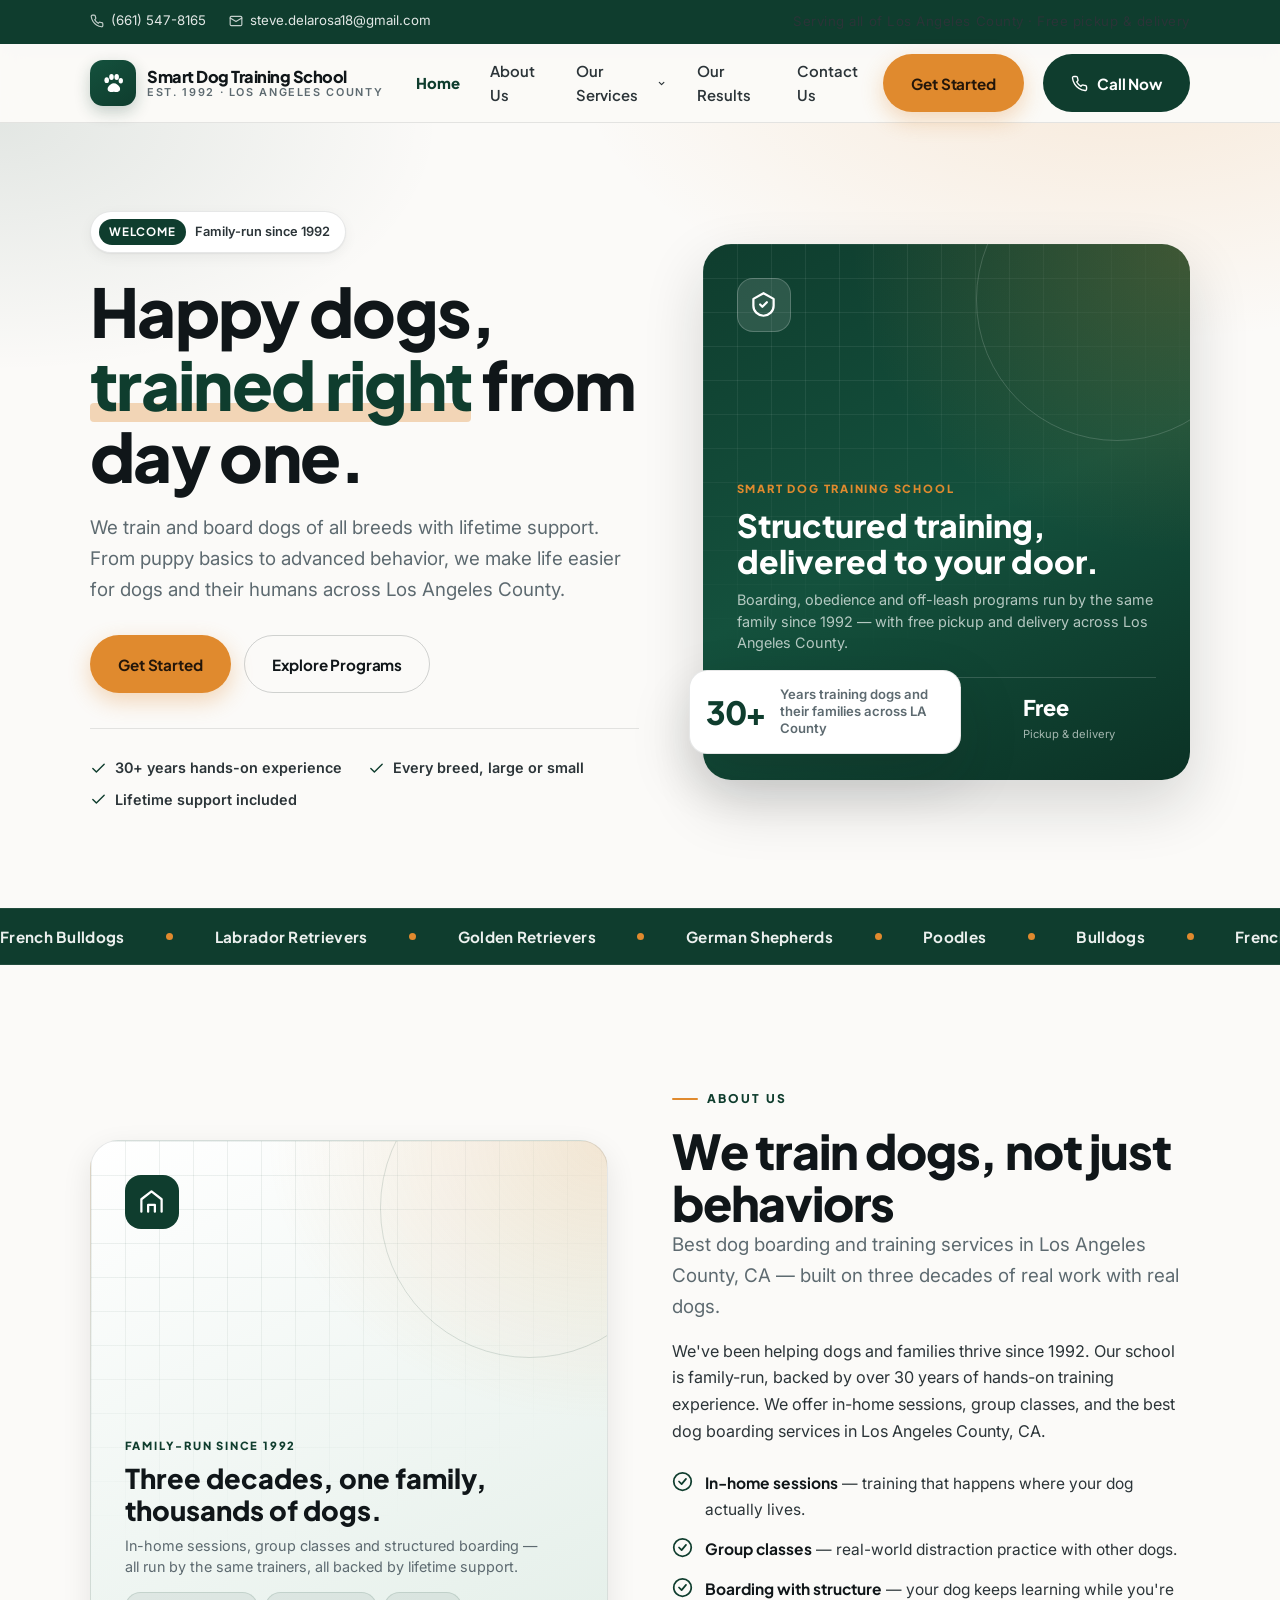
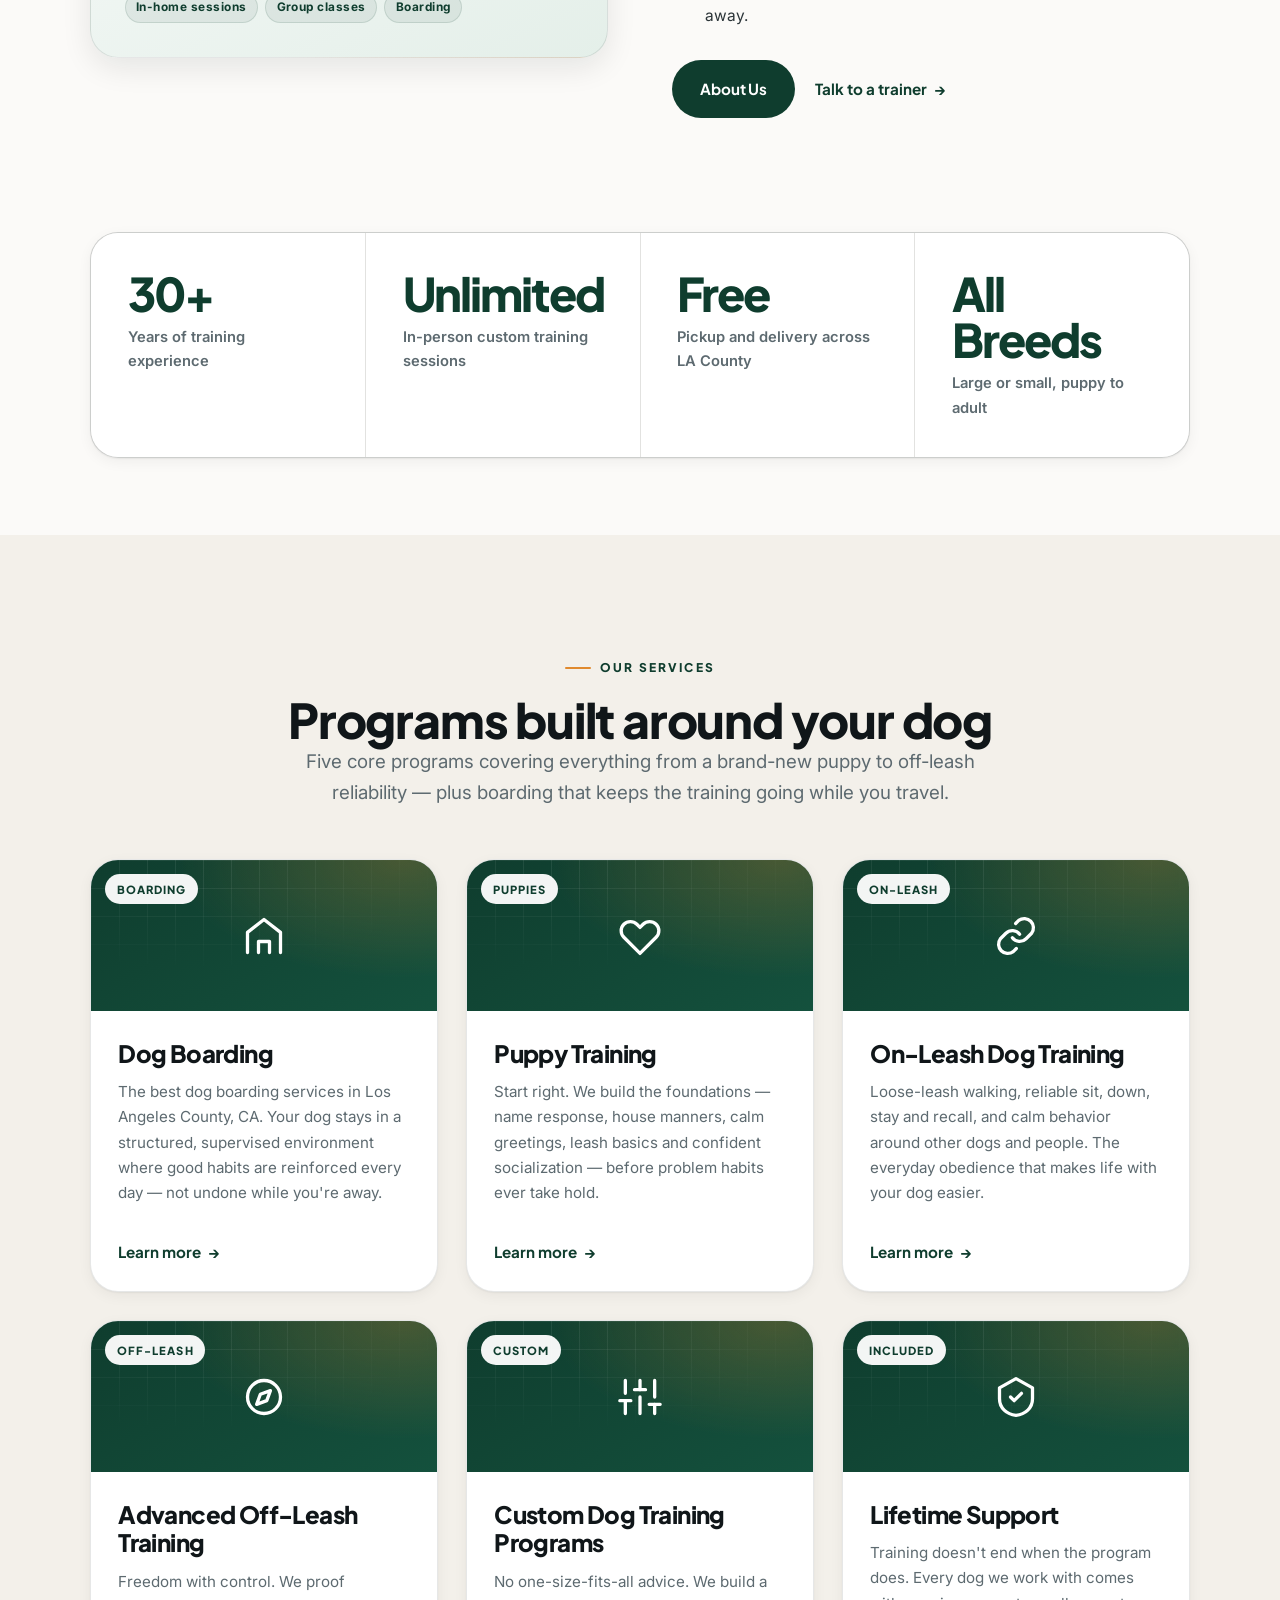
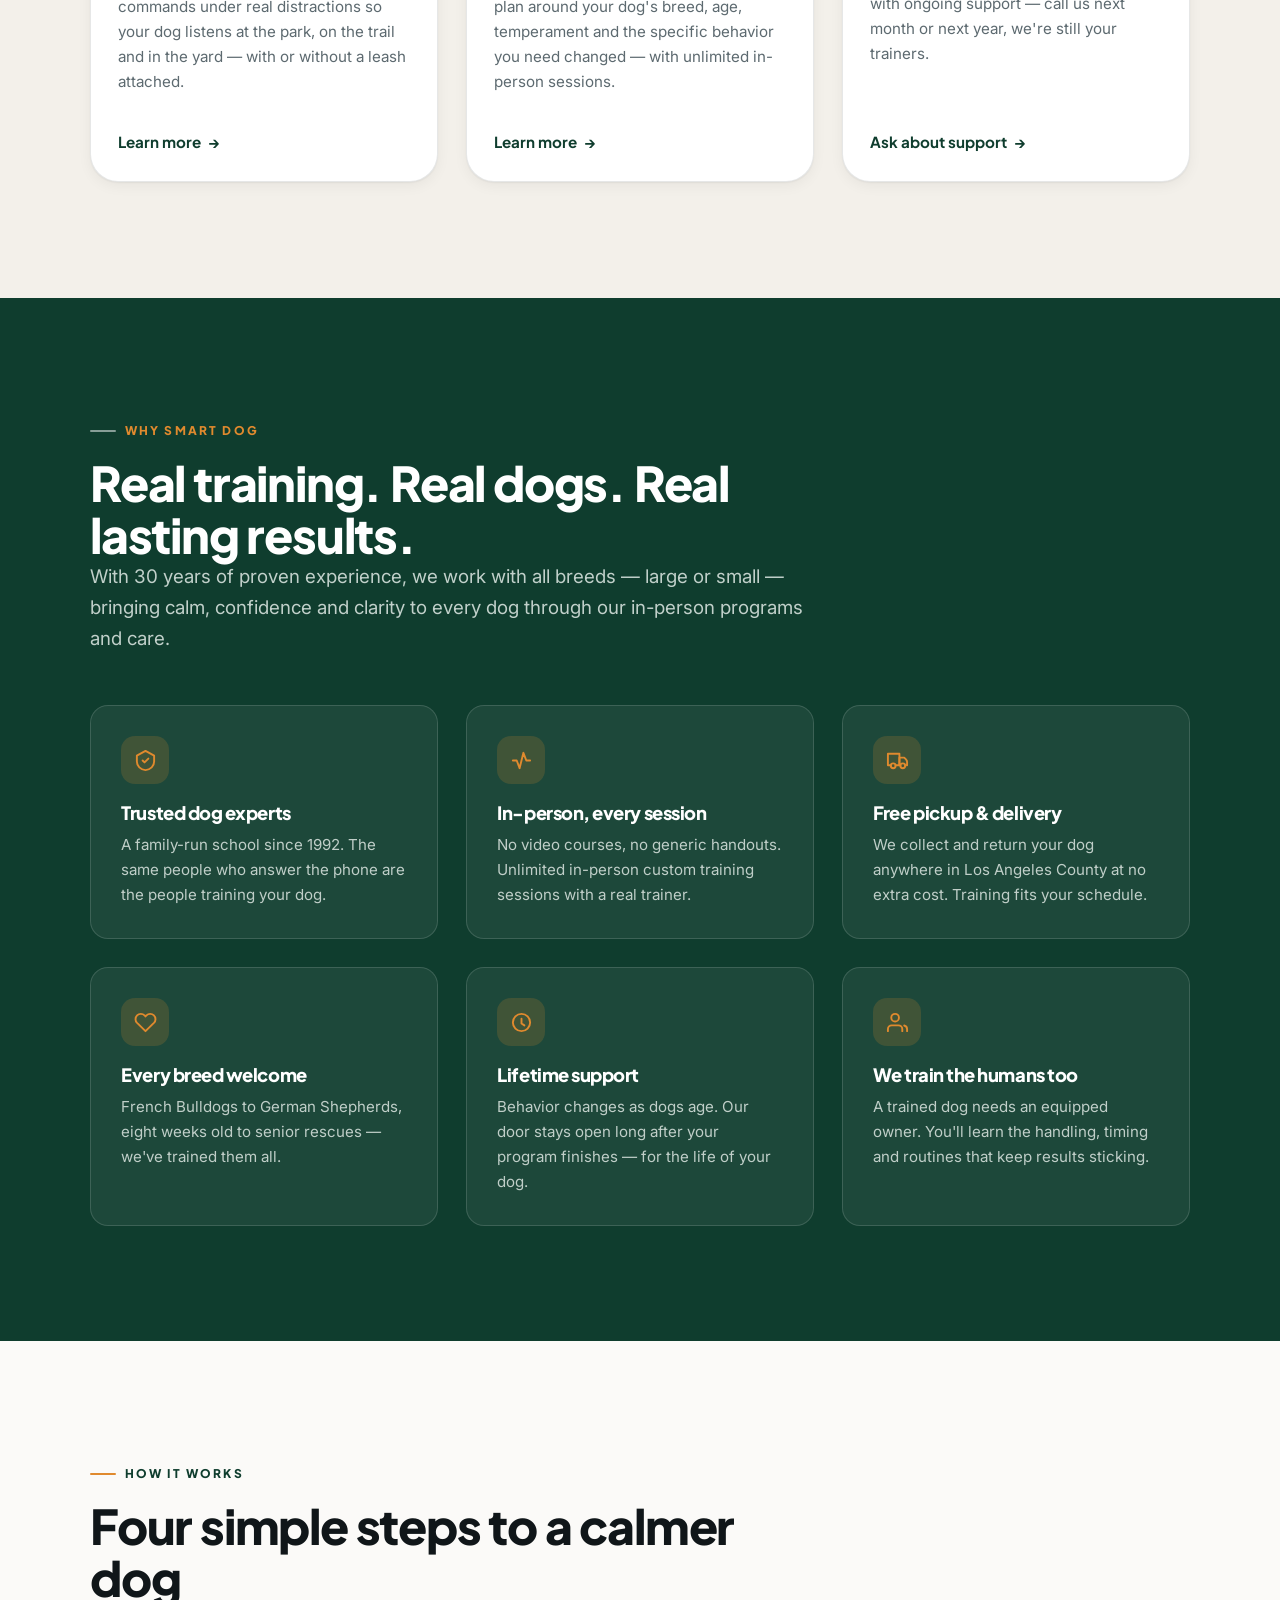
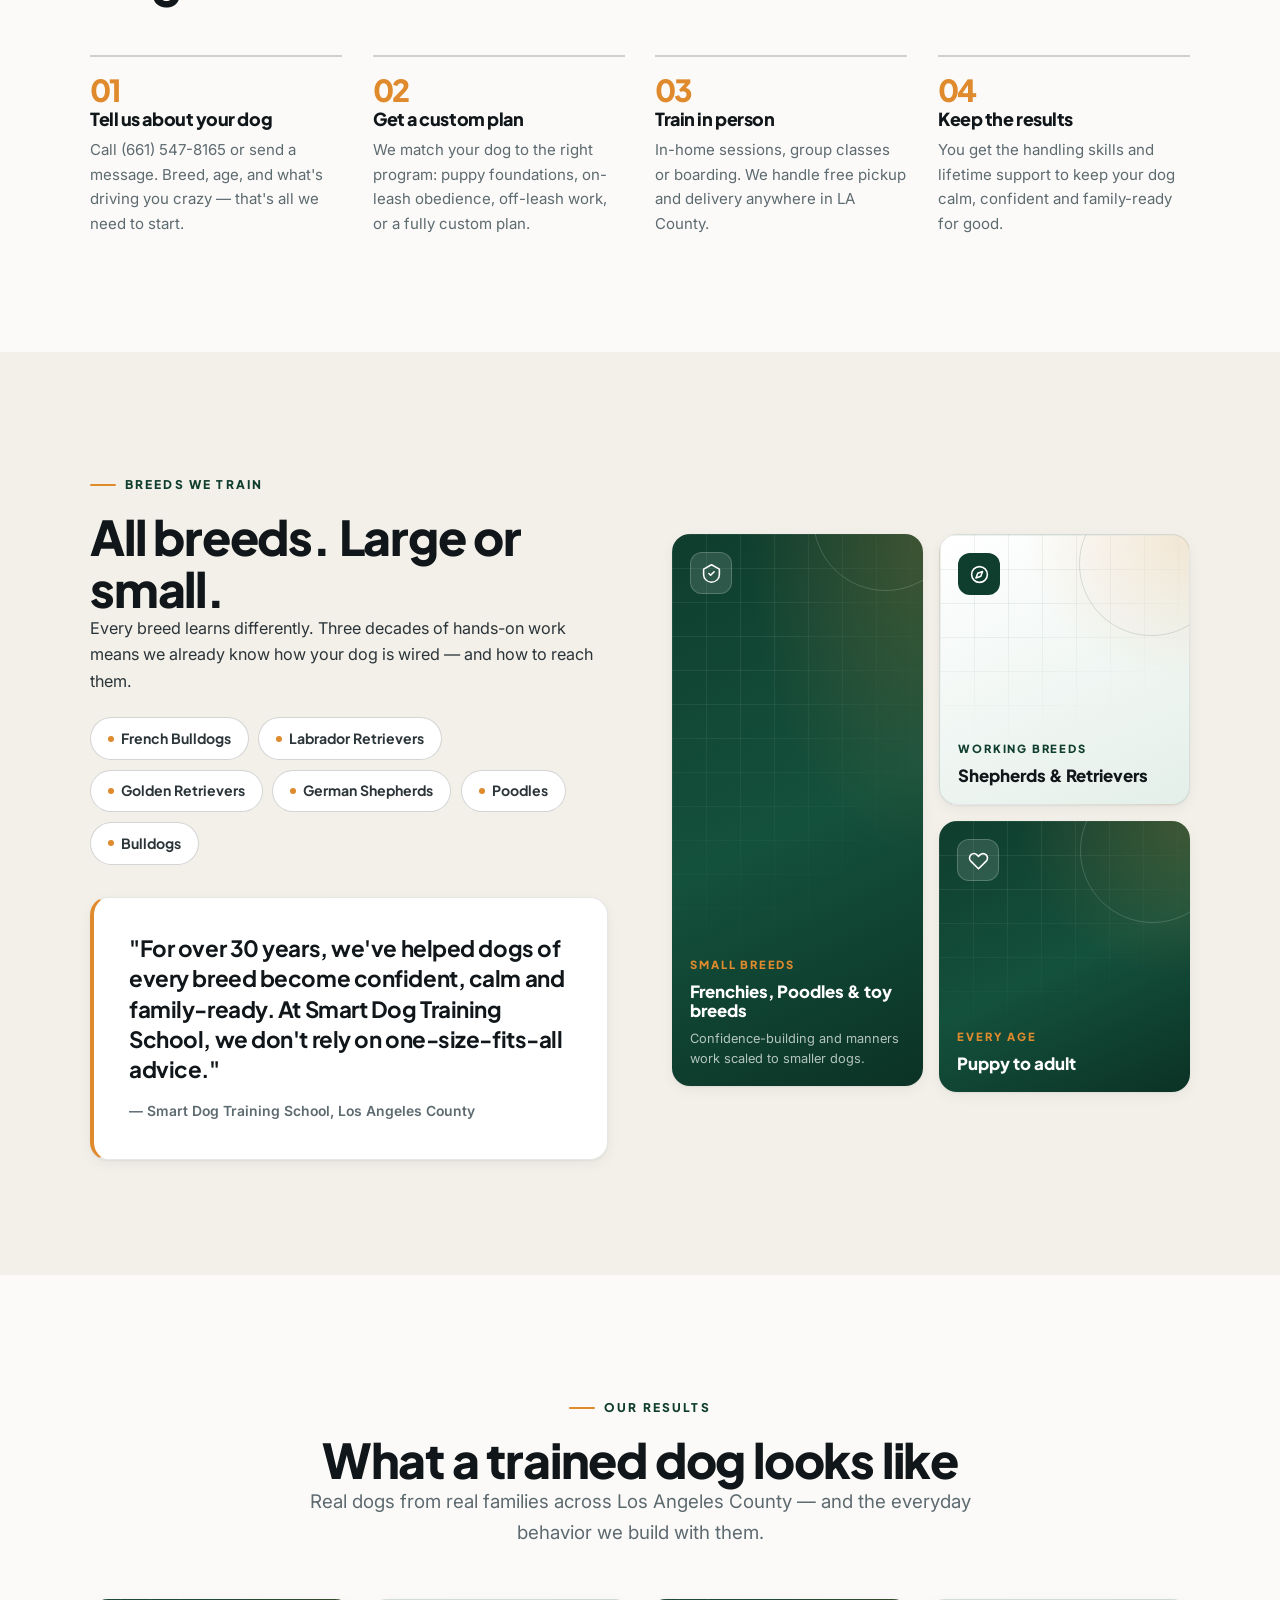
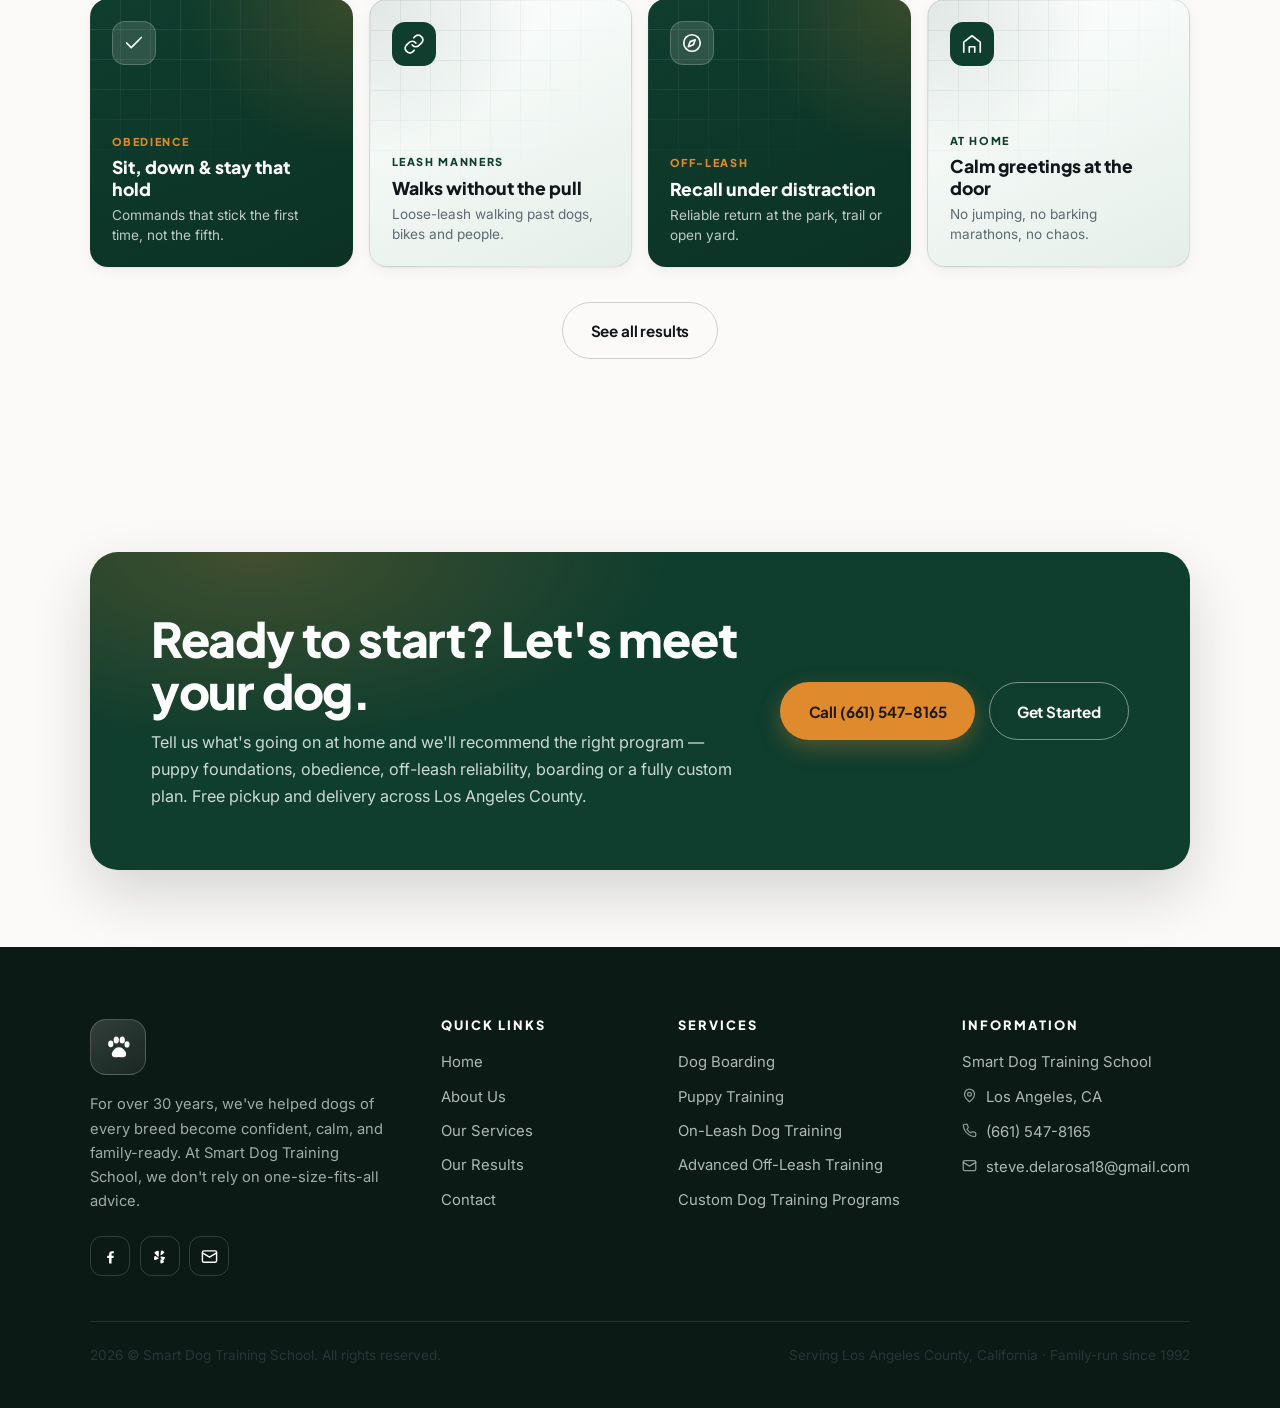
<file: index.html>
<!DOCTYPE html>
<html lang="en">
<head>
<meta charset="utf-8">
<meta name="viewport" content="width=device-width, initial-scale=1">
<title>Smart Dog Training School | Dog Training &amp; Boarding in Los Angeles County, CA</title>
<meta name="description" content="Family-run dog training and boarding in Los Angeles County since 1992. Puppy training, on-leash and advanced off-leash programs, custom plans, and free pickup and delivery across LA County. Call (661) 547-8165.">
<meta name="keywords" content="dog training Los Angeles County, dog boarding Los Angeles County, puppy training, off-leash training, on-leash dog training, Smart Dog Training School">
<meta name="author" content="Smart Dog Training School">
<meta name="theme-color" content="#0f3d2e">
<link rel="canonical" href="https://smartdogtrainingschool.com/">

<meta property="og:type" content="website">
<meta property="og:site_name" content="Smart Dog Training School">
<meta property="og:title" content="Smart Dog Training School | Dog Training &amp; Boarding in Los Angeles County">
<meta property="og:description" content="Happy dogs, trained right from day one. Over 30 years of hands-on training and boarding for every breed across Los Angeles County.">
<meta property="og:url" content="https://smartdogtrainingschool.com/">
<meta property="og:image" content="favicon.svg">
<meta name="twitter:card" content="summary_large_image">
<meta name="twitter:title" content="Smart Dog Training School | Dog Training &amp; Boarding in Los Angeles County">
<meta name="twitter:description" content="Happy dogs, trained right from day one. Over 30 years of hands-on training and boarding for every breed across Los Angeles County.">
<meta name="twitter:image" content="favicon.svg">

<link rel="icon" href="favicon.svg" type="image/svg+xml">
<link rel="apple-touch-icon" href="favicon.svg">
<link rel="preconnect" href="https://fonts.googleapis.com">
<link rel="preconnect" href="https://fonts.gstatic.com" crossorigin>
<link href="https://fonts.googleapis.com/css2?family=Inter:wght@400;500;600;700&family=Plus+Jakarta+Sans:wght@600;700;800&display=swap" rel="stylesheet">
<link rel="stylesheet" href="assets/css/styles.css">

<script type="application/ld+json">
{
  "@context": "https://schema.org",
  "@type": "LocalBusiness",
  "name": "Smart Dog Training School",
  "description": "Family-run dog training and boarding school serving Los Angeles County since 1992. Puppy training, on-leash training, advanced off-leash training, custom programs and dog boarding.",
  "url": "https://smartdogtrainingschool.com/",
  "telephone": "+1-661-547-8165",
  "email": "steve.delarosa18@gmail.com",
  "image": "https://smartdogtrainingschool.com/favicon.svg",
  "foundingDate": "1992",
  "address": { "@type": "PostalAddress", "addressLocality": "Los Angeles", "addressRegion": "CA", "addressCountry": "US" },
  "areaServed": { "@type": "AdministrativeArea", "name": "Los Angeles County, California" },
  "sameAs": [
    "https://www.facebook.com/p/Smart-Dog-Training-School-100063574960527/",
    "https://www.yelp.com/biz/smart-dog-training-school-palmdale"
  ]
}
</script>
</head>
<body>
<a class="skip-link" href="#content">Skip to content</a>

<div class="topbar">
  <div class="wrap topbar__inner">
    <ul class="topbar__list">
      <li>
        <a href="tel:+16615478165">
          <svg viewBox="0 0 24 24" fill="none" stroke="currentColor" stroke-width="2" stroke-linecap="round" stroke-linejoin="round" aria-hidden="true"><path d="M22 16.92v3a2 2 0 0 1-2.18 2 19.79 19.79 0 0 1-8.63-3.07 19.5 19.5 0 0 1-6-6A19.79 19.79 0 0 1 2.12 4.18 2 2 0 0 1 4.11 2h3a2 2 0 0 1 2 1.72c.13.96.36 1.9.7 2.81a2 2 0 0 1-.45 2.11L8.09 9.91a16 16 0 0 0 6 6l1.27-1.27a2 2 0 0 1 2.11-.45c.9.34 1.85.57 2.81.7A2 2 0 0 1 22 16.92z"/></svg>
          (661) 547-8165
        </a>
      </li>
      <li>
        <a href="mailto:steve.delarosa18@gmail.com">
          <svg viewBox="0 0 24 24" fill="none" stroke="currentColor" stroke-width="2" stroke-linecap="round" stroke-linejoin="round" aria-hidden="true"><rect x="2" y="4" width="20" height="16" rx="2"/><path d="m22 7-10 6L2 7"/></svg>
          steve.delarosa18@gmail.com
        </a>
      </li>
    </ul>
    <p class="topbar__note">Serving all of Los Angeles County &middot; Free pickup &amp; delivery</p>
  </div>
</div>

<header class="header">
  <nav class="wrap nav" aria-label="Main navigation">
    <a class="brand" href="index.html">
      <span class="brand__mark" aria-hidden="true"><svg viewBox="0 0 24 24" fill="currentColor" aria-hidden="true"><ellipse cx="6.2" cy="9.4" rx="2.1" ry="2.7"/><ellipse cx="10.6" cy="6.4" rx="2.1" ry="2.8"/><ellipse cx="15.4" cy="6.4" rx="2.1" ry="2.8"/><ellipse cx="19.2" cy="9.9" rx="2" ry="2.5"/><path d="M12.8 12.2c2.4 0 4 1.7 5.1 3.3 1.3 1.9.6 4.4-1.7 4.7-1.2.2-2.3-.2-3.4-.2s-2.2.4-3.4.2c-2.3-.3-3-2.8-1.7-4.7 1.1-1.6 2.7-3.3 5.1-3.3z"/></svg></span>
      <span class="brand__text">
        <span class="brand__name">Smart Dog Training School</span>
        <span class="brand__tag">Est. 1992 &middot; Los Angeles County</span>
      </span>
    </a>

    <ul class="nav__menu" id="primary-menu">
      <li><a class="nav__link" href="index.html" aria-current="page">Home</a></li>
      <li><a class="nav__link" href="about.html">About Us</a></li>
      <li class="has-dropdown">
        <a class="nav__link" href="services.html">Our Services
          <svg viewBox="0 0 24 24" fill="none" stroke="currentColor" stroke-width="3" stroke-linecap="round" stroke-linejoin="round" aria-hidden="true"><path d="m6 9 6 6 6-6"/></svg>
        </a>
        <div class="dropdown">
          <a href="services.html#dog-boarding">Dog Boarding</a>
          <a href="services.html#puppy-training">Puppy Training</a>
          <a href="services.html#on-leash">On-Leash Dog Training</a>
          <a href="services.html#off-leash">Advanced Off-Leash Training</a>
          <a href="services.html#custom">Custom Dog Training Programs</a>
        </div>
      </li>
      <li><a class="nav__link" href="gallery.html">Our Results</a></li>
      <li><a class="nav__link" href="contact.html">Contact Us</a></li>
      <li><a class="btn btn--primary" href="contact.html">Get Started</a></li>
    </ul>

    <div class="nav__cta">
      <a class="btn btn--dark" href="tel:+16615478165">
        <svg viewBox="0 0 24 24" fill="none" stroke="currentColor" stroke-width="2" stroke-linecap="round" stroke-linejoin="round" aria-hidden="true"><path d="M22 16.92v3a2 2 0 0 1-2.18 2 19.79 19.79 0 0 1-8.63-3.07 19.5 19.5 0 0 1-6-6A19.79 19.79 0 0 1 2.12 4.18 2 2 0 0 1 4.11 2h3a2 2 0 0 1 2 1.72c.13.96.36 1.9.7 2.81a2 2 0 0 1-.45 2.11L8.09 9.91a16 16 0 0 0 6 6l1.27-1.27a2 2 0 0 1 2.11-.45c.9.34 1.85.57 2.81.7A2 2 0 0 1 22 16.92z"/></svg>
        Call Now
      </a>
      <button class="nav__toggle" type="button" aria-label="Toggle navigation menu" aria-expanded="false" aria-controls="primary-menu">
        <span></span><span></span><span></span>
      </button>
    </div>
  </nav>
</header>

<main id="content">

  <!-- ================= HERO ================= -->
  <section class="hero">
    <div class="wrap hero__grid">
      <div class="hero__copy reveal">
        <span class="hero__badge"><b>WELCOME</b> Family-run since 1992</span>
        <h1>Happy dogs, <em>trained right</em> from day one.</h1>
        <p class="lead">We train and board dogs of all breeds with lifetime support. From puppy basics to advanced behavior, we make life easier for dogs and their humans across Los Angeles County.</p>
        <div class="btn-row">
          <a class="btn btn--primary" href="contact.html">Get Started</a>
          <a class="btn btn--ghost" href="services.html">Explore Programs</a>
        </div>
        <ul class="hero__proof">
          <li>
            <svg viewBox="0 0 24 24" fill="none" stroke="currentColor" stroke-width="2" stroke-linecap="round" stroke-linejoin="round" aria-hidden="true"><path d="M20 6 9 17l-5-5"/></svg>
            30+ years hands-on experience
          </li>
          <li>
            <svg viewBox="0 0 24 24" fill="none" stroke="currentColor" stroke-width="2" stroke-linecap="round" stroke-linejoin="round" aria-hidden="true"><path d="M20 6 9 17l-5-5"/></svg>
            Every breed, large or small
          </li>
          <li>
            <svg viewBox="0 0 24 24" fill="none" stroke="currentColor" stroke-width="2" stroke-linecap="round" stroke-linejoin="round" aria-hidden="true"><path d="M20 6 9 17l-5-5"/></svg>
            Lifetime support included
          </li>
        </ul>
      </div>

      <div class="hero__media reveal" data-delay="120">
        <div class="mpanel mpanel--tall hero__panel">
          <span class="mpanel__icon" aria-hidden="true">
            <svg viewBox="0 0 24 24" fill="none" stroke="currentColor" stroke-width="2" stroke-linecap="round" stroke-linejoin="round"><path d="M12 2 3 7v6c0 5 3.8 8.5 9 9 5.2-.5 9-4 9-9V7z"/><path d="m9 12 2 2 4-4"/></svg>
          </span>
          <span class="mpanel__eyebrow">Smart Dog Training School</span>
          <p class="mpanel__title">Structured training, delivered to your door.</p>
          <p class="mpanel__text">Boarding, obedience and off-leash programs run by the same family since 1992 — with free pickup and delivery across Los Angeles County.</p>
          <div class="hero__figures">
            <div class="hero__figure"><b>1992</b><span>Family-run since</span></div>
            <div class="hero__figure"><b>All</b><span>Breeds &amp; ages</span></div>
            <div class="hero__figure"><b>Free</b><span>Pickup &amp; delivery</span></div>
          </div>
        </div>
        <div class="hero__card">
          <span class="hero__card-num" data-count="30" data-suffix="+">30+</span>
          <span class="hero__card-txt">Years training dogs and their families across LA County</span>
        </div>
      </div>
    </div>
  </section>

  <!-- ================= BREED MARQUEE ================= -->
  <div class="marquee" aria-hidden="true">
    <div class="marquee__track">
      <span>French Bulldogs</span><span>Labrador Retrievers</span><span>Golden Retrievers</span><span>German Shepherds</span><span>Poodles</span><span>Bulldogs</span>
      <span>French Bulldogs</span><span>Labrador Retrievers</span><span>Golden Retrievers</span><span>German Shepherds</span><span>Poodles</span><span>Bulldogs</span>
    </div>
  </div>
  <p class="sr-only">Breeds we work with regularly: French Bulldogs, Labrador Retrievers, Golden Retrievers, German Shepherds, Poodles and Bulldogs.</p>

  <!-- ================= ABOUT ================= -->
  <section class="section">
    <div class="wrap split">
      <div class="split__media reveal">
        <div class="mpanel mpanel--light">
          <span class="mpanel__icon" aria-hidden="true">
            <svg viewBox="0 0 24 24" fill="none" stroke="currentColor" stroke-width="2" stroke-linecap="round" stroke-linejoin="round"><path d="M3 21V10l9-7 9 7v11"/><path d="M9 21v-6h6v6"/></svg>
          </span>
          <span class="mpanel__eyebrow">Family-run since 1992</span>
          <p class="mpanel__title">Three decades, one family, thousands of dogs.</p>
          <p class="mpanel__text">In-home sessions, group classes and structured boarding — all run by the same trainers, all backed by lifetime support.</p>
          <div class="mpanel__meta">
            <span>In-home sessions</span><span>Group classes</span><span>Boarding</span>
          </div>
        </div>
      </div>
      <div class="reveal" data-delay="110">
        <span class="eyebrow">About Us</span>
        <h2>We train dogs, not just behaviors</h2>
        <p class="lead">Best dog boarding and training services in Los Angeles County, CA — built on three decades of real work with real dogs.</p>
        <p>We've been helping dogs and families thrive since 1992. Our school is family-run, backed by over 30 years of hands-on training experience. We offer in-home sessions, group classes, and the best dog boarding services in Los Angeles County, CA.</p>
        <ul class="check-list">
          <li>
            <svg viewBox="0 0 24 24" fill="none" stroke="currentColor" stroke-width="2" stroke-linecap="round" stroke-linejoin="round" aria-hidden="true"><circle cx="12" cy="12" r="10"/><path d="m8 12 3 3 5-6"/></svg>
            <span><b>In-home sessions</b> — training that happens where your dog actually lives.</span>
          </li>
          <li>
            <svg viewBox="0 0 24 24" fill="none" stroke="currentColor" stroke-width="2" stroke-linecap="round" stroke-linejoin="round" aria-hidden="true"><circle cx="12" cy="12" r="10"/><path d="m8 12 3 3 5-6"/></svg>
            <span><b>Group classes</b> — real-world distraction practice with other dogs.</span>
          </li>
          <li>
            <svg viewBox="0 0 24 24" fill="none" stroke="currentColor" stroke-width="2" stroke-linecap="round" stroke-linejoin="round" aria-hidden="true"><circle cx="12" cy="12" r="10"/><path d="m8 12 3 3 5-6"/></svg>
            <span><b>Boarding with structure</b> — your dog keeps learning while you're away.</span>
          </li>
        </ul>
        <div class="btn-row">
          <a class="btn btn--dark" href="about.html">About Us</a>
          <a class="text-link" href="contact.html" style="padding:0.95rem 0.4rem;">Talk to a trainer <span aria-hidden="true">&rarr;</span></a>
        </div>
      </div>
    </div>
  </section>

  <!-- ================= STATS ================= -->
  <section class="section section--tight" style="padding-top:0;">
    <div class="wrap">
      <div class="stats reveal">
        <div class="stat">
          <div class="stat__num"><span data-count="30" data-suffix="+">30+</span></div>
          <p class="stat__label">Years of training experience</p>
        </div>
        <div class="stat">
          <div class="stat__num">Unlimited</div>
          <p class="stat__label">In-person custom training sessions</p>
        </div>
        <div class="stat">
          <div class="stat__num">Free</div>
          <p class="stat__label">Pickup and delivery across LA County</p>
        </div>
        <div class="stat">
          <div class="stat__num">All Breeds</div>
          <p class="stat__label">Large or small, puppy to adult</p>
        </div>
      </div>
    </div>
  </section>

  <!-- ================= SERVICES ================= -->
  <section class="section section--alt" id="services">
    <div class="wrap">
      <div class="section-head center reveal">
        <span class="eyebrow">Our Services</span>
        <h2>Programs built around your dog</h2>
        <p class="lead">Five core programs covering everything from a brand-new puppy to off-leash reliability — plus boarding that keeps the training going while you travel.</p>
      </div>

      <div class="card-grid">
        <article class="service reveal">
          <div class="service__banner">
            <svg viewBox="0 0 24 24" fill="none" stroke="currentColor" stroke-width="1.8" stroke-linecap="round" stroke-linejoin="round" aria-hidden="true"><path d="M3 21V10l9-7 9 7v11"/><path d="M9 21v-6h6v6"/></svg>
            <span class="service__tag">Boarding</span>
          </div>
          <div class="service__body">
            <h3>Dog Boarding</h3>
            <p>The best dog boarding services in Los Angeles County, CA. Your dog stays in a structured, supervised environment where good habits are reinforced every day — not undone while you're away.</p>
            <a class="text-link" href="services.html#dog-boarding">Learn more <span aria-hidden="true">&rarr;</span></a>
          </div>
        </article>

        <article class="service reveal" data-delay="80">
          <div class="service__banner">
            <svg viewBox="0 0 24 24" fill="none" stroke="currentColor" stroke-width="1.8" stroke-linecap="round" stroke-linejoin="round" aria-hidden="true"><path d="M20.8 5.6a5 5 0 0 0-7.1 0L12 7.3l-1.7-1.7a5 5 0 1 0-7.1 7.1l8.8 8.8 8.8-8.8a5 5 0 0 0 0-7.1z"/></svg>
            <span class="service__tag">Puppies</span>
          </div>
          <div class="service__body">
            <h3>Puppy Training</h3>
            <p>Start right. We build the foundations — name response, house manners, calm greetings, leash basics and confident socialization — before problem habits ever take hold.</p>
            <a class="text-link" href="services.html#puppy-training">Learn more <span aria-hidden="true">&rarr;</span></a>
          </div>
        </article>

        <article class="service reveal" data-delay="160">
          <div class="service__banner">
            <svg viewBox="0 0 24 24" fill="none" stroke="currentColor" stroke-width="1.8" stroke-linecap="round" stroke-linejoin="round" aria-hidden="true"><path d="M10 13a5 5 0 0 0 7.5.5l3-3a5 5 0 0 0-7-7l-1.7 1.7"/><path d="M14 11a5 5 0 0 0-7.5-.5l-3 3a5 5 0 0 0 7 7l1.7-1.7"/></svg>
            <span class="service__tag">On-Leash</span>
          </div>
          <div class="service__body">
            <h3>On-Leash Dog Training</h3>
            <p>Loose-leash walking, reliable sit, down, stay and recall, and calm behavior around other dogs and people. The everyday obedience that makes life with your dog easier.</p>
            <a class="text-link" href="services.html#on-leash">Learn more <span aria-hidden="true">&rarr;</span></a>
          </div>
        </article>

        <article class="service reveal">
          <div class="service__banner">
            <svg viewBox="0 0 24 24" fill="none" stroke="currentColor" stroke-width="1.8" stroke-linecap="round" stroke-linejoin="round" aria-hidden="true"><circle cx="12" cy="12" r="9"/><path d="m15.5 8.5-2 5.5-5.5 2 2-5.5z"/></svg>
            <span class="service__tag">Off-Leash</span>
          </div>
          <div class="service__body">
            <h3>Advanced Off-Leash Training</h3>
            <p>Freedom with control. We proof commands under real distractions so your dog listens at the park, on the trail and in the yard — with or without a leash attached.</p>
            <a class="text-link" href="services.html#off-leash">Learn more <span aria-hidden="true">&rarr;</span></a>
          </div>
        </article>

        <article class="service reveal" data-delay="80">
          <div class="service__banner">
            <svg viewBox="0 0 24 24" fill="none" stroke="currentColor" stroke-width="1.8" stroke-linecap="round" stroke-linejoin="round" aria-hidden="true"><path d="M4 21v-7M4 10V3M12 21v-9M12 8V3M20 21v-5M20 12V3"/><path d="M1 14h6M9 8h6M17 16h6"/></svg>
            <span class="service__tag">Custom</span>
          </div>
          <div class="service__body">
            <h3>Custom Dog Training Programs</h3>
            <p>No one-size-fits-all advice. We build a plan around your dog's breed, age, temperament and the specific behavior you need changed — with unlimited in-person sessions.</p>
            <a class="text-link" href="services.html#custom">Learn more <span aria-hidden="true">&rarr;</span></a>
          </div>
        </article>

        <article class="service reveal" data-delay="160">
          <div class="service__banner">
            <svg viewBox="0 0 24 24" fill="none" stroke="currentColor" stroke-width="1.8" stroke-linecap="round" stroke-linejoin="round" aria-hidden="true"><path d="M12 2 3 7v6c0 5 3.8 8.5 9 9 5.2-.5 9-4 9-9V7z"/><path d="m9 12 2 2 4-4"/></svg>
            <span class="service__tag">Included</span>
          </div>
          <div class="service__body">
            <h3>Lifetime Support</h3>
            <p>Training doesn't end when the program does. Every dog we work with comes with ongoing support — call us next month or next year, we're still your trainers.</p>
            <a class="text-link" href="contact.html">Ask about support <span aria-hidden="true">&rarr;</span></a>
          </div>
        </article>
      </div>
    </div>
  </section>

  <!-- ================= WHY US ================= -->
  <section class="section section--ink">
    <div class="wrap">
      <div class="section-head reveal">
        <span class="eyebrow">Why Smart Dog</span>
        <h2>Real training. Real dogs. Real lasting results.</h2>
        <p class="lead">With 30 years of proven experience, we work with all breeds — large or small — bringing calm, confidence and clarity to every dog through our in-person programs and care.</p>
      </div>

      <div class="card-grid">
        <div class="feature reveal">
          <div class="feature__icon">
            <svg viewBox="0 0 24 24" fill="none" stroke="currentColor" stroke-width="2" stroke-linecap="round" stroke-linejoin="round" aria-hidden="true"><path d="M12 2 3 7v6c0 5 3.8 8.5 9 9 5.2-.5 9-4 9-9V7z"/><path d="m9 12 2 2 4-4"/></svg>
          </div>
          <h3>Trusted dog experts</h3>
          <p>A family-run school since 1992. The same people who answer the phone are the people training your dog.</p>
        </div>

        <div class="feature reveal" data-delay="80">
          <div class="feature__icon">
            <svg viewBox="0 0 24 24" fill="none" stroke="currentColor" stroke-width="2" stroke-linecap="round" stroke-linejoin="round" aria-hidden="true"><path d="M3 12h4l3 8 4-16 3 8h4"/></svg>
          </div>
          <h3>In-person, every session</h3>
          <p>No video courses, no generic handouts. Unlimited in-person custom training sessions with a real trainer.</p>
        </div>

        <div class="feature reveal" data-delay="160">
          <div class="feature__icon">
            <svg viewBox="0 0 24 24" fill="none" stroke="currentColor" stroke-width="2" stroke-linecap="round" stroke-linejoin="round" aria-hidden="true"><path d="M10 17h4V5H2v12h3"/><path d="M20 17h2v-3.34a4 4 0 0 0-1.17-2.83L19 9h-5v8h1"/><circle cx="7.5" cy="17.5" r="2.5"/><circle cx="17.5" cy="17.5" r="2.5"/></svg>
          </div>
          <h3>Free pickup &amp; delivery</h3>
          <p>We collect and return your dog anywhere in Los Angeles County at no extra cost. Training fits your schedule.</p>
        </div>

        <div class="feature reveal">
          <div class="feature__icon">
            <svg viewBox="0 0 24 24" fill="none" stroke="currentColor" stroke-width="2" stroke-linecap="round" stroke-linejoin="round" aria-hidden="true"><path d="M20.8 4.6a5.5 5.5 0 0 0-7.8 0L12 5.7l-1-1.1a5.5 5.5 0 0 0-7.8 7.8l1.1 1L12 21l7.7-7.6 1.1-1a5.5 5.5 0 0 0 0-7.8z"/></svg>
          </div>
          <h3>Every breed welcome</h3>
          <p>French Bulldogs to German Shepherds, eight weeks old to senior rescues — we've trained them all.</p>
        </div>

        <div class="feature reveal" data-delay="80">
          <div class="feature__icon">
            <svg viewBox="0 0 24 24" fill="none" stroke="currentColor" stroke-width="2" stroke-linecap="round" stroke-linejoin="round" aria-hidden="true"><path d="M12 8v5l3 2"/><circle cx="12" cy="12" r="9"/></svg>
          </div>
          <h3>Lifetime support</h3>
          <p>Behavior changes as dogs age. Our door stays open long after your program finishes — for the life of your dog.</p>
        </div>

        <div class="feature reveal" data-delay="160">
          <div class="feature__icon">
            <svg viewBox="0 0 24 24" fill="none" stroke="currentColor" stroke-width="2" stroke-linecap="round" stroke-linejoin="round" aria-hidden="true"><path d="M17 21v-2a4 4 0 0 0-4-4H6a4 4 0 0 0-4 4v2"/><circle cx="9.5" cy="7" r="4"/><path d="M22 21v-2a4 4 0 0 0-3-3.87"/></svg>
          </div>
          <h3>We train the humans too</h3>
          <p>A trained dog needs an equipped owner. You'll learn the handling, timing and routines that keep results sticking.</p>
        </div>
      </div>
    </div>
  </section>

  <!-- ================= PROCESS ================= -->
  <section class="section">
    <div class="wrap">
      <div class="section-head reveal">
        <span class="eyebrow">How It Works</span>
        <h2>Four simple steps to a calmer dog</h2>
      </div>
      <div class="steps">
        <div class="step reveal">
          <h3>Tell us about your dog</h3>
          <p>Call (661) 547-8165 or send a message. Breed, age, and what's driving you crazy — that's all we need to start.</p>
        </div>
        <div class="step reveal" data-delay="80">
          <h3>Get a custom plan</h3>
          <p>We match your dog to the right program: puppy foundations, on-leash obedience, off-leash work, or a fully custom plan.</p>
        </div>
        <div class="step reveal" data-delay="160">
          <h3>Train in person</h3>
          <p>In-home sessions, group classes or boarding. We handle free pickup and delivery anywhere in LA County.</p>
        </div>
        <div class="step reveal" data-delay="240">
          <h3>Keep the results</h3>
          <p>You get the handling skills and lifetime support to keep your dog calm, confident and family-ready for good.</p>
        </div>
      </div>
    </div>
  </section>

  <!-- ================= BREEDS + QUOTE ================= -->
  <section class="section section--alt">
    <div class="wrap split">
      <div class="reveal">
        <span class="eyebrow">Breeds We Train</span>
        <h2>All breeds. Large or small.</h2>
        <p>Every breed learns differently. Three decades of hands-on work means we already know how your dog is wired — and how to reach them.</p>
        <ul class="chips" style="margin-top:1.4rem;">
          <li class="chip">French Bulldogs</li>
          <li class="chip">Labrador Retrievers</li>
          <li class="chip">Golden Retrievers</li>
          <li class="chip">German Shepherds</li>
          <li class="chip">Poodles</li>
          <li class="chip">Bulldogs</li>
        </ul>
        <div class="quote reveal" style="margin-top:2rem;">
          <p>"For over 30 years, we've helped dogs of every breed become confident, calm and family-ready. At Smart Dog Training School, we don't rely on one-size-fits-all advice."</p>
          <cite>— Smart Dog Training School, Los Angeles County</cite>
        </div>
      </div>
      <div class="split__media panel-stack reveal" data-delay="120">
        <div class="mpanel">
          <span class="mpanel__icon" aria-hidden="true">
            <svg viewBox="0 0 24 24" fill="none" stroke="currentColor" stroke-width="1.8" stroke-linecap="round" stroke-linejoin="round"><path d="M12 2 3 7v6c0 5 3.8 8.5 9 9 5.2-.5 9-4 9-9V7z"/><path d="m9 12 2 2 4-4"/></svg>
          </span>
          <span class="mpanel__eyebrow">Small breeds</span>
          <p class="mpanel__title">Frenchies, Poodles &amp; toy breeds</p>
          <p class="mpanel__text">Confidence-building and manners work scaled to smaller dogs.</p>
        </div>
        <div class="mpanel mpanel--light">
          <span class="mpanel__icon" aria-hidden="true">
            <svg viewBox="0 0 24 24" fill="none" stroke="currentColor" stroke-width="1.8" stroke-linecap="round" stroke-linejoin="round"><circle cx="12" cy="12" r="9"/><path d="m15.5 8.5-2 5.5-5.5 2 2-5.5z"/></svg>
          </span>
          <span class="mpanel__eyebrow">Working breeds</span>
          <p class="mpanel__title">Shepherds &amp; Retrievers</p>
        </div>
        <div class="mpanel">
          <span class="mpanel__icon" aria-hidden="true">
            <svg viewBox="0 0 24 24" fill="none" stroke="currentColor" stroke-width="1.8" stroke-linecap="round" stroke-linejoin="round"><path d="M20.8 5.6a5 5 0 0 0-7.1 0L12 7.3l-1.7-1.7a5 5 0 1 0-7.1 7.1l8.8 8.8 8.8-8.8a5 5 0 0 0 0-7.1z"/></svg>
          </span>
          <span class="mpanel__eyebrow">Every age</span>
          <p class="mpanel__title">Puppy to adult</p>
        </div>
      </div>
    </div>
  </section>

  <!-- ================= GALLERY PREVIEW ================= -->
  <section class="section">
    <div class="wrap">
      <div class="section-head center reveal">
        <span class="eyebrow">Our Results</span>
        <h2>What a trained dog looks like</h2>
        <p class="lead">Real dogs from real families across Los Angeles County — and the everyday behavior we build with them.</p>
      </div>
      <div class="tile-grid reveal">
        <div class="tile">
          <span class="tile__icon" aria-hidden="true">
            <svg viewBox="0 0 24 24" fill="none" stroke="currentColor" stroke-width="1.8" stroke-linecap="round" stroke-linejoin="round"><path d="M20 6 9 17l-5-5"/></svg>
          </span>
          <span class="tile__label">Obedience</span>
          <p class="tile__title">Sit, down &amp; stay that hold</p>
          <p class="tile__text">Commands that stick the first time, not the fifth.</p>
        </div>
        <div class="tile tile--alt">
          <span class="tile__icon" aria-hidden="true">
            <svg viewBox="0 0 24 24" fill="none" stroke="currentColor" stroke-width="1.8" stroke-linecap="round" stroke-linejoin="round"><path d="M10 13a5 5 0 0 0 7.5.5l3-3a5 5 0 0 0-7-7l-1.7 1.7"/><path d="M14 11a5 5 0 0 0-7.5-.5l-3 3a5 5 0 0 0 7 7l1.7-1.7"/></svg>
          </span>
          <span class="tile__label">Leash manners</span>
          <p class="tile__title">Walks without the pull</p>
          <p class="tile__text">Loose-leash walking past dogs, bikes and people.</p>
        </div>
        <div class="tile">
          <span class="tile__icon" aria-hidden="true">
            <svg viewBox="0 0 24 24" fill="none" stroke="currentColor" stroke-width="1.8" stroke-linecap="round" stroke-linejoin="round"><circle cx="12" cy="12" r="9"/><path d="m15.5 8.5-2 5.5-5.5 2 2-5.5z"/></svg>
          </span>
          <span class="tile__label">Off-leash</span>
          <p class="tile__title">Recall under distraction</p>
          <p class="tile__text">Reliable return at the park, trail or open yard.</p>
        </div>
        <div class="tile tile--alt">
          <span class="tile__icon" aria-hidden="true">
            <svg viewBox="0 0 24 24" fill="none" stroke="currentColor" stroke-width="1.8" stroke-linecap="round" stroke-linejoin="round"><path d="M3 21V10l9-7 9 7v11"/><path d="M9 21v-6h6v6"/></svg>
          </span>
          <span class="tile__label">At home</span>
          <p class="tile__title">Calm greetings at the door</p>
          <p class="tile__text">No jumping, no barking marathons, no chaos.</p>
        </div>
      </div>
      <div class="btn-row reveal" style="justify-content:center;margin-top:2.2rem;">
        <a class="btn btn--ghost" href="gallery.html">See all results</a>
      </div>
    </div>
  </section>

  <!-- ================= CTA ================= -->
  <section class="section section--tight">
    <div class="wrap">
      <div class="cta reveal">
        <div>
          <h2>Ready to start? Let's meet your dog.</h2>
          <p>Tell us what's going on at home and we'll recommend the right program — puppy foundations, obedience, off-leash reliability, boarding or a fully custom plan. Free pickup and delivery across Los Angeles County.</p>
        </div>
        <div class="btn-row">
          <a class="btn btn--primary" href="tel:+16615478165">Call (661) 547-8165</a>
          <a class="btn btn--outline-light" href="contact.html">Get Started</a>
        </div>
      </div>
    </div>
  </section>

</main>

<footer class="footer">
  <div class="wrap">
    <div class="footer__grid">
      <div class="footer__brand">
        <span class="brand__mark" aria-hidden="true"><svg viewBox="0 0 24 24" fill="currentColor" aria-hidden="true"><ellipse cx="6.2" cy="9.4" rx="2.1" ry="2.7"/><ellipse cx="10.6" cy="6.4" rx="2.1" ry="2.8"/><ellipse cx="15.4" cy="6.4" rx="2.1" ry="2.8"/><ellipse cx="19.2" cy="9.9" rx="2" ry="2.5"/><path d="M12.8 12.2c2.4 0 4 1.7 5.1 3.3 1.3 1.9.6 4.4-1.7 4.7-1.2.2-2.3-.2-3.4-.2s-2.2.4-3.4.2c-2.3-.3-3-2.8-1.7-4.7 1.1-1.6 2.7-3.3 5.1-3.3z"/></svg></span>
        <p>For over 30 years, we've helped dogs of every breed become confident, calm, and family-ready. At Smart Dog Training School, we don't rely on one-size-fits-all advice.</p>
        <div class="socials">
          <a href="https://www.facebook.com/p/Smart-Dog-Training-School-100063574960527/" target="_blank" rel="noopener" aria-label="Smart Dog Training School on Facebook">
            <svg viewBox="0 0 24 24" fill="currentColor" aria-hidden="true"><path d="M13.5 22v-8h2.7l.4-3.1h-3.1V8.9c0-.9.25-1.5 1.55-1.5H16.7V4.6c-.3 0-1.3-.1-2.5-.1-2.5 0-4.2 1.5-4.2 4.3v2.1H7.3V14h2.7v8z"/></svg>
          </a>
          <a href="https://www.yelp.com/biz/smart-dog-training-school-palmdale" target="_blank" rel="noopener" aria-label="Smart Dog Training School on Yelp">
            <svg viewBox="0 0 24 24" fill="currentColor" aria-hidden="true"><path d="M11 3.2v8.2c0 .8-1 1.2-1.5.6L5.1 7.3c-.4-.4-.3-1.1.2-1.4a11 11 0 0 1 4.3-1.9c.7-.1 1.4.4 1.4 1.1zM10.4 13.9c.6.4.5 1.3-.2 1.5l-4.4 1.5c-.6.2-1.2-.2-1.3-.8a10.9 10.9 0 0 1 .2-4.2c.2-.6.9-.9 1.4-.5zM13.6 13.3c-.4-.6.1-1.4.8-1.3l4.6.6c.6.1 1 .7.8 1.3a10.9 10.9 0 0 1-2.1 3.5c-.4.5-1.2.4-1.5-.2zM13.3 16.9c0-.7.8-1.1 1.4-.7l3.3 2.4c.5.4.5 1.1 0 1.5a11 11 0 0 1-3.5 1.7c-.6.2-1.2-.3-1.2-.9zM14.6 9.9c-.6.3-1.3-.2-1.2-.9l.7-4.5c.1-.6.7-1 1.3-.8 1.2.4 2.3 1 3.2 1.9.4.4.4 1.1-.1 1.4z"/></svg>
          </a>
          <a href="mailto:steve.delarosa18@gmail.com" aria-label="Email Smart Dog Training School">
            <svg viewBox="0 0 24 24" fill="none" stroke="currentColor" stroke-width="2" stroke-linecap="round" stroke-linejoin="round" aria-hidden="true"><rect x="2" y="4" width="20" height="16" rx="2"/><path d="m22 7-10 6L2 7"/></svg>
          </a>
        </div>
      </div>

      <div>
        <h4>Quick Links</h4>
        <ul class="footer__links">
          <li><a href="index.html">Home</a></li>
          <li><a href="about.html">About Us</a></li>
          <li><a href="services.html">Our Services</a></li>
          <li><a href="gallery.html">Our Results</a></li>
          <li><a href="contact.html">Contact</a></li>
        </ul>
      </div>

      <div>
        <h4>Services</h4>
        <ul class="footer__links">
          <li><a href="services.html#dog-boarding">Dog Boarding</a></li>
          <li><a href="services.html#puppy-training">Puppy Training</a></li>
          <li><a href="services.html#on-leash">On-Leash Dog Training</a></li>
          <li><a href="services.html#off-leash">Advanced Off-Leash Training</a></li>
          <li><a href="services.html#custom">Custom Dog Training Programs</a></li>
        </ul>
      </div>

      <div>
        <h4>Information</h4>
        <ul class="footer__links">
          <li><span>Smart Dog Training School</span></li>
          <li>
            <span>
              <svg viewBox="0 0 24 24" fill="none" stroke="currentColor" stroke-width="2" stroke-linecap="round" stroke-linejoin="round" aria-hidden="true"><path d="M20 10c0 6-8 12-8 12s-8-6-8-12a8 8 0 0 1 16 0z"/><circle cx="12" cy="10" r="3"/></svg>
              Los Angeles, CA
            </span>
          </li>
          <li>
            <a href="tel:+16615478165">
              <svg viewBox="0 0 24 24" fill="none" stroke="currentColor" stroke-width="2" stroke-linecap="round" stroke-linejoin="round" aria-hidden="true"><path d="M22 16.92v3a2 2 0 0 1-2.18 2 19.79 19.79 0 0 1-8.63-3.07 19.5 19.5 0 0 1-6-6A19.79 19.79 0 0 1 2.12 4.18 2 2 0 0 1 4.11 2h3a2 2 0 0 1 2 1.72c.13.96.36 1.9.7 2.81a2 2 0 0 1-.45 2.11L8.09 9.91a16 16 0 0 0 6 6l1.27-1.27a2 2 0 0 1 2.11-.45c.9.34 1.85.57 2.81.7A2 2 0 0 1 22 16.92z"/></svg>
              (661) 547-8165
            </a>
          </li>
          <li>
            <a href="mailto:steve.delarosa18@gmail.com">
              <svg viewBox="0 0 24 24" fill="none" stroke="currentColor" stroke-width="2" stroke-linecap="round" stroke-linejoin="round" aria-hidden="true"><rect x="2" y="4" width="20" height="16" rx="2"/><path d="m22 7-10 6L2 7"/></svg>
              steve.delarosa18@gmail.com
            </a>
          </li>
        </ul>
      </div>
    </div>

    <div class="footer__bottom">
      <p><span data-year>2026</span> &copy; Smart Dog Training School. All rights reserved.</p>
      <p>Serving Los Angeles County, California &middot; Family-run since 1992</p>
    </div>
  </div>
</footer>

<button class="to-top" type="button" aria-label="Back to top">
  <svg viewBox="0 0 24 24" fill="none" stroke="currentColor" stroke-width="2.4" stroke-linecap="round" stroke-linejoin="round" aria-hidden="true"><path d="m18 15-6-6-6 6"/></svg>
</button>

<script src="assets/js/main.js" defer></script>
<script src="https://vision.leadrai.com/widget/loader.js" data-lv-widget data-kind="chatbot" data-widget="9fc933a8-4810-4088-bc43-236e242a3e79" async></script>
<script src="https://vision.leadrai.com/widget/loader.js" data-lv-widget data-kind="voice" data-widget="0236d7a4-0615-4714-b0d4-6fa4b2a1f5a7" async></script>
<script defer src="https://static.cloudflareinsights.com/beacon.min.js" data-cf-beacon='{"token": "0a932598fc5b4cc9baf156d875620bd1"}'></script>
<script defer data-lv-track src="https://vision.leadrai.com/api/forms/85f86c6d66e079e90e5a630f7edb3034/t.js"></script>
</body>
</html>
</file>
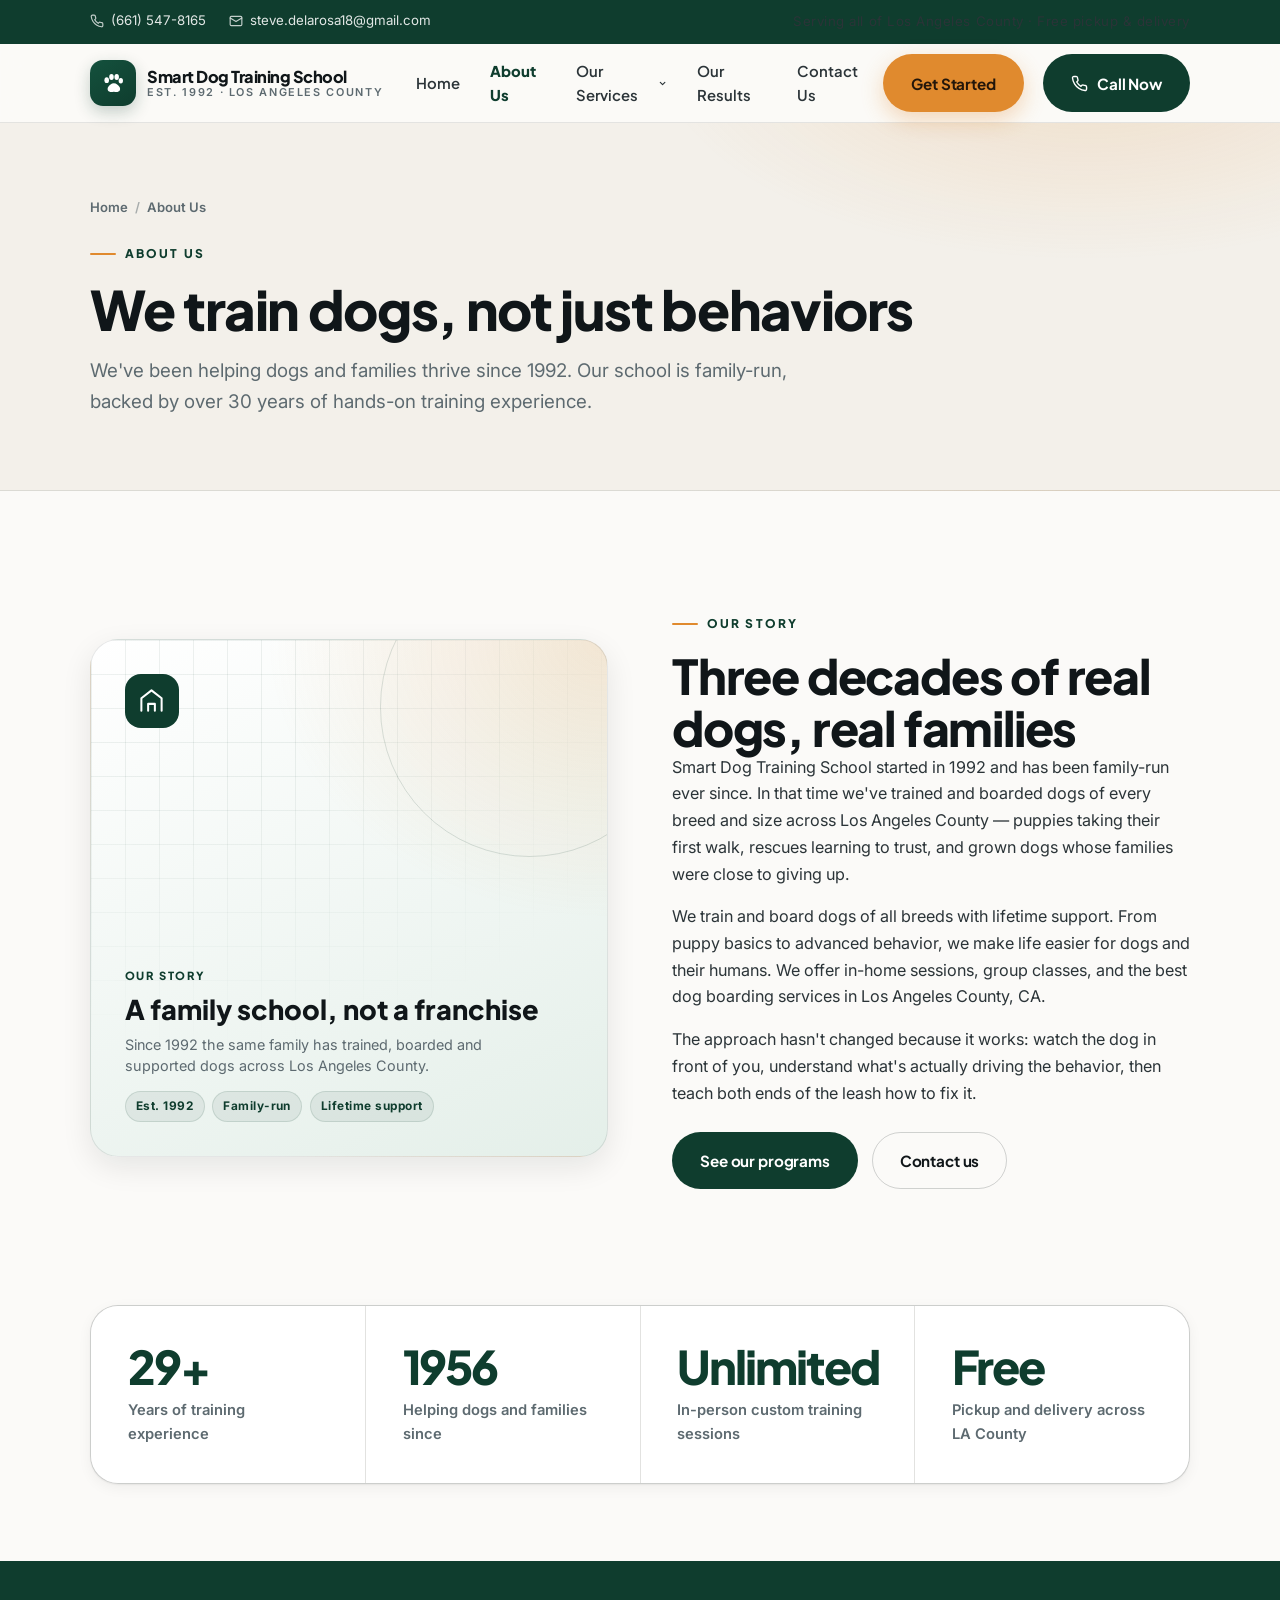
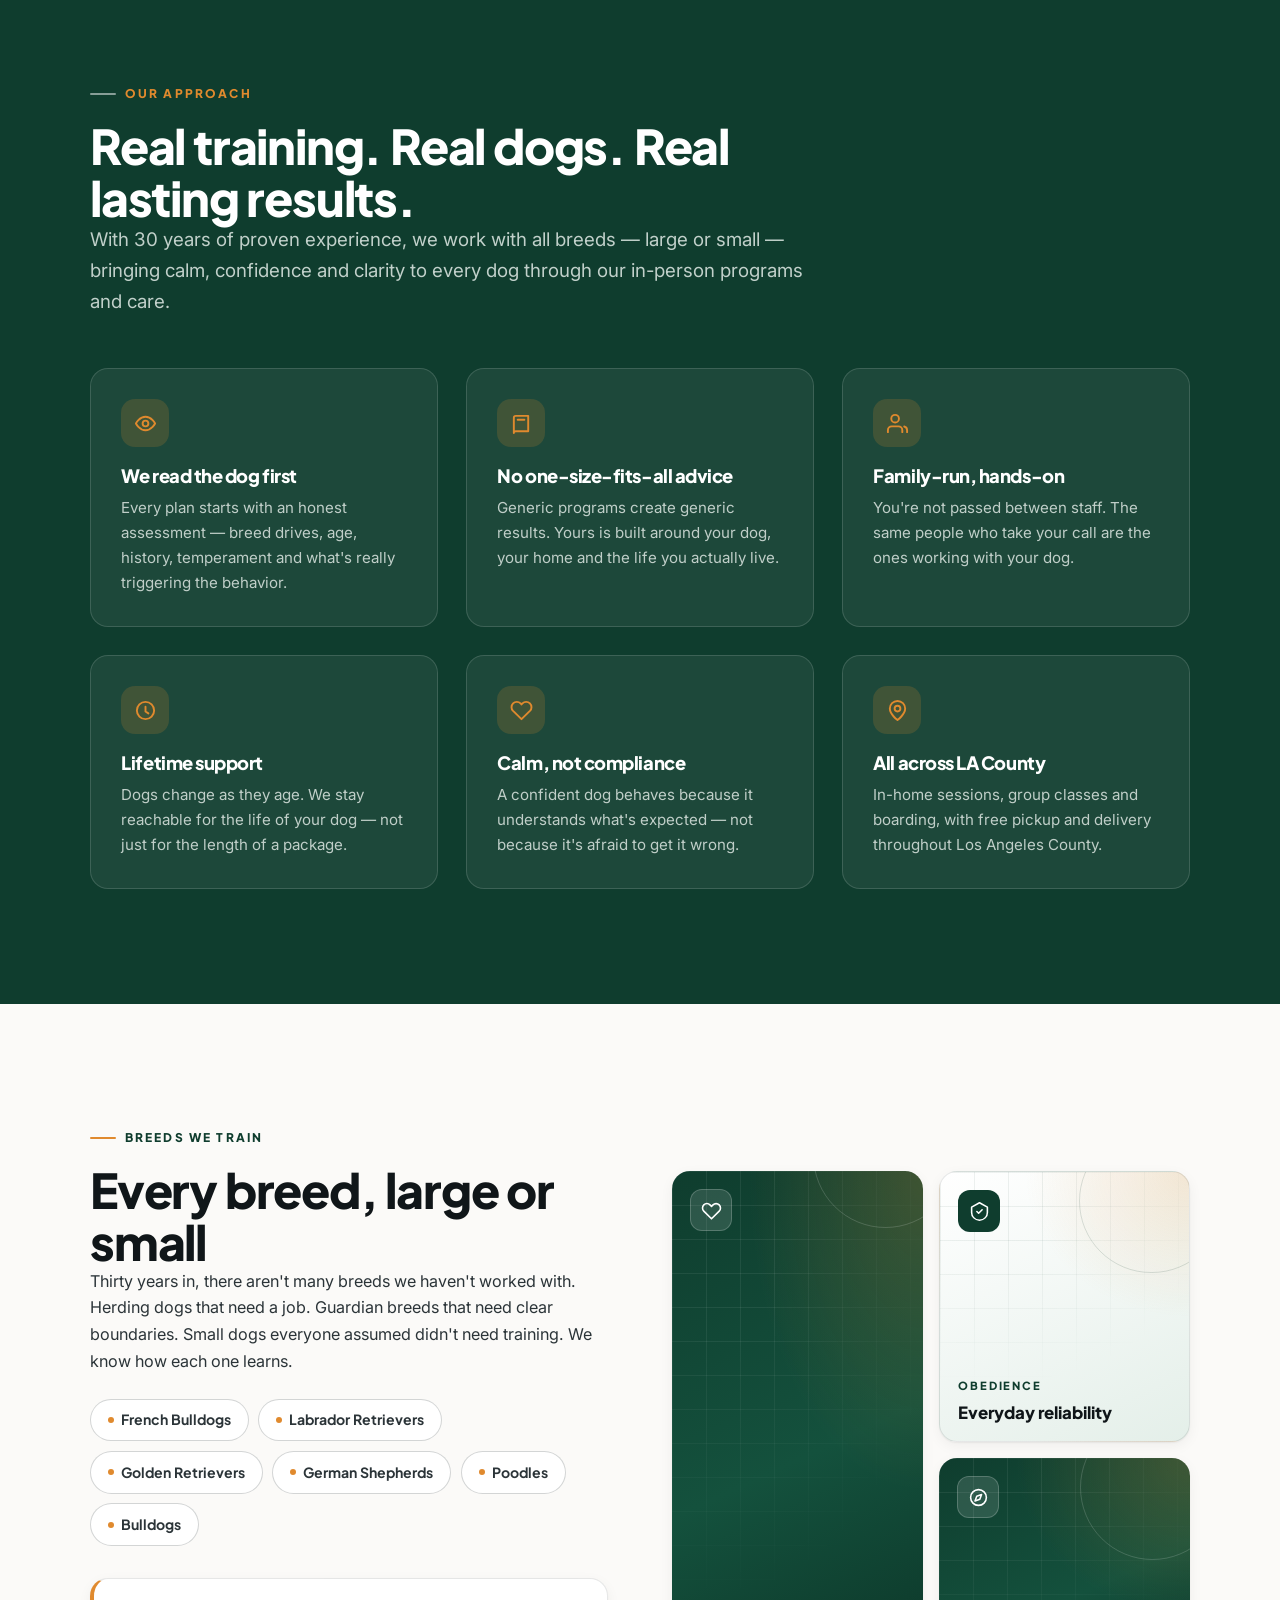
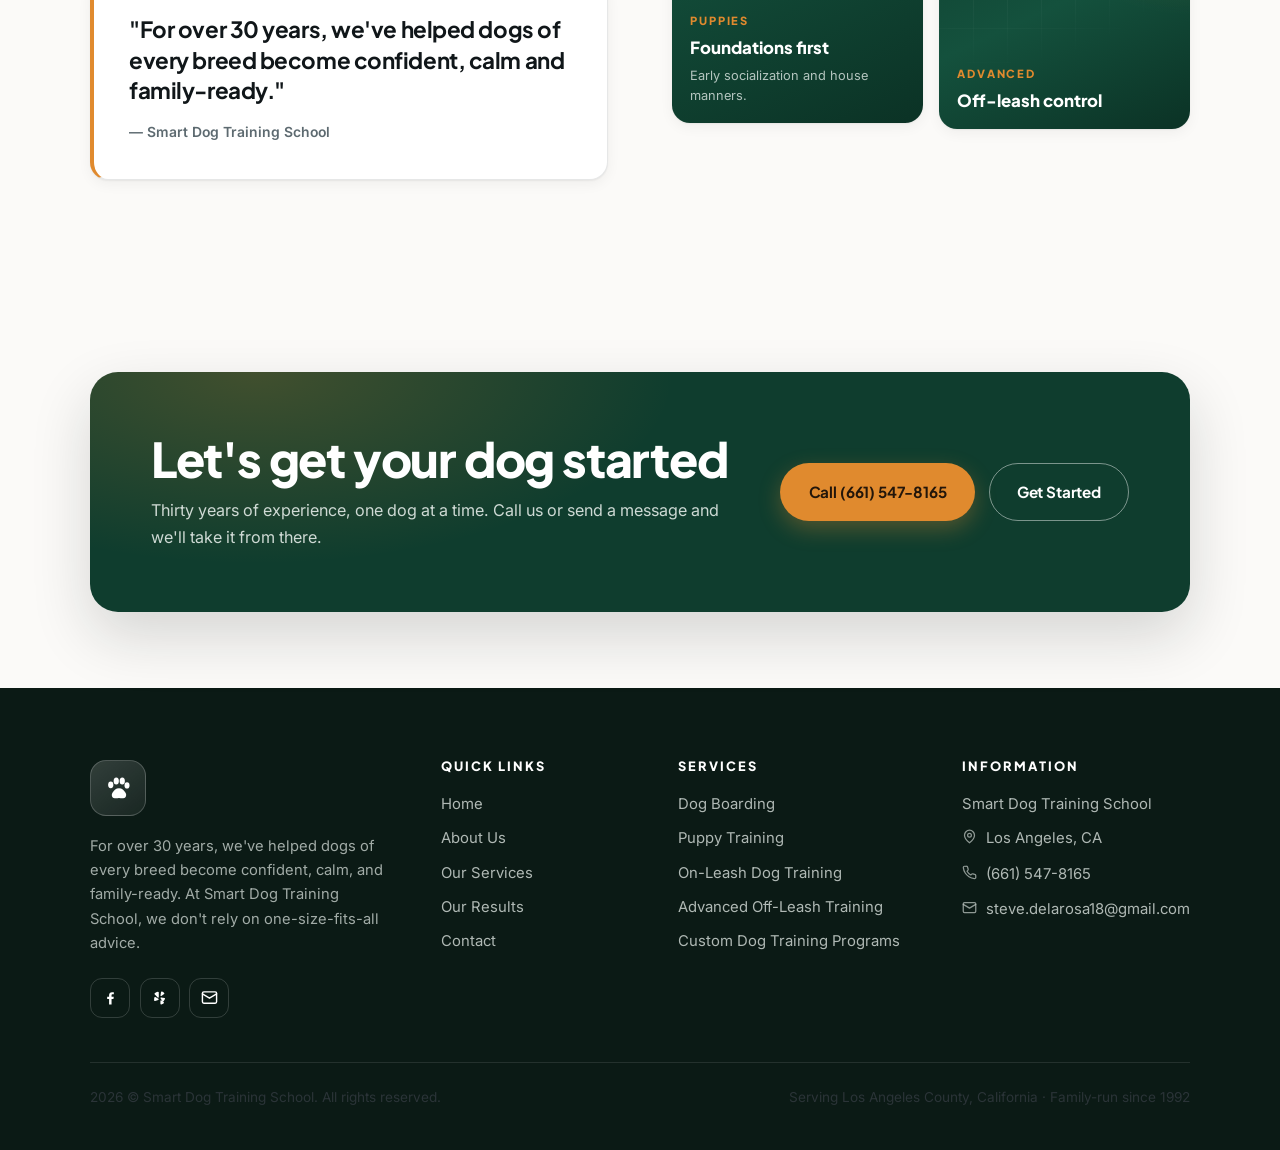
<file: about.html>
<!DOCTYPE html>
<html lang="en">
<head>
<meta charset="utf-8">
<meta name="viewport" content="width=device-width, initial-scale=1">
<title>About Us | Family-Run Dog Trainers Since 1992 | Smart Dog Training School</title>
<meta name="description" content="Smart Dog Training School is a family-run dog training and boarding school serving Los Angeles County since 1992, with over 30 years of hands-on experience across every breed.">
<meta name="theme-color" content="#0f3d2e">
<link rel="canonical" href="https://smartdogtrainingschool.com/about-us/">
<meta property="og:type" content="website">
<meta property="og:site_name" content="Smart Dog Training School">
<meta property="og:title" content="About Smart Dog Training School">
<meta property="og:description" content="Family-run since 1992. Over 30 years of hands-on dog training and boarding across Los Angeles County.">
<meta property="og:image" content="favicon.svg">
<meta name="twitter:card" content="summary_large_image">
<link rel="icon" href="favicon.svg" type="image/svg+xml">
<link rel="apple-touch-icon" href="favicon.svg">
<link rel="preconnect" href="https://fonts.googleapis.com">
<link rel="preconnect" href="https://fonts.gstatic.com" crossorigin>
<link href="https://fonts.googleapis.com/css2?family=Inter:wght@400;500;600;700&family=Plus+Jakarta+Sans:wght@600;700;800&display=swap" rel="stylesheet">
<link rel="stylesheet" href="assets/css/styles.css">
</head>
<body>
<a class="skip-link" href="#content">Skip to content</a>

<div class="topbar">
  <div class="wrap topbar__inner">
    <ul class="topbar__list">
      <li>
        <a href="tel:+16615478165">
          <svg viewBox="0 0 24 24" fill="none" stroke="currentColor" stroke-width="2" stroke-linecap="round" stroke-linejoin="round" aria-hidden="true"><path d="M22 16.92v3a2 2 0 0 1-2.18 2 19.79 19.79 0 0 1-8.63-3.07 19.5 19.5 0 0 1-6-6A19.79 19.79 0 0 1 2.12 4.18 2 2 0 0 1 4.11 2h3a2 2 0 0 1 2 1.72c.13.96.36 1.9.7 2.81a2 2 0 0 1-.45 2.11L8.09 9.91a16 16 0 0 0 6 6l1.27-1.27a2 2 0 0 1 2.11-.45c.9.34 1.85.57 2.81.7A2 2 0 0 1 22 16.92z"/></svg>
          (661) 547-8165
        </a>
      </li>
      <li>
        <a href="mailto:steve.delarosa18@gmail.com">
          <svg viewBox="0 0 24 24" fill="none" stroke="currentColor" stroke-width="2" stroke-linecap="round" stroke-linejoin="round" aria-hidden="true"><rect x="2" y="4" width="20" height="16" rx="2"/><path d="m22 7-10 6L2 7"/></svg>
          steve.delarosa18@gmail.com
        </a>
      </li>
    </ul>
    <p class="topbar__note">Serving all of Los Angeles County &middot; Free pickup &amp; delivery</p>
  </div>
</div>

<header class="header">
  <nav class="wrap nav" aria-label="Main navigation">
    <a class="brand" href="index.html">
      <span class="brand__mark" aria-hidden="true"><svg viewBox="0 0 24 24" fill="currentColor" aria-hidden="true"><ellipse cx="6.2" cy="9.4" rx="2.1" ry="2.7"/><ellipse cx="10.6" cy="6.4" rx="2.1" ry="2.8"/><ellipse cx="15.4" cy="6.4" rx="2.1" ry="2.8"/><ellipse cx="19.2" cy="9.9" rx="2" ry="2.5"/><path d="M12.8 12.2c2.4 0 4 1.7 5.1 3.3 1.3 1.9.6 4.4-1.7 4.7-1.2.2-2.3-.2-3.4-.2s-2.2.4-3.4.2c-2.3-.3-3-2.8-1.7-4.7 1.1-1.6 2.7-3.3 5.1-3.3z"/></svg></span>
      <span class="brand__text">
        <span class="brand__name">Smart Dog Training School</span>
        <span class="brand__tag">Est. 1992 &middot; Los Angeles County</span>
      </span>
    </a>

    <ul class="nav__menu" id="primary-menu">
      <li><a class="nav__link" href="index.html">Home</a></li>
      <li><a class="nav__link" href="about.html" aria-current="page">About Us</a></li>
      <li class="has-dropdown">
        <a class="nav__link" href="services.html">Our Services
          <svg viewBox="0 0 24 24" fill="none" stroke="currentColor" stroke-width="3" stroke-linecap="round" stroke-linejoin="round" aria-hidden="true"><path d="m6 9 6 6 6-6"/></svg>
        </a>
        <div class="dropdown">
          <a href="services.html#dog-boarding">Dog Boarding</a>
          <a href="services.html#puppy-training">Puppy Training</a>
          <a href="services.html#on-leash">On-Leash Dog Training</a>
          <a href="services.html#off-leash">Advanced Off-Leash Training</a>
          <a href="services.html#custom">Custom Dog Training Programs</a>
        </div>
      </li>
      <li><a class="nav__link" href="gallery.html">Our Results</a></li>
      <li><a class="nav__link" href="contact.html">Contact Us</a></li>
      <li><a class="btn btn--primary" href="contact.html">Get Started</a></li>
    </ul>

    <div class="nav__cta">
      <a class="btn btn--dark" href="tel:+16615478165">
        <svg viewBox="0 0 24 24" fill="none" stroke="currentColor" stroke-width="2" stroke-linecap="round" stroke-linejoin="round" aria-hidden="true"><path d="M22 16.92v3a2 2 0 0 1-2.18 2 19.79 19.79 0 0 1-8.63-3.07 19.5 19.5 0 0 1-6-6A19.79 19.79 0 0 1 2.12 4.18 2 2 0 0 1 4.11 2h3a2 2 0 0 1 2 1.72c.13.96.36 1.9.7 2.81a2 2 0 0 1-.45 2.11L8.09 9.91a16 16 0 0 0 6 6l1.27-1.27a2 2 0 0 1 2.11-.45c.9.34 1.85.57 2.81.7A2 2 0 0 1 22 16.92z"/></svg>
        Call Now
      </a>
      <button class="nav__toggle" type="button" aria-label="Toggle navigation menu" aria-expanded="false" aria-controls="primary-menu">
        <span></span><span></span><span></span>
      </button>
    </div>
  </nav>
</header>

<main id="content">

  <section class="page-hero">
    <div class="wrap">
      <nav class="crumbs" aria-label="Breadcrumb">
        <a href="index.html">Home</a><span aria-hidden="true">/</span><span>About Us</span>
      </nav>
      <span class="eyebrow">About Us</span>
      <h1>We train dogs, not just behaviors</h1>
      <p class="lead">We've been helping dogs and families thrive since 1992. Our school is family-run, backed by over 30 years of hands-on training experience.</p>
    </div>
  </section>

  <section class="section">
    <div class="wrap split">
      <div class="split__media reveal">
        <div class="mpanel mpanel--light">
          <span class="mpanel__icon" aria-hidden="true"><svg viewBox="0 0 24 24" fill="none" stroke="currentColor" stroke-width="1.8" stroke-linecap="round" stroke-linejoin="round" aria-hidden="true"><path d="M3 21V10l9-7 9 7v11"/><path d="M9 21v-6h6v6"/></svg></span>
          <span class="mpanel__eyebrow">Our Story</span>
          <p class="mpanel__title">A family school, not a franchise</p>
          <p class="mpanel__text">Since 1992 the same family has trained, boarded and supported dogs across Los Angeles County.</p>
          <div class="mpanel__meta"><span>Est. 1992</span><span>Family-run</span><span>Lifetime support</span></div>
        </div>
      </div>
      <div class="reveal" data-delay="110">
        <span class="eyebrow">Our Story</span>
        <h2>Three decades of real dogs, real families</h2>
        <p>Smart Dog Training School started in 1992 and has been family-run ever since. In that time we've trained and boarded dogs of every breed and size across Los Angeles County — puppies taking their first walk, rescues learning to trust, and grown dogs whose families were close to giving up.</p>
        <p>We train and board dogs of all breeds with lifetime support. From puppy basics to advanced behavior, we make life easier for dogs and their humans. We offer in-home sessions, group classes, and the best dog boarding services in Los Angeles County, CA.</p>
        <p>The approach hasn't changed because it works: watch the dog in front of you, understand what's actually driving the behavior, then teach both ends of the leash how to fix it.</p>
        <div class="btn-row" style="margin-top:1.6rem;">
          <a class="btn btn--dark" href="services.html">See our programs</a>
          <a class="btn btn--ghost" href="contact.html">Contact us</a>
        </div>
      </div>
    </div>
  </section>

  <section class="section section--tight" style="padding-top:0;">
    <div class="wrap">
      <div class="stats reveal">
        <div class="stat">
          <div class="stat__num"><span data-count="30" data-suffix="+">30+</span></div>
          <p class="stat__label">Years of training experience</p>
        </div>
        <div class="stat">
          <div class="stat__num"><span data-count="1992">1992</span></div>
          <p class="stat__label">Helping dogs and families since</p>
        </div>
        <div class="stat">
          <div class="stat__num">Unlimited</div>
          <p class="stat__label">In-person custom training sessions</p>
        </div>
        <div class="stat">
          <div class="stat__num">Free</div>
          <p class="stat__label">Pickup and delivery across LA County</p>
        </div>
      </div>
    </div>
  </section>

  <section class="section section--ink">
    <div class="wrap">
      <div class="section-head reveal">
        <span class="eyebrow">Our Approach</span>
        <h2>Real training. Real dogs. Real lasting results.</h2>
        <p class="lead">With 30 years of proven experience, we work with all breeds — large or small — bringing calm, confidence and clarity to every dog through our in-person programs and care.</p>
      </div>
      <div class="card-grid">
        <div class="feature reveal">
          <div class="feature__icon">
            <svg viewBox="0 0 24 24" fill="none" stroke="currentColor" stroke-width="2" stroke-linecap="round" stroke-linejoin="round" aria-hidden="true"><circle cx="12" cy="12" r="3"/><path d="M2 12s3.5-7 10-7 10 7 10 7-3.5 7-10 7-10-7-10-7z"/></svg>
          </div>
          <h3>We read the dog first</h3>
          <p>Every plan starts with an honest assessment — breed drives, age, history, temperament and what's really triggering the behavior.</p>
        </div>
        <div class="feature reveal" data-delay="80">
          <div class="feature__icon">
            <svg viewBox="0 0 24 24" fill="none" stroke="currentColor" stroke-width="2" stroke-linecap="round" stroke-linejoin="round" aria-hidden="true"><path d="M4 19.5V6a2 2 0 0 1 2-2h13v16H6a2 2 0 0 0-2 2z"/><path d="M8 8h7"/></svg>
          </div>
          <h3>No one-size-fits-all advice</h3>
          <p>Generic programs create generic results. Yours is built around your dog, your home and the life you actually live.</p>
        </div>
        <div class="feature reveal" data-delay="160">
          <div class="feature__icon">
            <svg viewBox="0 0 24 24" fill="none" stroke="currentColor" stroke-width="2" stroke-linecap="round" stroke-linejoin="round" aria-hidden="true"><path d="M17 21v-2a4 4 0 0 0-4-4H6a4 4 0 0 0-4 4v2"/><circle cx="9.5" cy="7" r="4"/><path d="M22 21v-2a4 4 0 0 0-3-3.87"/></svg>
          </div>
          <h3>Family-run, hands-on</h3>
          <p>You're not passed between staff. The same people who take your call are the ones working with your dog.</p>
        </div>
        <div class="feature reveal">
          <div class="feature__icon">
            <svg viewBox="0 0 24 24" fill="none" stroke="currentColor" stroke-width="2" stroke-linecap="round" stroke-linejoin="round" aria-hidden="true"><path d="M12 8v5l3 2"/><circle cx="12" cy="12" r="9"/></svg>
          </div>
          <h3>Lifetime support</h3>
          <p>Dogs change as they age. We stay reachable for the life of your dog — not just for the length of a package.</p>
        </div>
        <div class="feature reveal" data-delay="80">
          <div class="feature__icon">
            <svg viewBox="0 0 24 24" fill="none" stroke="currentColor" stroke-width="2" stroke-linecap="round" stroke-linejoin="round" aria-hidden="true"><path d="M20.8 4.6a5.5 5.5 0 0 0-7.8 0L12 5.7l-1-1.1a5.5 5.5 0 0 0-7.8 7.8l1.1 1L12 21l7.7-7.6 1.1-1a5.5 5.5 0 0 0 0-7.8z"/></svg>
          </div>
          <h3>Calm, not compliance</h3>
          <p>A confident dog behaves because it understands what's expected — not because it's afraid to get it wrong.</p>
        </div>
        <div class="feature reveal" data-delay="160">
          <div class="feature__icon">
            <svg viewBox="0 0 24 24" fill="none" stroke="currentColor" stroke-width="2" stroke-linecap="round" stroke-linejoin="round" aria-hidden="true"><path d="M20 10c0 6-8 12-8 12s-8-6-8-12a8 8 0 0 1 16 0z"/><circle cx="12" cy="10" r="3"/></svg>
          </div>
          <h3>All across LA County</h3>
          <p>In-home sessions, group classes and boarding, with free pickup and delivery throughout Los Angeles County.</p>
        </div>
      </div>
    </div>
  </section>

  <section class="section">
    <div class="wrap split split--reverse">
      <div class="split__media panel-stack reveal">
        <div class="mpanel">
          <span class="mpanel__icon" aria-hidden="true"><svg viewBox="0 0 24 24" fill="none" stroke="currentColor" stroke-width="1.8" stroke-linecap="round" stroke-linejoin="round" aria-hidden="true"><path d="M20.8 5.6a5 5 0 0 0-7.1 0L12 7.3l-1.7-1.7a5 5 0 1 0-7.1 7.1l8.8 8.8 8.8-8.8a5 5 0 0 0 0-7.1z"/></svg></span>
          <span class="mpanel__eyebrow">Puppies</span>
          <p class="mpanel__title">Foundations first</p>
          <p class="mpanel__text">Early socialization and house manners.</p>
        </div>
        <div class="mpanel mpanel--light">
          <span class="mpanel__icon" aria-hidden="true"><svg viewBox="0 0 24 24" fill="none" stroke="currentColor" stroke-width="1.8" stroke-linecap="round" stroke-linejoin="round" aria-hidden="true"><path d="M12 2 3 7v6c0 5 3.8 8.5 9 9 5.2-.5 9-4 9-9V7z"/><path d="m9 12 2 2 4-4"/></svg></span>
          <span class="mpanel__eyebrow">Obedience</span>
          <p class="mpanel__title">Everyday reliability</p>
        </div>
        <div class="mpanel">
          <span class="mpanel__icon" aria-hidden="true"><svg viewBox="0 0 24 24" fill="none" stroke="currentColor" stroke-width="1.8" stroke-linecap="round" stroke-linejoin="round" aria-hidden="true"><circle cx="12" cy="12" r="9"/><path d="m15.5 8.5-2 5.5-5.5 2 2-5.5z"/></svg></span>
          <span class="mpanel__eyebrow">Advanced</span>
          <p class="mpanel__title">Off-leash control</p>
        </div>
      </div>
      <div class="reveal" data-delay="110">
        <span class="eyebrow">Breeds We Train</span>
        <h2>Every breed, large or small</h2>
        <p>Thirty years in, there aren't many breeds we haven't worked with. Herding dogs that need a job. Guardian breeds that need clear boundaries. Small dogs everyone assumed didn't need training. We know how each one learns.</p>
        <ul class="chips" style="margin:1.5rem 0 2rem;">
          <li class="chip">French Bulldogs</li>
          <li class="chip">Labrador Retrievers</li>
          <li class="chip">Golden Retrievers</li>
          <li class="chip">German Shepherds</li>
          <li class="chip">Poodles</li>
          <li class="chip">Bulldogs</li>
        </ul>
        <div class="quote">
          <p>"For over 30 years, we've helped dogs of every breed become confident, calm and family-ready."</p>
          <cite>— Smart Dog Training School</cite>
        </div>
      </div>
    </div>
  </section>

  <section class="section section--tight">
    <div class="wrap">
      <div class="cta reveal">
        <div>
          <h2>Let's get your dog started</h2>
          <p>Thirty years of experience, one dog at a time. Call us or send a message and we'll take it from there.</p>
        </div>
        <div class="btn-row">
          <a class="btn btn--primary" href="tel:+16615478165">Call (661) 547-8165</a>
          <a class="btn btn--outline-light" href="contact.html">Get Started</a>
        </div>
      </div>
    </div>
  </section>

</main>

<footer class="footer">
  <div class="wrap">
    <div class="footer__grid">
      <div class="footer__brand">
        <span class="brand__mark" aria-hidden="true"><svg viewBox="0 0 24 24" fill="currentColor" aria-hidden="true"><ellipse cx="6.2" cy="9.4" rx="2.1" ry="2.7"/><ellipse cx="10.6" cy="6.4" rx="2.1" ry="2.8"/><ellipse cx="15.4" cy="6.4" rx="2.1" ry="2.8"/><ellipse cx="19.2" cy="9.9" rx="2" ry="2.5"/><path d="M12.8 12.2c2.4 0 4 1.7 5.1 3.3 1.3 1.9.6 4.4-1.7 4.7-1.2.2-2.3-.2-3.4-.2s-2.2.4-3.4.2c-2.3-.3-3-2.8-1.7-4.7 1.1-1.6 2.7-3.3 5.1-3.3z"/></svg></span>
        <p>For over 30 years, we've helped dogs of every breed become confident, calm, and family-ready. At Smart Dog Training School, we don't rely on one-size-fits-all advice.</p>
        <div class="socials">
          <a href="https://www.facebook.com/p/Smart-Dog-Training-School-100063574960527/" target="_blank" rel="noopener" aria-label="Smart Dog Training School on Facebook">
            <svg viewBox="0 0 24 24" fill="currentColor" aria-hidden="true"><path d="M13.5 22v-8h2.7l.4-3.1h-3.1V8.9c0-.9.25-1.5 1.55-1.5H16.7V4.6c-.3 0-1.3-.1-2.5-.1-2.5 0-4.2 1.5-4.2 4.3v2.1H7.3V14h2.7v8z"/></svg>
          </a>
          <a href="https://www.yelp.com/biz/smart-dog-training-school-palmdale" target="_blank" rel="noopener" aria-label="Smart Dog Training School on Yelp">
            <svg viewBox="0 0 24 24" fill="currentColor" aria-hidden="true"><path d="M11 3.2v8.2c0 .8-1 1.2-1.5.6L5.1 7.3c-.4-.4-.3-1.1.2-1.4a11 11 0 0 1 4.3-1.9c.7-.1 1.4.4 1.4 1.1zM10.4 13.9c.6.4.5 1.3-.2 1.5l-4.4 1.5c-.6.2-1.2-.2-1.3-.8a10.9 10.9 0 0 1 .2-4.2c.2-.6.9-.9 1.4-.5zM13.6 13.3c-.4-.6.1-1.4.8-1.3l4.6.6c.6.1 1 .7.8 1.3a10.9 10.9 0 0 1-2.1 3.5c-.4.5-1.2.4-1.5-.2zM13.3 16.9c0-.7.8-1.1 1.4-.7l3.3 2.4c.5.4.5 1.1 0 1.5a11 11 0 0 1-3.5 1.7c-.6.2-1.2-.3-1.2-.9zM14.6 9.9c-.6.3-1.3-.2-1.2-.9l.7-4.5c.1-.6.7-1 1.3-.8 1.2.4 2.3 1 3.2 1.9.4.4.4 1.1-.1 1.4z"/></svg>
          </a>
          <a href="mailto:steve.delarosa18@gmail.com" aria-label="Email Smart Dog Training School">
            <svg viewBox="0 0 24 24" fill="none" stroke="currentColor" stroke-width="2" stroke-linecap="round" stroke-linejoin="round" aria-hidden="true"><rect x="2" y="4" width="20" height="16" rx="2"/><path d="m22 7-10 6L2 7"/></svg>
          </a>
        </div>
      </div>

      <div>
        <h4>Quick Links</h4>
        <ul class="footer__links">
          <li><a href="index.html">Home</a></li>
          <li><a href="about.html">About Us</a></li>
          <li><a href="services.html">Our Services</a></li>
          <li><a href="gallery.html">Our Results</a></li>
          <li><a href="contact.html">Contact</a></li>
        </ul>
      </div>

      <div>
        <h4>Services</h4>
        <ul class="footer__links">
          <li><a href="services.html#dog-boarding">Dog Boarding</a></li>
          <li><a href="services.html#puppy-training">Puppy Training</a></li>
          <li><a href="services.html#on-leash">On-Leash Dog Training</a></li>
          <li><a href="services.html#off-leash">Advanced Off-Leash Training</a></li>
          <li><a href="services.html#custom">Custom Dog Training Programs</a></li>
        </ul>
      </div>

      <div>
        <h4>Information</h4>
        <ul class="footer__links">
          <li><span>Smart Dog Training School</span></li>
          <li>
            <span>
              <svg viewBox="0 0 24 24" fill="none" stroke="currentColor" stroke-width="2" stroke-linecap="round" stroke-linejoin="round" aria-hidden="true"><path d="M20 10c0 6-8 12-8 12s-8-6-8-12a8 8 0 0 1 16 0z"/><circle cx="12" cy="10" r="3"/></svg>
              Los Angeles, CA
            </span>
          </li>
          <li>
            <a href="tel:+16615478165">
              <svg viewBox="0 0 24 24" fill="none" stroke="currentColor" stroke-width="2" stroke-linecap="round" stroke-linejoin="round" aria-hidden="true"><path d="M22 16.92v3a2 2 0 0 1-2.18 2 19.79 19.79 0 0 1-8.63-3.07 19.5 19.5 0 0 1-6-6A19.79 19.79 0 0 1 2.12 4.18 2 2 0 0 1 4.11 2h3a2 2 0 0 1 2 1.72c.13.96.36 1.9.7 2.81a2 2 0 0 1-.45 2.11L8.09 9.91a16 16 0 0 0 6 6l1.27-1.27a2 2 0 0 1 2.11-.45c.9.34 1.85.57 2.81.7A2 2 0 0 1 22 16.92z"/></svg>
              (661) 547-8165
            </a>
          </li>
          <li>
            <a href="mailto:steve.delarosa18@gmail.com">
              <svg viewBox="0 0 24 24" fill="none" stroke="currentColor" stroke-width="2" stroke-linecap="round" stroke-linejoin="round" aria-hidden="true"><rect x="2" y="4" width="20" height="16" rx="2"/><path d="m22 7-10 6L2 7"/></svg>
              steve.delarosa18@gmail.com
            </a>
          </li>
        </ul>
      </div>
    </div>

    <div class="footer__bottom">
      <p><span data-year>2026</span> &copy; Smart Dog Training School. All rights reserved.</p>
      <p>Serving Los Angeles County, California &middot; Family-run since 1992</p>
    </div>
  </div>
</footer>

<button class="to-top" type="button" aria-label="Back to top">
  <svg viewBox="0 0 24 24" fill="none" stroke="currentColor" stroke-width="2.4" stroke-linecap="round" stroke-linejoin="round" aria-hidden="true"><path d="m18 15-6-6-6 6"/></svg>
</button>

<script src="assets/js/main.js" defer></script>
<script defer src="https://static.cloudflareinsights.com/beacon.min.js" data-cf-beacon='{"token": "0a932598fc5b4cc9baf156d875620bd1"}'></script>
<script defer data-lv-track src="https://vision.leadrai.com/api/forms/85f86c6d66e079e90e5a630f7edb3034/t.js"></script>
<script src="https://vision.leadrai.com/widget/loader.js" data-lv-widget data-kind="voice" data-widget="0236d7a4-0615-4714-b0d4-6fa4b2a1f5a7" async></script>
<script src="https://vision.leadrai.com/widget/loader.js" data-lv-widget data-kind="chatbot" data-widget="9fc933a8-4810-4088-bc43-236e242a3e79" async></script>
</body>
</html>
</file>
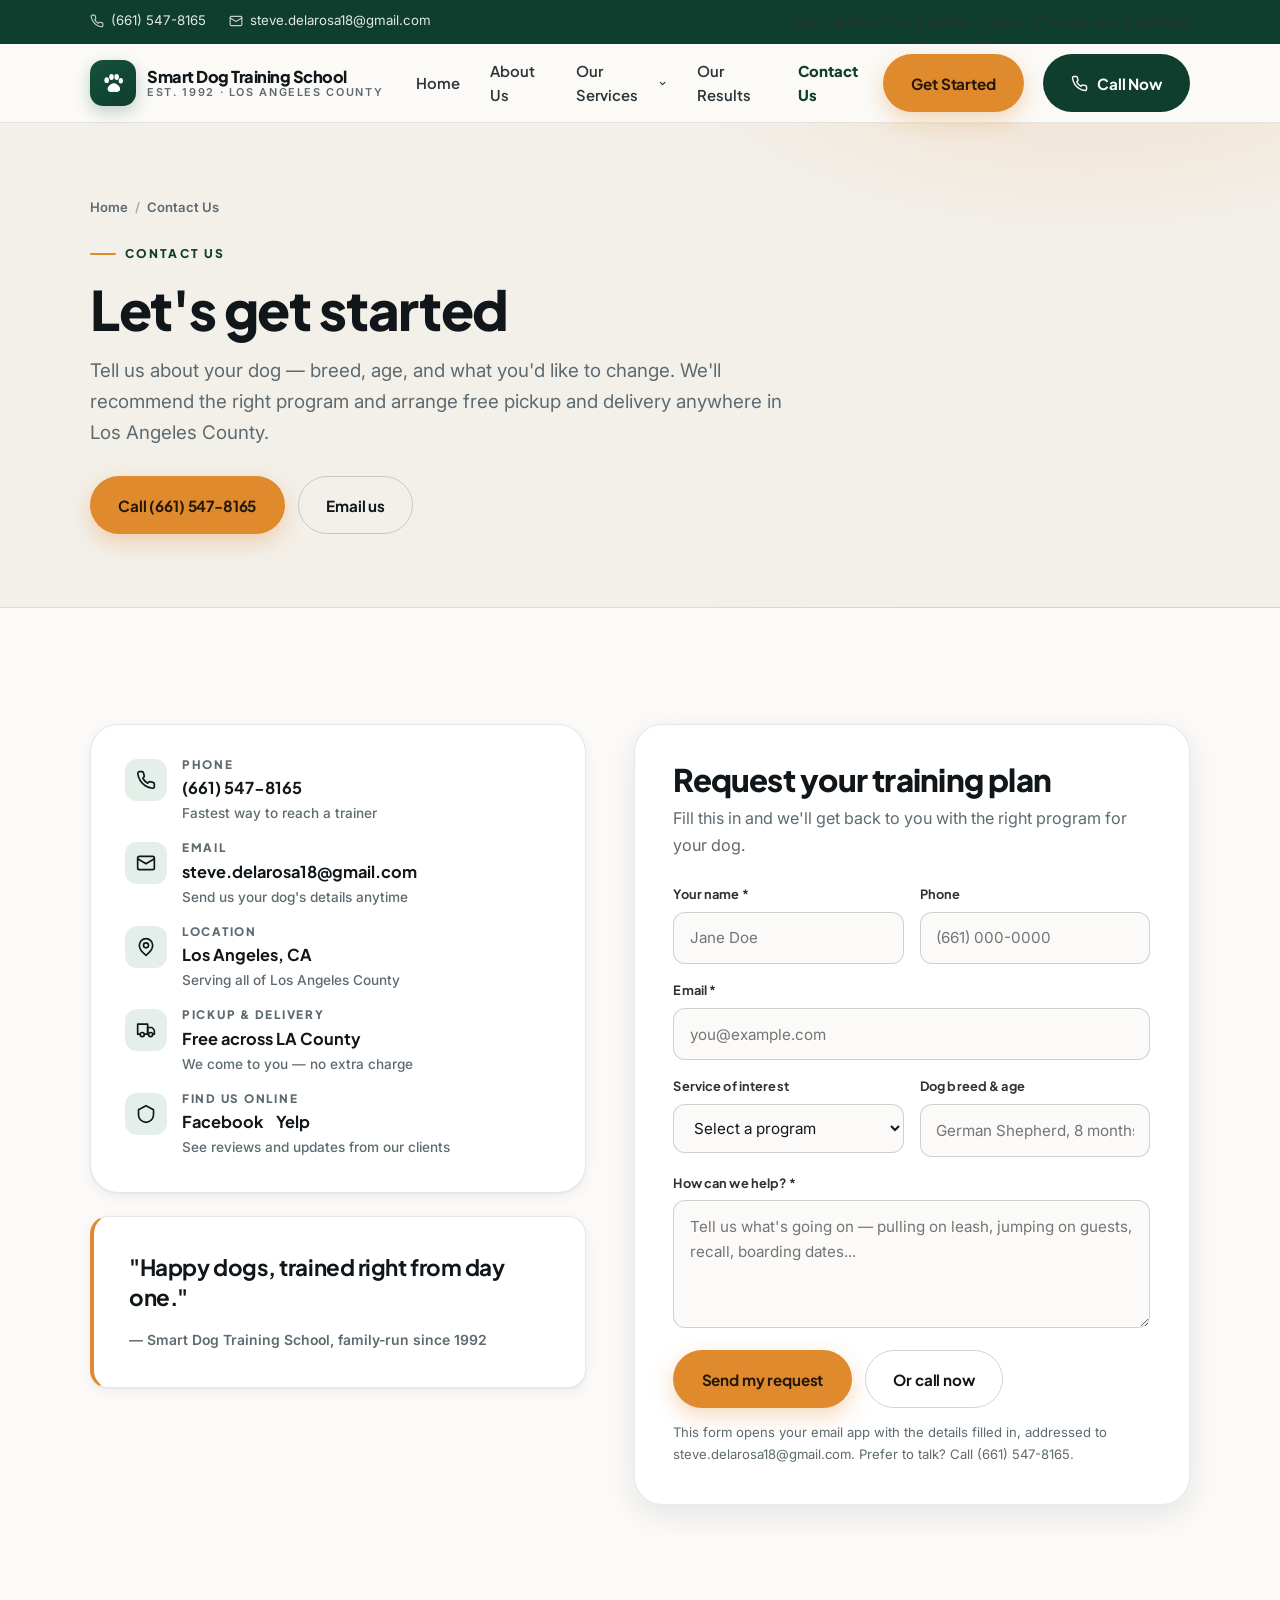
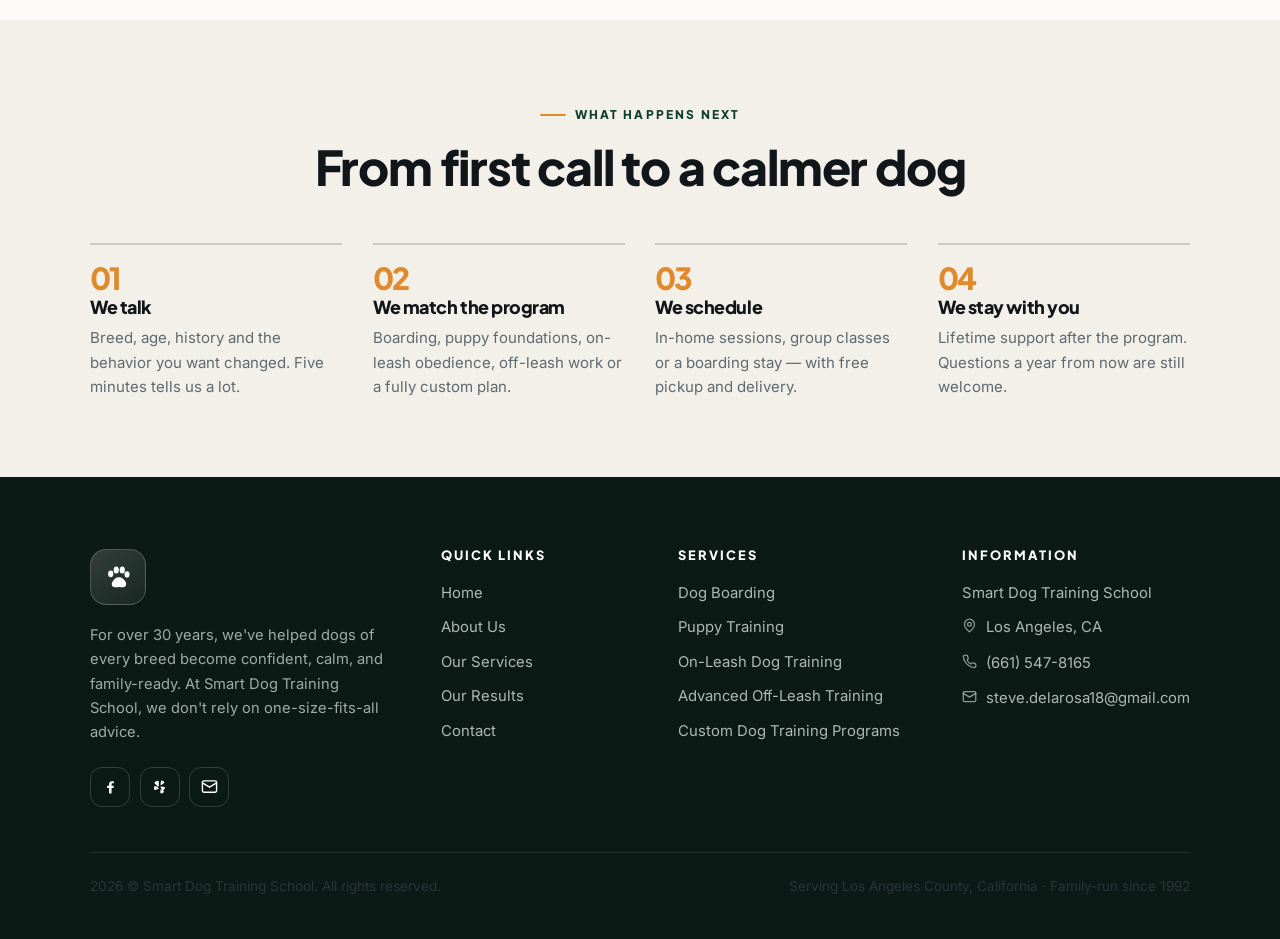
<file: contact.html>
<!DOCTYPE html>
<html lang="en">
<head>
<meta charset="utf-8">
<meta name="viewport" content="width=device-width, initial-scale=1">
<title>Contact Us | Smart Dog Training School | Los Angeles County, CA</title>
<meta name="description" content="Contact Smart Dog Training School in Los Angeles County, CA. Call (661) 547-8165 or email steve.delarosa18@gmail.com to book dog training or boarding. Free pickup and delivery across LA County.">
<meta name="theme-color" content="#0f3d2e">
<link rel="canonical" href="https://smartdogtrainingschool.com/contact-us/">
<meta property="og:type" content="website">
<meta property="og:site_name" content="Smart Dog Training School">
<meta property="og:title" content="Contact Smart Dog Training School">
<meta property="og:description" content="Call (661) 547-8165 or email us to get your dog started. Serving all of Los Angeles County, CA.">
<meta property="og:image" content="favicon.svg">
<meta name="twitter:card" content="summary_large_image">
<link rel="icon" href="favicon.svg" type="image/svg+xml">
<link rel="apple-touch-icon" href="favicon.svg">
<link rel="preconnect" href="https://fonts.googleapis.com">
<link rel="preconnect" href="https://fonts.gstatic.com" crossorigin>
<link href="https://fonts.googleapis.com/css2?family=Inter:wght@400;500;600;700&family=Plus+Jakarta+Sans:wght@600;700;800&display=swap" rel="stylesheet">
<link rel="stylesheet" href="assets/css/styles.css">
</head>
<body>
<a class="skip-link" href="#content">Skip to content</a>

<div class="topbar">
  <div class="wrap topbar__inner">
    <ul class="topbar__list">
      <li>
        <a href="tel:+16615478165">
          <svg viewBox="0 0 24 24" fill="none" stroke="currentColor" stroke-width="2" stroke-linecap="round" stroke-linejoin="round" aria-hidden="true"><path d="M22 16.92v3a2 2 0 0 1-2.18 2 19.79 19.79 0 0 1-8.63-3.07 19.5 19.5 0 0 1-6-6A19.79 19.79 0 0 1 2.12 4.18 2 2 0 0 1 4.11 2h3a2 2 0 0 1 2 1.72c.13.96.36 1.9.7 2.81a2 2 0 0 1-.45 2.11L8.09 9.91a16 16 0 0 0 6 6l1.27-1.27a2 2 0 0 1 2.11-.45c.9.34 1.85.57 2.81.7A2 2 0 0 1 22 16.92z"/></svg>
          (661) 547-8165
        </a>
      </li>
      <li>
        <a href="mailto:steve.delarosa18@gmail.com">
          <svg viewBox="0 0 24 24" fill="none" stroke="currentColor" stroke-width="2" stroke-linecap="round" stroke-linejoin="round" aria-hidden="true"><rect x="2" y="4" width="20" height="16" rx="2"/><path d="m22 7-10 6L2 7"/></svg>
          steve.delarosa18@gmail.com
        </a>
      </li>
    </ul>
    <p class="topbar__note">Serving all of Los Angeles County &middot; Free pickup &amp; delivery</p>
  </div>
</div>

<header class="header">
  <nav class="wrap nav" aria-label="Main navigation">
    <a class="brand" href="index.html">
      <span class="brand__mark" aria-hidden="true"><svg viewBox="0 0 24 24" fill="currentColor" aria-hidden="true"><ellipse cx="6.2" cy="9.4" rx="2.1" ry="2.7"/><ellipse cx="10.6" cy="6.4" rx="2.1" ry="2.8"/><ellipse cx="15.4" cy="6.4" rx="2.1" ry="2.8"/><ellipse cx="19.2" cy="9.9" rx="2" ry="2.5"/><path d="M12.8 12.2c2.4 0 4 1.7 5.1 3.3 1.3 1.9.6 4.4-1.7 4.7-1.2.2-2.3-.2-3.4-.2s-2.2.4-3.4.2c-2.3-.3-3-2.8-1.7-4.7 1.1-1.6 2.7-3.3 5.1-3.3z"/></svg></span>
      <span class="brand__text">
        <span class="brand__name">Smart Dog Training School</span>
        <span class="brand__tag">Est. 1992 &middot; Los Angeles County</span>
      </span>
    </a>

    <ul class="nav__menu" id="primary-menu">
      <li><a class="nav__link" href="index.html">Home</a></li>
      <li><a class="nav__link" href="about.html">About Us</a></li>
      <li class="has-dropdown">
        <a class="nav__link" href="services.html">Our Services
          <svg viewBox="0 0 24 24" fill="none" stroke="currentColor" stroke-width="3" stroke-linecap="round" stroke-linejoin="round" aria-hidden="true"><path d="m6 9 6 6 6-6"/></svg>
        </a>
        <div class="dropdown">
          <a href="services.html#dog-boarding">Dog Boarding</a>
          <a href="services.html#puppy-training">Puppy Training</a>
          <a href="services.html#on-leash">On-Leash Dog Training</a>
          <a href="services.html#off-leash">Advanced Off-Leash Training</a>
          <a href="services.html#custom">Custom Dog Training Programs</a>
        </div>
      </li>
      <li><a class="nav__link" href="gallery.html">Our Results</a></li>
      <li><a class="nav__link" href="contact.html" aria-current="page">Contact Us</a></li>
      <li><a class="btn btn--primary" href="contact.html">Get Started</a></li>
    </ul>

    <div class="nav__cta">
      <a class="btn btn--dark" href="tel:+16615478165">
        <svg viewBox="0 0 24 24" fill="none" stroke="currentColor" stroke-width="2" stroke-linecap="round" stroke-linejoin="round" aria-hidden="true"><path d="M22 16.92v3a2 2 0 0 1-2.18 2 19.79 19.79 0 0 1-8.63-3.07 19.5 19.5 0 0 1-6-6A19.79 19.79 0 0 1 2.12 4.18 2 2 0 0 1 4.11 2h3a2 2 0 0 1 2 1.72c.13.96.36 1.9.7 2.81a2 2 0 0 1-.45 2.11L8.09 9.91a16 16 0 0 0 6 6l1.27-1.27a2 2 0 0 1 2.11-.45c.9.34 1.85.57 2.81.7A2 2 0 0 1 22 16.92z"/></svg>
        Call Now
      </a>
      <button class="nav__toggle" type="button" aria-label="Toggle navigation menu" aria-expanded="false" aria-controls="primary-menu">
        <span></span><span></span><span></span>
      </button>
    </div>
  </nav>
</header>

<main id="content">

  <section class="page-hero">
    <div class="wrap">
      <nav class="crumbs" aria-label="Breadcrumb">
        <a href="index.html">Home</a><span aria-hidden="true">/</span><span>Contact Us</span>
      </nav>
      <span class="eyebrow">Contact Us</span>
      <h1>Let's get started</h1>
      <p class="lead">Tell us about your dog — breed, age, and what you'd like to change. We'll recommend the right program and arrange free pickup and delivery anywhere in Los Angeles County.</p>
      <div class="btn-row" style="margin-top:1.8rem;">
        <a class="btn btn--primary" href="tel:+16615478165">Call (661) 547-8165</a>
        <a class="btn btn--ghost" href="mailto:steve.delarosa18@gmail.com">Email us</a>
      </div>
    </div>
  </section>

  <section class="section">
    <div class="wrap contact-grid">

      <div class="reveal">
        <div class="info-card">
          <div class="info-item">
            <span class="info-item__icon">
              <svg viewBox="0 0 24 24" fill="none" stroke="currentColor" stroke-width="2" stroke-linecap="round" stroke-linejoin="round" aria-hidden="true"><path d="M22 16.92v3a2 2 0 0 1-2.18 2 19.79 19.79 0 0 1-8.63-3.07 19.5 19.5 0 0 1-6-6A19.79 19.79 0 0 1 2.12 4.18 2 2 0 0 1 4.11 2h3a2 2 0 0 1 2 1.72c.13.96.36 1.9.7 2.81a2 2 0 0 1-.45 2.11L8.09 9.91a16 16 0 0 0 6 6l1.27-1.27a2 2 0 0 1 2.11-.45c.9.34 1.85.57 2.81.7A2 2 0 0 1 22 16.92z"/></svg>
            </span>
            <div>
              <h4>Phone</h4>
              <a href="tel:+16615478165">(661) 547-8165</a>
              <small>Fastest way to reach a trainer</small>
            </div>
          </div>

          <div class="info-item">
            <span class="info-item__icon">
              <svg viewBox="0 0 24 24" fill="none" stroke="currentColor" stroke-width="2" stroke-linecap="round" stroke-linejoin="round" aria-hidden="true"><rect x="2" y="4" width="20" height="16" rx="2"/><path d="m22 7-10 6L2 7"/></svg>
            </span>
            <div>
              <h4>Email</h4>
              <a href="mailto:steve.delarosa18@gmail.com">steve.delarosa18@gmail.com</a>
              <small>Send us your dog's details anytime</small>
            </div>
          </div>

          <div class="info-item">
            <span class="info-item__icon">
              <svg viewBox="0 0 24 24" fill="none" stroke="currentColor" stroke-width="2" stroke-linecap="round" stroke-linejoin="round" aria-hidden="true"><path d="M20 10c0 6-8 12-8 12s-8-6-8-12a8 8 0 0 1 16 0z"/><circle cx="12" cy="10" r="3"/></svg>
            </span>
            <div>
              <h4>Location</h4>
              <span>Los Angeles, CA</span>
              <small>Serving all of Los Angeles County</small>
            </div>
          </div>

          <div class="info-item">
            <span class="info-item__icon">
              <svg viewBox="0 0 24 24" fill="none" stroke="currentColor" stroke-width="2" stroke-linecap="round" stroke-linejoin="round" aria-hidden="true"><path d="M10 17h4V5H2v12h3"/><path d="M20 17h2v-3.34a4 4 0 0 0-1.17-2.83L19 9h-5v8h1"/><circle cx="7.5" cy="17.5" r="2.5"/><circle cx="17.5" cy="17.5" r="2.5"/></svg>
            </span>
            <div>
              <h4>Pickup &amp; Delivery</h4>
              <span>Free across LA County</span>
              <small>We come to you — no extra charge</small>
            </div>
          </div>

          <div class="info-item">
            <span class="info-item__icon">
              <svg viewBox="0 0 24 24" fill="none" stroke="currentColor" stroke-width="2" stroke-linecap="round" stroke-linejoin="round" aria-hidden="true"><path d="M12 2 3 7v6c0 5 3.8 8.5 9 9 5.2-.5 9-4 9-9V7z"/></svg>
            </span>
            <div>
              <h4>Find Us Online</h4>
              <span style="display:flex;gap:0.8rem;flex-wrap:wrap;font-size:0.95rem;">
                <a href="https://www.facebook.com/p/Smart-Dog-Training-School-100063574960527/" target="_blank" rel="noopener">Facebook</a>
                <a href="https://www.yelp.com/biz/smart-dog-training-school-palmdale" target="_blank" rel="noopener">Yelp</a>
              </span>
              <small>See reviews and updates from our clients</small>
            </div>
          </div>
        </div>

        <div class="quote reveal" style="margin-top:1.4rem;">
          <p>"Happy dogs, trained right from day one."</p>
          <cite>— Smart Dog Training School, family-run since 1992</cite>
        </div>
      </div>

      <div class="form-card reveal" data-delay="110">
        <h2 style="font-size:clamp(1.5rem,2.6vw,1.95rem);margin-bottom:0.5rem;">Request your training plan</h2>
        <p style="color:var(--muted);margin-bottom:1.6rem;">Fill this in and we'll get back to you with the right program for your dog.</p>

        <form id="contact-form" novalidate>
          <div class="form-grid">
            <div class="field">
              <label for="name">Your name *</label>
              <input type="text" id="name" name="name" autocomplete="name" placeholder="Jane Doe" required>
            </div>
            <div class="field">
              <label for="phone">Phone</label>
              <input type="tel" id="phone" name="phone" autocomplete="tel" placeholder="(661) 000-0000">
            </div>
            <div class="field field--full">
              <label for="email">Email *</label>
              <input type="email" id="email" name="email" autocomplete="email" placeholder="you@example.com" required>
            </div>
            <div class="field">
              <label for="service">Service of interest</label>
              <select id="service" name="service">
                <option value="">Select a program</option>
                <option>Dog Boarding</option>
                <option>Puppy Training</option>
                <option>On-Leash Dog Training</option>
                <option>Advanced Off-Leash Training</option>
                <option>Custom Dog Training Program</option>
                <option>Not sure yet</option>
              </select>
            </div>
            <div class="field">
              <label for="dog">Dog breed &amp; age</label>
              <input type="text" id="dog" name="dog" placeholder="German Shepherd, 8 months">
            </div>
            <div class="field field--full">
              <label for="message">How can we help? *</label>
              <textarea id="message" name="message" placeholder="Tell us what's going on — pulling on leash, jumping on guests, recall, boarding dates..." required></textarea>
            </div>
          </div>

          <div class="btn-row" style="margin-top:1.4rem;">
            <button class="btn btn--primary" type="submit">Send my request</button>
            <a class="btn btn--ghost" href="tel:+16615478165">Or call now</a>
          </div>

          <div class="form-status" id="form-status" role="status" aria-live="polite"></div>
          <p class="form-note">This form opens your email app with the details filled in, addressed to steve.delarosa18@gmail.com. Prefer to talk? Call (661) 547-8165.</p>
        </form>
      </div>

    </div>
  </section>

  <section class="section section--alt section--tight">
    <div class="wrap">
      <div class="section-head center reveal">
        <span class="eyebrow">What Happens Next</span>
        <h2>From first call to a calmer dog</h2>
      </div>
      <div class="steps">
        <div class="step reveal">
          <h3>We talk</h3>
          <p>Breed, age, history and the behavior you want changed. Five minutes tells us a lot.</p>
        </div>
        <div class="step reveal" data-delay="80">
          <h3>We match the program</h3>
          <p>Boarding, puppy foundations, on-leash obedience, off-leash work or a fully custom plan.</p>
        </div>
        <div class="step reveal" data-delay="160">
          <h3>We schedule</h3>
          <p>In-home sessions, group classes or a boarding stay — with free pickup and delivery.</p>
        </div>
        <div class="step reveal" data-delay="240">
          <h3>We stay with you</h3>
          <p>Lifetime support after the program. Questions a year from now are still welcome.</p>
        </div>
      </div>
    </div>
  </section>

</main>

<footer class="footer">
  <div class="wrap">
    <div class="footer__grid">
      <div class="footer__brand">
        <span class="brand__mark" aria-hidden="true"><svg viewBox="0 0 24 24" fill="currentColor" aria-hidden="true"><ellipse cx="6.2" cy="9.4" rx="2.1" ry="2.7"/><ellipse cx="10.6" cy="6.4" rx="2.1" ry="2.8"/><ellipse cx="15.4" cy="6.4" rx="2.1" ry="2.8"/><ellipse cx="19.2" cy="9.9" rx="2" ry="2.5"/><path d="M12.8 12.2c2.4 0 4 1.7 5.1 3.3 1.3 1.9.6 4.4-1.7 4.7-1.2.2-2.3-.2-3.4-.2s-2.2.4-3.4.2c-2.3-.3-3-2.8-1.7-4.7 1.1-1.6 2.7-3.3 5.1-3.3z"/></svg></span>
        <p>For over 30 years, we've helped dogs of every breed become confident, calm, and family-ready. At Smart Dog Training School, we don't rely on one-size-fits-all advice.</p>
        <div class="socials">
          <a href="https://www.facebook.com/p/Smart-Dog-Training-School-100063574960527/" target="_blank" rel="noopener" aria-label="Smart Dog Training School on Facebook">
            <svg viewBox="0 0 24 24" fill="currentColor" aria-hidden="true"><path d="M13.5 22v-8h2.7l.4-3.1h-3.1V8.9c0-.9.25-1.5 1.55-1.5H16.7V4.6c-.3 0-1.3-.1-2.5-.1-2.5 0-4.2 1.5-4.2 4.3v2.1H7.3V14h2.7v8z"/></svg>
          </a>
          <a href="https://www.yelp.com/biz/smart-dog-training-school-palmdale" target="_blank" rel="noopener" aria-label="Smart Dog Training School on Yelp">
            <svg viewBox="0 0 24 24" fill="currentColor" aria-hidden="true"><path d="M11 3.2v8.2c0 .8-1 1.2-1.5.6L5.1 7.3c-.4-.4-.3-1.1.2-1.4a11 11 0 0 1 4.3-1.9c.7-.1 1.4.4 1.4 1.1zM10.4 13.9c.6.4.5 1.3-.2 1.5l-4.4 1.5c-.6.2-1.2-.2-1.3-.8a10.9 10.9 0 0 1 .2-4.2c.2-.6.9-.9 1.4-.5zM13.6 13.3c-.4-.6.1-1.4.8-1.3l4.6.6c.6.1 1 .7.8 1.3a10.9 10.9 0 0 1-2.1 3.5c-.4.5-1.2.4-1.5-.2zM13.3 16.9c0-.7.8-1.1 1.4-.7l3.3 2.4c.5.4.5 1.1 0 1.5a11 11 0 0 1-3.5 1.7c-.6.2-1.2-.3-1.2-.9zM14.6 9.9c-.6.3-1.3-.2-1.2-.9l.7-4.5c.1-.6.7-1 1.3-.8 1.2.4 2.3 1 3.2 1.9.4.4.4 1.1-.1 1.4z"/></svg>
          </a>
          <a href="mailto:steve.delarosa18@gmail.com" aria-label="Email Smart Dog Training School">
            <svg viewBox="0 0 24 24" fill="none" stroke="currentColor" stroke-width="2" stroke-linecap="round" stroke-linejoin="round" aria-hidden="true"><rect x="2" y="4" width="20" height="16" rx="2"/><path d="m22 7-10 6L2 7"/></svg>
          </a>
        </div>
      </div>

      <div>
        <h4>Quick Links</h4>
        <ul class="footer__links">
          <li><a href="index.html">Home</a></li>
          <li><a href="about.html">About Us</a></li>
          <li><a href="services.html">Our Services</a></li>
          <li><a href="gallery.html">Our Results</a></li>
          <li><a href="contact.html">Contact</a></li>
        </ul>
      </div>

      <div>
        <h4>Services</h4>
        <ul class="footer__links">
          <li><a href="services.html#dog-boarding">Dog Boarding</a></li>
          <li><a href="services.html#puppy-training">Puppy Training</a></li>
          <li><a href="services.html#on-leash">On-Leash Dog Training</a></li>
          <li><a href="services.html#off-leash">Advanced Off-Leash Training</a></li>
          <li><a href="services.html#custom">Custom Dog Training Programs</a></li>
        </ul>
      </div>

      <div>
        <h4>Information</h4>
        <ul class="footer__links">
          <li><span>Smart Dog Training School</span></li>
          <li>
            <span>
              <svg viewBox="0 0 24 24" fill="none" stroke="currentColor" stroke-width="2" stroke-linecap="round" stroke-linejoin="round" aria-hidden="true"><path d="M20 10c0 6-8 12-8 12s-8-6-8-12a8 8 0 0 1 16 0z"/><circle cx="12" cy="10" r="3"/></svg>
              Los Angeles, CA
            </span>
          </li>
          <li>
            <a href="tel:+16615478165">
              <svg viewBox="0 0 24 24" fill="none" stroke="currentColor" stroke-width="2" stroke-linecap="round" stroke-linejoin="round" aria-hidden="true"><path d="M22 16.92v3a2 2 0 0 1-2.18 2 19.79 19.79 0 0 1-8.63-3.07 19.5 19.5 0 0 1-6-6A19.79 19.79 0 0 1 2.12 4.18 2 2 0 0 1 4.11 2h3a2 2 0 0 1 2 1.72c.13.96.36 1.9.7 2.81a2 2 0 0 1-.45 2.11L8.09 9.91a16 16 0 0 0 6 6l1.27-1.27a2 2 0 0 1 2.11-.45c.9.34 1.85.57 2.81.7A2 2 0 0 1 22 16.92z"/></svg>
              (661) 547-8165
            </a>
          </li>
          <li>
            <a href="mailto:steve.delarosa18@gmail.com">
              <svg viewBox="0 0 24 24" fill="none" stroke="currentColor" stroke-width="2" stroke-linecap="round" stroke-linejoin="round" aria-hidden="true"><rect x="2" y="4" width="20" height="16" rx="2"/><path d="m22 7-10 6L2 7"/></svg>
              steve.delarosa18@gmail.com
            </a>
          </li>
        </ul>
      </div>
    </div>

    <div class="footer__bottom">
      <p><span data-year>2026</span> &copy; Smart Dog Training School. All rights reserved.</p>
      <p>Serving Los Angeles County, California &middot; Family-run since 1992</p>
    </div>
  </div>
</footer>

<button class="to-top" type="button" aria-label="Back to top">
  <svg viewBox="0 0 24 24" fill="none" stroke="currentColor" stroke-width="2.4" stroke-linecap="round" stroke-linejoin="round" aria-hidden="true"><path d="m18 15-6-6-6 6"/></svg>
</button>

<script src="assets/js/main.js" defer></script>
<script defer src="https://static.cloudflareinsights.com/beacon.min.js" data-cf-beacon='{"token": "0a932598fc5b4cc9baf156d875620bd1"}'></script>
<script defer data-lv-track src="https://vision.leadrai.com/api/forms/85f86c6d66e079e90e5a630f7edb3034/t.js"></script>
<script src="https://vision.leadrai.com/widget/loader.js" data-lv-widget data-kind="voice" data-widget="0236d7a4-0615-4714-b0d4-6fa4b2a1f5a7" async></script>
<script src="https://vision.leadrai.com/widget/loader.js" data-lv-widget data-kind="chatbot" data-widget="9fc933a8-4810-4088-bc43-236e242a3e79" async></script>
</body>
</html>
</file>
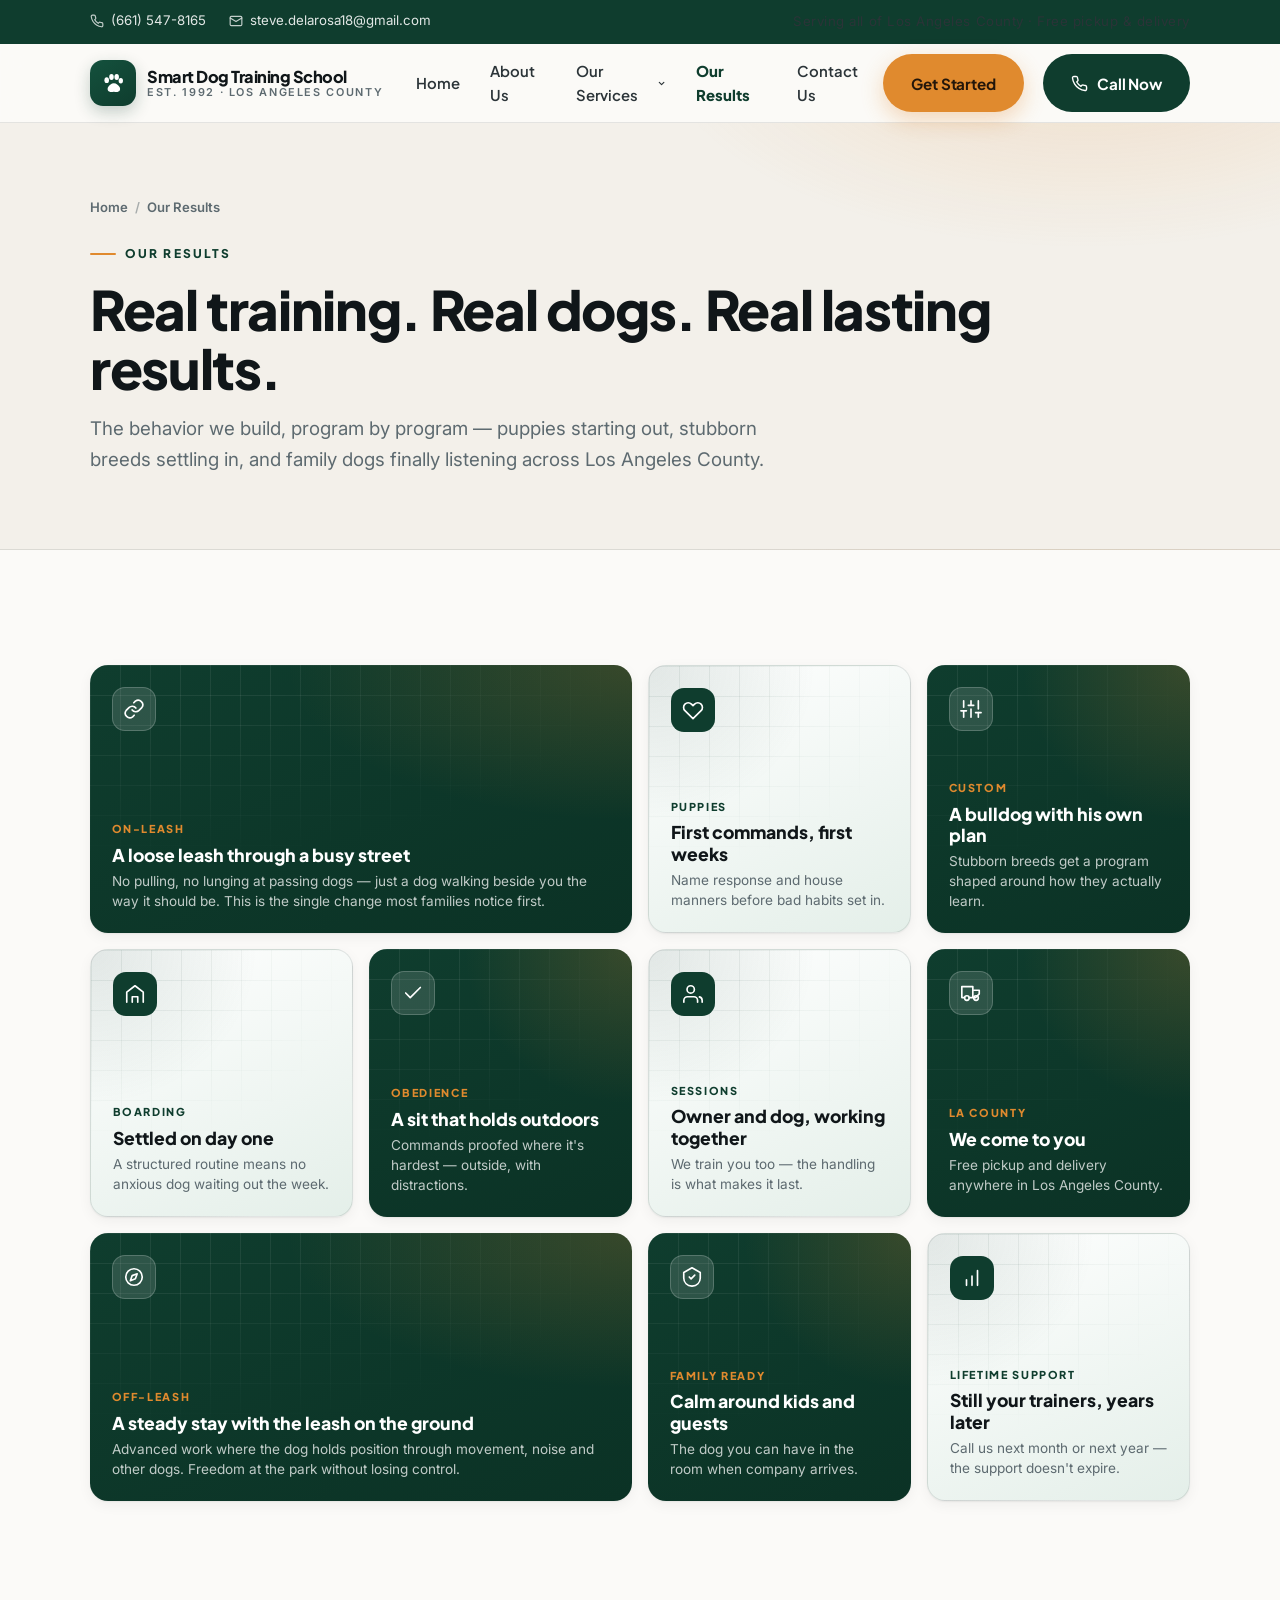
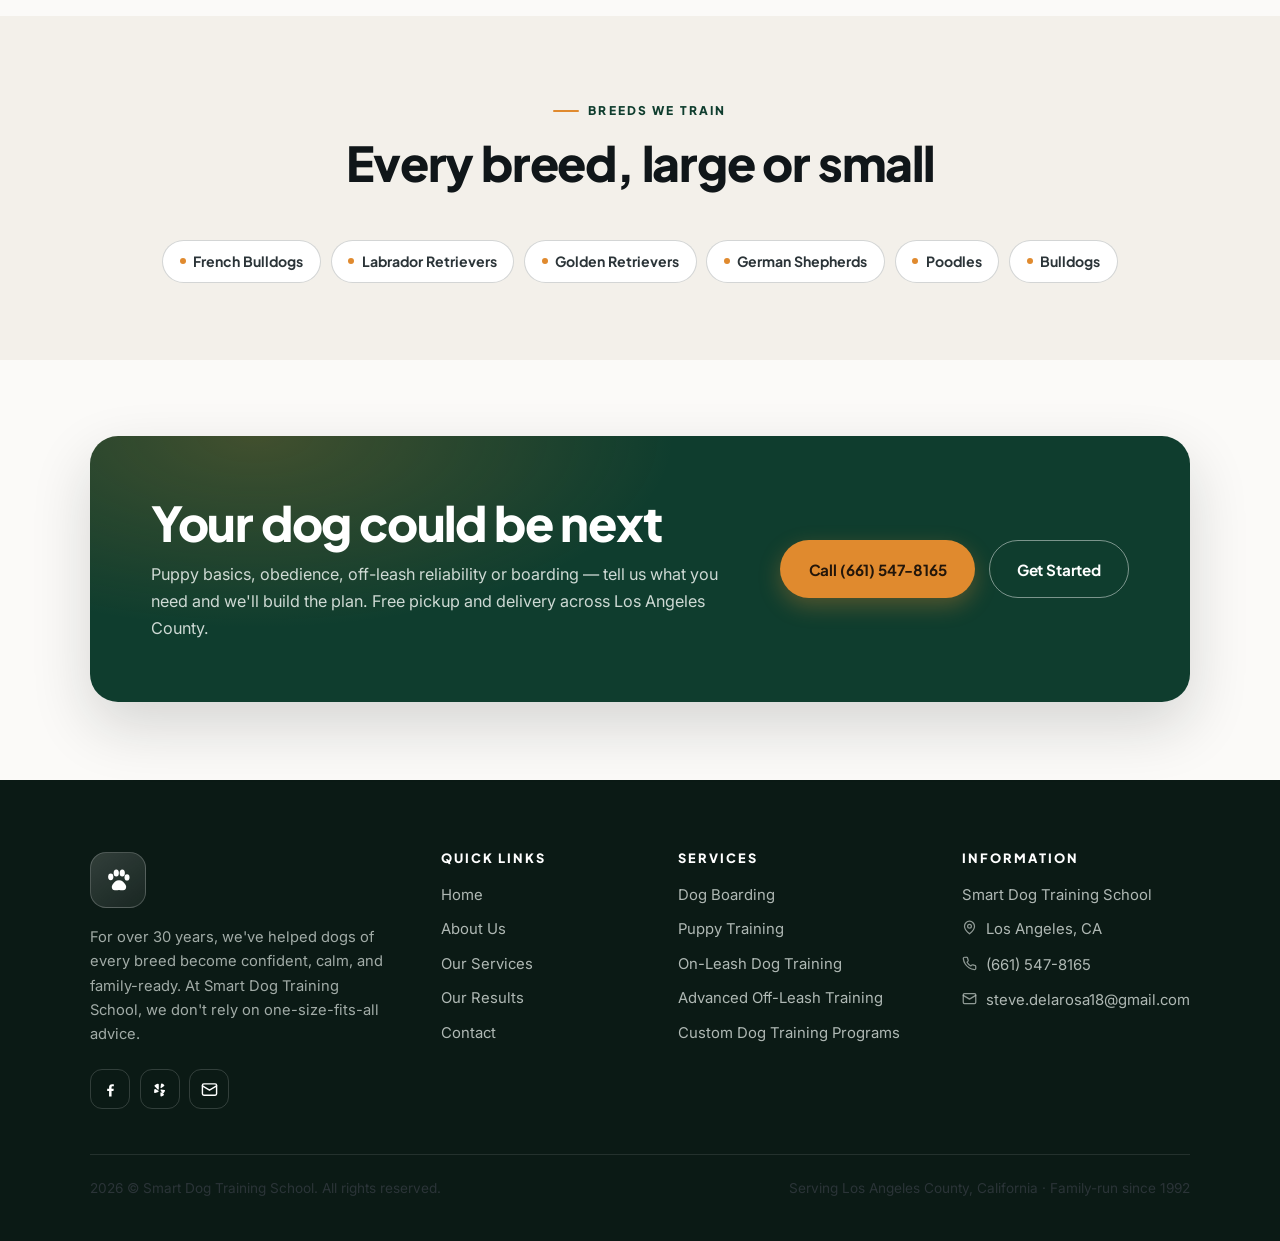
<file: gallery.html>
<!DOCTYPE html>
<html lang="en">
<head>
<meta charset="utf-8">
<meta name="viewport" content="width=device-width, initial-scale=1">
<title>Our Results | Dogs Trained in Los Angeles County | Smart Dog Training School</title>
<meta name="description" content="The results we deliver at Smart Dog Training School: leash manners, reliable obedience, off-leash control and structured boarding for every breed across Los Angeles County.">
<meta name="theme-color" content="#0f3d2e">
<link rel="canonical" href="https://smartdogtrainingschool.com/our-gallery/">
<meta property="og:type" content="website">
<meta property="og:site_name" content="Smart Dog Training School">
<meta property="og:title" content="Our Results | Smart Dog Training School">
<meta property="og:description" content="Real dogs from real families across Los Angeles County, trained by Smart Dog Training School.">
<meta property="og:image" content="favicon.svg">
<meta name="twitter:card" content="summary_large_image">
<link rel="icon" href="favicon.svg" type="image/svg+xml">
<link rel="apple-touch-icon" href="favicon.svg">
<link rel="preconnect" href="https://fonts.googleapis.com">
<link rel="preconnect" href="https://fonts.gstatic.com" crossorigin>
<link href="https://fonts.googleapis.com/css2?family=Inter:wght@400;500;600;700&family=Plus+Jakarta+Sans:wght@600;700;800&display=swap" rel="stylesheet">
<link rel="stylesheet" href="assets/css/styles.css">
</head>
<body>
<a class="skip-link" href="#content">Skip to content</a>

<div class="topbar">
  <div class="wrap topbar__inner">
    <ul class="topbar__list">
      <li>
        <a href="tel:+16615478165">
          <svg viewBox="0 0 24 24" fill="none" stroke="currentColor" stroke-width="2" stroke-linecap="round" stroke-linejoin="round" aria-hidden="true"><path d="M22 16.92v3a2 2 0 0 1-2.18 2 19.79 19.79 0 0 1-8.63-3.07 19.5 19.5 0 0 1-6-6A19.79 19.79 0 0 1 2.12 4.18 2 2 0 0 1 4.11 2h3a2 2 0 0 1 2 1.72c.13.96.36 1.9.7 2.81a2 2 0 0 1-.45 2.11L8.09 9.91a16 16 0 0 0 6 6l1.27-1.27a2 2 0 0 1 2.11-.45c.9.34 1.85.57 2.81.7A2 2 0 0 1 22 16.92z"/></svg>
          (661) 547-8165
        </a>
      </li>
      <li>
        <a href="mailto:steve.delarosa18@gmail.com">
          <svg viewBox="0 0 24 24" fill="none" stroke="currentColor" stroke-width="2" stroke-linecap="round" stroke-linejoin="round" aria-hidden="true"><rect x="2" y="4" width="20" height="16" rx="2"/><path d="m22 7-10 6L2 7"/></svg>
          steve.delarosa18@gmail.com
        </a>
      </li>
    </ul>
    <p class="topbar__note">Serving all of Los Angeles County &middot; Free pickup &amp; delivery</p>
  </div>
</div>

<header class="header">
  <nav class="wrap nav" aria-label="Main navigation">
    <a class="brand" href="index.html">
      <span class="brand__mark" aria-hidden="true"><svg viewBox="0 0 24 24" fill="currentColor" aria-hidden="true"><ellipse cx="6.2" cy="9.4" rx="2.1" ry="2.7"/><ellipse cx="10.6" cy="6.4" rx="2.1" ry="2.8"/><ellipse cx="15.4" cy="6.4" rx="2.1" ry="2.8"/><ellipse cx="19.2" cy="9.9" rx="2" ry="2.5"/><path d="M12.8 12.2c2.4 0 4 1.7 5.1 3.3 1.3 1.9.6 4.4-1.7 4.7-1.2.2-2.3-.2-3.4-.2s-2.2.4-3.4.2c-2.3-.3-3-2.8-1.7-4.7 1.1-1.6 2.7-3.3 5.1-3.3z"/></svg></span>
      <span class="brand__text">
        <span class="brand__name">Smart Dog Training School</span>
        <span class="brand__tag">Est. 1992 &middot; Los Angeles County</span>
      </span>
    </a>

    <ul class="nav__menu" id="primary-menu">
      <li><a class="nav__link" href="index.html">Home</a></li>
      <li><a class="nav__link" href="about.html">About Us</a></li>
      <li class="has-dropdown">
        <a class="nav__link" href="services.html">Our Services
          <svg viewBox="0 0 24 24" fill="none" stroke="currentColor" stroke-width="3" stroke-linecap="round" stroke-linejoin="round" aria-hidden="true"><path d="m6 9 6 6 6-6"/></svg>
        </a>
        <div class="dropdown">
          <a href="services.html#dog-boarding">Dog Boarding</a>
          <a href="services.html#puppy-training">Puppy Training</a>
          <a href="services.html#on-leash">On-Leash Dog Training</a>
          <a href="services.html#off-leash">Advanced Off-Leash Training</a>
          <a href="services.html#custom">Custom Dog Training Programs</a>
        </div>
      </li>
      <li><a class="nav__link" href="gallery.html" aria-current="page">Our Results</a></li>
      <li><a class="nav__link" href="contact.html">Contact Us</a></li>
      <li><a class="btn btn--primary" href="contact.html">Get Started</a></li>
    </ul>

    <div class="nav__cta">
      <a class="btn btn--dark" href="tel:+16615478165">
        <svg viewBox="0 0 24 24" fill="none" stroke="currentColor" stroke-width="2" stroke-linecap="round" stroke-linejoin="round" aria-hidden="true"><path d="M22 16.92v3a2 2 0 0 1-2.18 2 19.79 19.79 0 0 1-8.63-3.07 19.5 19.5 0 0 1-6-6A19.79 19.79 0 0 1 2.12 4.18 2 2 0 0 1 4.11 2h3a2 2 0 0 1 2 1.72c.13.96.36 1.9.7 2.81a2 2 0 0 1-.45 2.11L8.09 9.91a16 16 0 0 0 6 6l1.27-1.27a2 2 0 0 1 2.11-.45c.9.34 1.85.57 2.81.7A2 2 0 0 1 22 16.92z"/></svg>
        Call Now
      </a>
      <button class="nav__toggle" type="button" aria-label="Toggle navigation menu" aria-expanded="false" aria-controls="primary-menu">
        <span></span><span></span><span></span>
      </button>
    </div>
  </nav>
</header>

<main id="content">

  <section class="page-hero">
    <div class="wrap">
      <nav class="crumbs" aria-label="Breadcrumb">
        <a href="index.html">Home</a><span aria-hidden="true">/</span><span>Our Results</span>
      </nav>
      <span class="eyebrow">Our Results</span>
      <h1>Real training. Real dogs. Real lasting results.</h1>
      <p class="lead">The behavior we build, program by program — puppies starting out, stubborn breeds settling in, and family dogs finally listening across Los Angeles County.</p>
    </div>
  </section>

  <section class="section">
    <div class="wrap">
      <div class="tile-grid reveal">
        <div class="tile tile--wide">
          <span class="tile__icon" aria-hidden="true">
            <svg viewBox="0 0 24 24" fill="none" stroke="currentColor" stroke-width="1.8" stroke-linecap="round" stroke-linejoin="round"><path d="M10 13a5 5 0 0 0 7.5.5l3-3a5 5 0 0 0-7-7l-1.7 1.7"/><path d="M14 11a5 5 0 0 0-7.5-.5l-3 3a5 5 0 0 0 7 7l1.7-1.7"/></svg>
          </span>
          <span class="tile__label">On-Leash</span>
          <p class="tile__title">A loose leash through a busy street</p>
          <p class="tile__text">No pulling, no lunging at passing dogs — just a dog walking beside you the way it should be. This is the single change most families notice first.</p>
        </div>
        <div class="tile tile--alt">
          <span class="tile__icon" aria-hidden="true">
            <svg viewBox="0 0 24 24" fill="none" stroke="currentColor" stroke-width="1.8" stroke-linecap="round" stroke-linejoin="round"><path d="M20.8 5.6a5 5 0 0 0-7.1 0L12 7.3l-1.7-1.7a5 5 0 1 0-7.1 7.1l8.8 8.8 8.8-8.8a5 5 0 0 0 0-7.1z"/></svg>
          </span>
          <span class="tile__label">Puppies</span>
          <p class="tile__title">First commands, first weeks</p>
          <p class="tile__text">Name response and house manners before bad habits set in.</p>
        </div>
        <div class="tile">
          <span class="tile__icon" aria-hidden="true">
            <svg viewBox="0 0 24 24" fill="none" stroke="currentColor" stroke-width="1.8" stroke-linecap="round" stroke-linejoin="round"><path d="M4 21v-7M4 10V3M12 21v-9M12 8V3M20 21v-5M20 12V3"/><path d="M1 14h6M9 8h6M17 16h6"/></svg>
          </span>
          <span class="tile__label">Custom</span>
          <p class="tile__title">A bulldog with his own plan</p>
          <p class="tile__text">Stubborn breeds get a program shaped around how they actually learn.</p>
        </div>
        <div class="tile tile--alt">
          <span class="tile__icon" aria-hidden="true">
            <svg viewBox="0 0 24 24" fill="none" stroke="currentColor" stroke-width="1.8" stroke-linecap="round" stroke-linejoin="round"><path d="M3 21V10l9-7 9 7v11"/><path d="M9 21v-6h6v6"/></svg>
          </span>
          <span class="tile__label">Boarding</span>
          <p class="tile__title">Settled on day one</p>
          <p class="tile__text">A structured routine means no anxious dog waiting out the week.</p>
        </div>
        <div class="tile">
          <span class="tile__icon" aria-hidden="true">
            <svg viewBox="0 0 24 24" fill="none" stroke="currentColor" stroke-width="1.8" stroke-linecap="round" stroke-linejoin="round"><path d="M20 6 9 17l-5-5"/></svg>
          </span>
          <span class="tile__label">Obedience</span>
          <p class="tile__title">A sit that holds outdoors</p>
          <p class="tile__text">Commands proofed where it's hardest — outside, with distractions.</p>
        </div>
        <div class="tile tile--alt">
          <span class="tile__icon" aria-hidden="true">
            <svg viewBox="0 0 24 24" fill="none" stroke="currentColor" stroke-width="1.8" stroke-linecap="round" stroke-linejoin="round"><path d="M17 21v-2a4 4 0 0 0-4-4H6a4 4 0 0 0-4 4v2"/><circle cx="9.5" cy="7" r="4"/><path d="M22 21v-2a4 4 0 0 0-3-3.9"/></svg>
          </span>
          <span class="tile__label">Sessions</span>
          <p class="tile__title">Owner and dog, working together</p>
          <p class="tile__text">We train you too — the handling is what makes it last.</p>
        </div>
        <div class="tile">
          <span class="tile__icon" aria-hidden="true">
            <svg viewBox="0 0 24 24" fill="none" stroke="currentColor" stroke-width="1.8" stroke-linecap="round" stroke-linejoin="round"><path d="M10 17h4V5H2v12h3"/><path d="M15 17h2l4-4V9h-6"/><circle cx="7.5" cy="17.5" r="2.5"/><circle cx="17.5" cy="17.5" r="2.5"/></svg>
          </span>
          <span class="tile__label">LA County</span>
          <p class="tile__title">We come to you</p>
          <p class="tile__text">Free pickup and delivery anywhere in Los Angeles County.</p>
        </div>
        <div class="tile tile--wide">
          <span class="tile__icon" aria-hidden="true">
            <svg viewBox="0 0 24 24" fill="none" stroke="currentColor" stroke-width="1.8" stroke-linecap="round" stroke-linejoin="round"><circle cx="12" cy="12" r="9"/><path d="m15.5 8.5-2 5.5-5.5 2 2-5.5z"/></svg>
          </span>
          <span class="tile__label">Off-Leash</span>
          <p class="tile__title">A steady stay with the leash on the ground</p>
          <p class="tile__text">Advanced work where the dog holds position through movement, noise and other dogs. Freedom at the park without losing control.</p>
        </div>
        <div class="tile">
          <span class="tile__icon" aria-hidden="true">
            <svg viewBox="0 0 24 24" fill="none" stroke="currentColor" stroke-width="1.8" stroke-linecap="round" stroke-linejoin="round"><path d="M12 2 3 7v6c0 5 3.8 8.5 9 9 5.2-.5 9-4 9-9V7z"/><path d="m9 12 2 2 4-4"/></svg>
          </span>
          <span class="tile__label">Family Ready</span>
          <p class="tile__title">Calm around kids and guests</p>
          <p class="tile__text">The dog you can have in the room when company arrives.</p>
        </div>
        <div class="tile tile--alt">
          <span class="tile__icon" aria-hidden="true">
            <svg viewBox="0 0 24 24" fill="none" stroke="currentColor" stroke-width="1.8" stroke-linecap="round" stroke-linejoin="round"><path d="M12 20V10M6 20v-6M18 20V4"/></svg>
          </span>
          <span class="tile__label">Lifetime Support</span>
          <p class="tile__title">Still your trainers, years later</p>
          <p class="tile__text">Call us next month or next year — the support doesn't expire.</p>
        </div>
      </div>
    </div>
  </section>

  <section class="section section--alt section--tight">
    <div class="wrap">
      <div class="section-head center reveal">
        <span class="eyebrow">Breeds We Train</span>
        <h2>Every breed, large or small</h2>
      </div>
      <ul class="chips reveal" style="justify-content:center;">
        <li class="chip">French Bulldogs</li>
        <li class="chip">Labrador Retrievers</li>
        <li class="chip">Golden Retrievers</li>
        <li class="chip">German Shepherds</li>
        <li class="chip">Poodles</li>
        <li class="chip">Bulldogs</li>
      </ul>
    </div>
  </section>

  <section class="section section--tight">
    <div class="wrap">
      <div class="cta reveal">
        <div>
          <h2>Your dog could be next</h2>
          <p>Puppy basics, obedience, off-leash reliability or boarding — tell us what you need and we'll build the plan. Free pickup and delivery across Los Angeles County.</p>
        </div>
        <div class="btn-row">
          <a class="btn btn--primary" href="tel:+16615478165">Call (661) 547-8165</a>
          <a class="btn btn--outline-light" href="contact.html">Get Started</a>
        </div>
      </div>
    </div>
  </section>

</main>

<footer class="footer">
  <div class="wrap">
    <div class="footer__grid">
      <div class="footer__brand">
        <span class="brand__mark" aria-hidden="true"><svg viewBox="0 0 24 24" fill="currentColor" aria-hidden="true"><ellipse cx="6.2" cy="9.4" rx="2.1" ry="2.7"/><ellipse cx="10.6" cy="6.4" rx="2.1" ry="2.8"/><ellipse cx="15.4" cy="6.4" rx="2.1" ry="2.8"/><ellipse cx="19.2" cy="9.9" rx="2" ry="2.5"/><path d="M12.8 12.2c2.4 0 4 1.7 5.1 3.3 1.3 1.9.6 4.4-1.7 4.7-1.2.2-2.3-.2-3.4-.2s-2.2.4-3.4.2c-2.3-.3-3-2.8-1.7-4.7 1.1-1.6 2.7-3.3 5.1-3.3z"/></svg></span>
        <p>For over 30 years, we've helped dogs of every breed become confident, calm, and family-ready. At Smart Dog Training School, we don't rely on one-size-fits-all advice.</p>
        <div class="socials">
          <a href="https://www.facebook.com/p/Smart-Dog-Training-School-100063574960527/" target="_blank" rel="noopener" aria-label="Smart Dog Training School on Facebook">
            <svg viewBox="0 0 24 24" fill="currentColor" aria-hidden="true"><path d="M13.5 22v-8h2.7l.4-3.1h-3.1V8.9c0-.9.25-1.5 1.55-1.5H16.7V4.6c-.3 0-1.3-.1-2.5-.1-2.5 0-4.2 1.5-4.2 4.3v2.1H7.3V14h2.7v8z"/></svg>
          </a>
          <a href="https://www.yelp.com/biz/smart-dog-training-school-palmdale" target="_blank" rel="noopener" aria-label="Smart Dog Training School on Yelp">
            <svg viewBox="0 0 24 24" fill="currentColor" aria-hidden="true"><path d="M11 3.2v8.2c0 .8-1 1.2-1.5.6L5.1 7.3c-.4-.4-.3-1.1.2-1.4a11 11 0 0 1 4.3-1.9c.7-.1 1.4.4 1.4 1.1zM10.4 13.9c.6.4.5 1.3-.2 1.5l-4.4 1.5c-.6.2-1.2-.2-1.3-.8a10.9 10.9 0 0 1 .2-4.2c.2-.6.9-.9 1.4-.5zM13.6 13.3c-.4-.6.1-1.4.8-1.3l4.6.6c.6.1 1 .7.8 1.3a10.9 10.9 0 0 1-2.1 3.5c-.4.5-1.2.4-1.5-.2zM13.3 16.9c0-.7.8-1.1 1.4-.7l3.3 2.4c.5.4.5 1.1 0 1.5a11 11 0 0 1-3.5 1.7c-.6.2-1.2-.3-1.2-.9zM14.6 9.9c-.6.3-1.3-.2-1.2-.9l.7-4.5c.1-.6.7-1 1.3-.8 1.2.4 2.3 1 3.2 1.9.4.4.4 1.1-.1 1.4z"/></svg>
          </a>
          <a href="mailto:steve.delarosa18@gmail.com" aria-label="Email Smart Dog Training School">
            <svg viewBox="0 0 24 24" fill="none" stroke="currentColor" stroke-width="2" stroke-linecap="round" stroke-linejoin="round" aria-hidden="true"><rect x="2" y="4" width="20" height="16" rx="2"/><path d="m22 7-10 6L2 7"/></svg>
          </a>
        </div>
      </div>

      <div>
        <h4>Quick Links</h4>
        <ul class="footer__links">
          <li><a href="index.html">Home</a></li>
          <li><a href="about.html">About Us</a></li>
          <li><a href="services.html">Our Services</a></li>
          <li><a href="gallery.html">Our Results</a></li>
          <li><a href="contact.html">Contact</a></li>
        </ul>
      </div>

      <div>
        <h4>Services</h4>
        <ul class="footer__links">
          <li><a href="services.html#dog-boarding">Dog Boarding</a></li>
          <li><a href="services.html#puppy-training">Puppy Training</a></li>
          <li><a href="services.html#on-leash">On-Leash Dog Training</a></li>
          <li><a href="services.html#off-leash">Advanced Off-Leash Training</a></li>
          <li><a href="services.html#custom">Custom Dog Training Programs</a></li>
        </ul>
      </div>

      <div>
        <h4>Information</h4>
        <ul class="footer__links">
          <li><span>Smart Dog Training School</span></li>
          <li>
            <span>
              <svg viewBox="0 0 24 24" fill="none" stroke="currentColor" stroke-width="2" stroke-linecap="round" stroke-linejoin="round" aria-hidden="true"><path d="M20 10c0 6-8 12-8 12s-8-6-8-12a8 8 0 0 1 16 0z"/><circle cx="12" cy="10" r="3"/></svg>
              Los Angeles, CA
            </span>
          </li>
          <li>
            <a href="tel:+16615478165">
              <svg viewBox="0 0 24 24" fill="none" stroke="currentColor" stroke-width="2" stroke-linecap="round" stroke-linejoin="round" aria-hidden="true"><path d="M22 16.92v3a2 2 0 0 1-2.18 2 19.79 19.79 0 0 1-8.63-3.07 19.5 19.5 0 0 1-6-6A19.79 19.79 0 0 1 2.12 4.18 2 2 0 0 1 4.11 2h3a2 2 0 0 1 2 1.72c.13.96.36 1.9.7 2.81a2 2 0 0 1-.45 2.11L8.09 9.91a16 16 0 0 0 6 6l1.27-1.27a2 2 0 0 1 2.11-.45c.9.34 1.85.57 2.81.7A2 2 0 0 1 22 16.92z"/></svg>
              (661) 547-8165
            </a>
          </li>
          <li>
            <a href="mailto:steve.delarosa18@gmail.com">
              <svg viewBox="0 0 24 24" fill="none" stroke="currentColor" stroke-width="2" stroke-linecap="round" stroke-linejoin="round" aria-hidden="true"><rect x="2" y="4" width="20" height="16" rx="2"/><path d="m22 7-10 6L2 7"/></svg>
              steve.delarosa18@gmail.com
            </a>
          </li>
        </ul>
      </div>
    </div>

    <div class="footer__bottom">
      <p><span data-year>2026</span> &copy; Smart Dog Training School. All rights reserved.</p>
      <p>Serving Los Angeles County, California &middot; Family-run since 1992</p>
    </div>
  </div>
</footer>

<button class="to-top" type="button" aria-label="Back to top">
  <svg viewBox="0 0 24 24" fill="none" stroke="currentColor" stroke-width="2.4" stroke-linecap="round" stroke-linejoin="round" aria-hidden="true"><path d="m18 15-6-6-6 6"/></svg>
</button>

<script src="assets/js/main.js" defer></script>
<script defer src="https://static.cloudflareinsights.com/beacon.min.js" data-cf-beacon='{"token": "0a932598fc5b4cc9baf156d875620bd1"}'></script>
<script defer data-lv-track src="https://vision.leadrai.com/api/forms/85f86c6d66e079e90e5a630f7edb3034/t.js"></script>
<script src="https://vision.leadrai.com/widget/loader.js" data-lv-widget data-kind="voice" data-widget="0236d7a4-0615-4714-b0d4-6fa4b2a1f5a7" async></script>
<script src="https://vision.leadrai.com/widget/loader.js" data-lv-widget data-kind="chatbot" data-widget="9fc933a8-4810-4088-bc43-236e242a3e79" async></script>
</body>
</html>
</file>
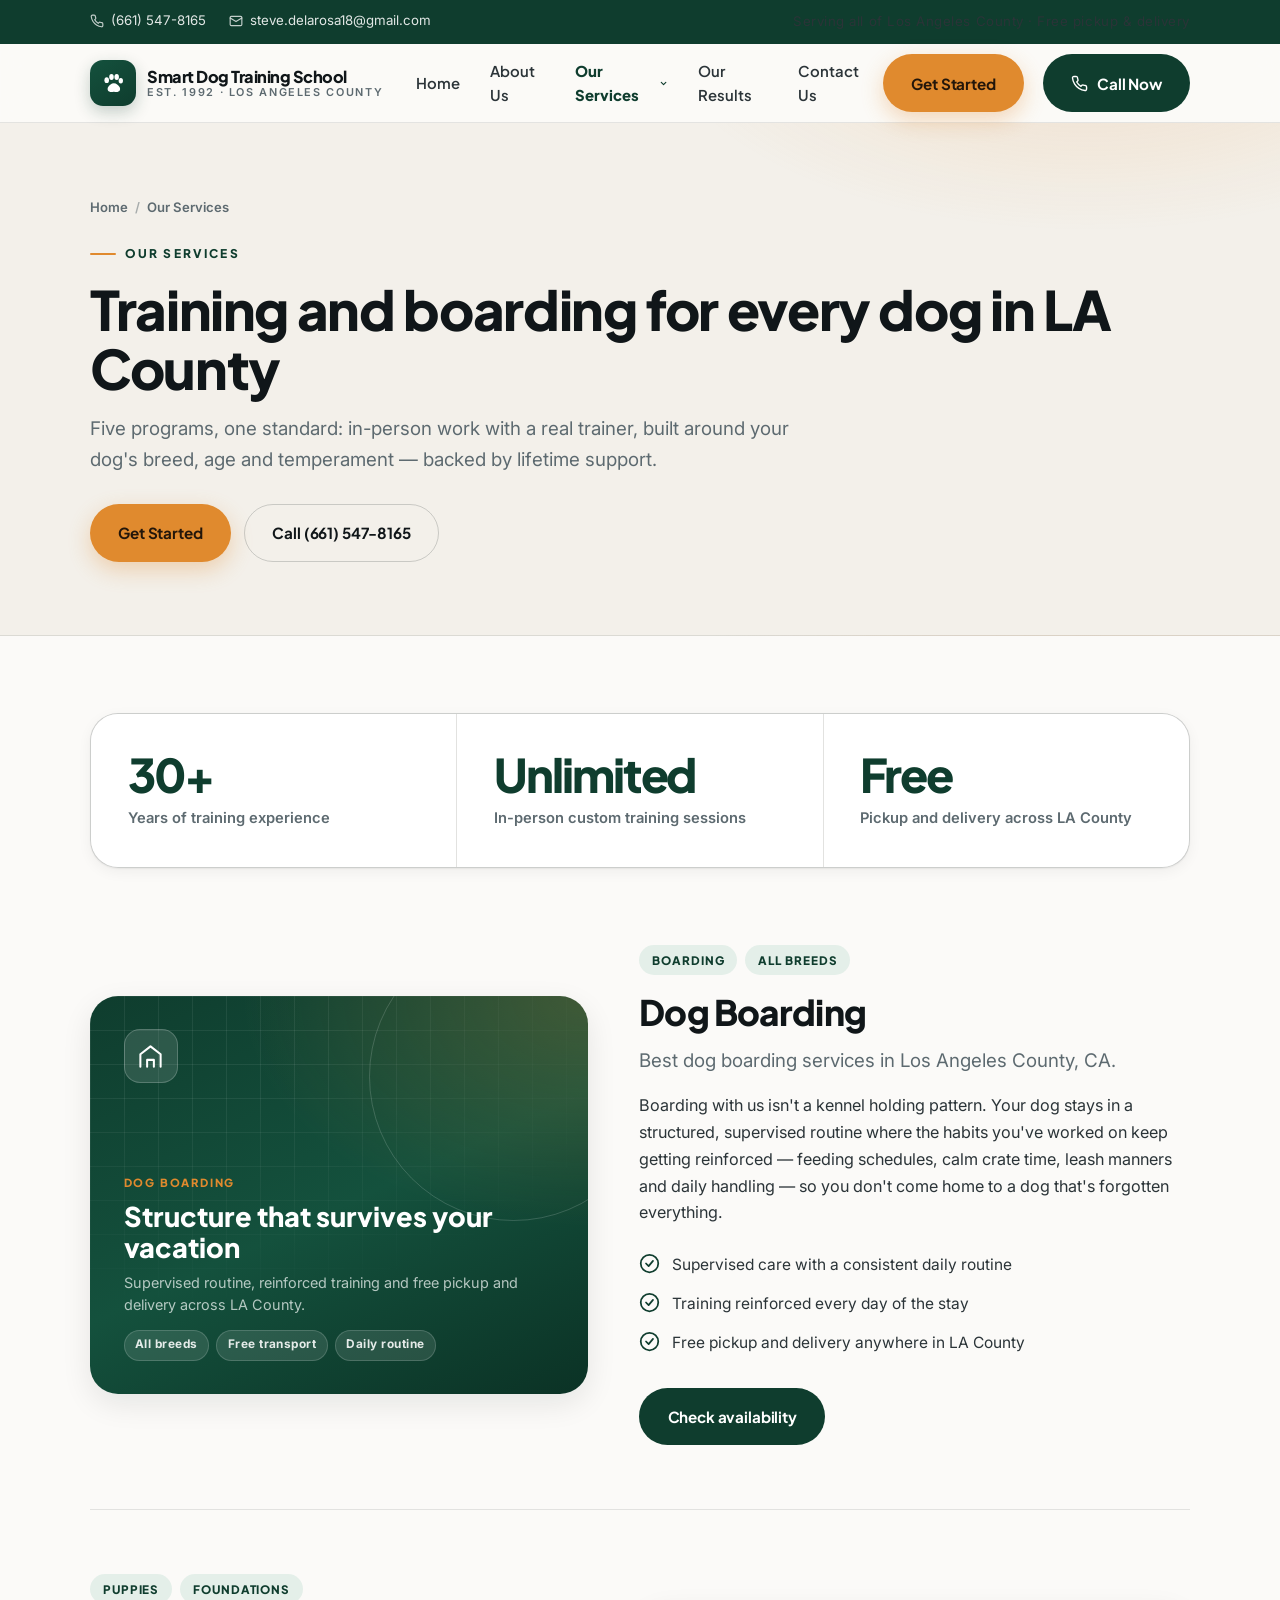
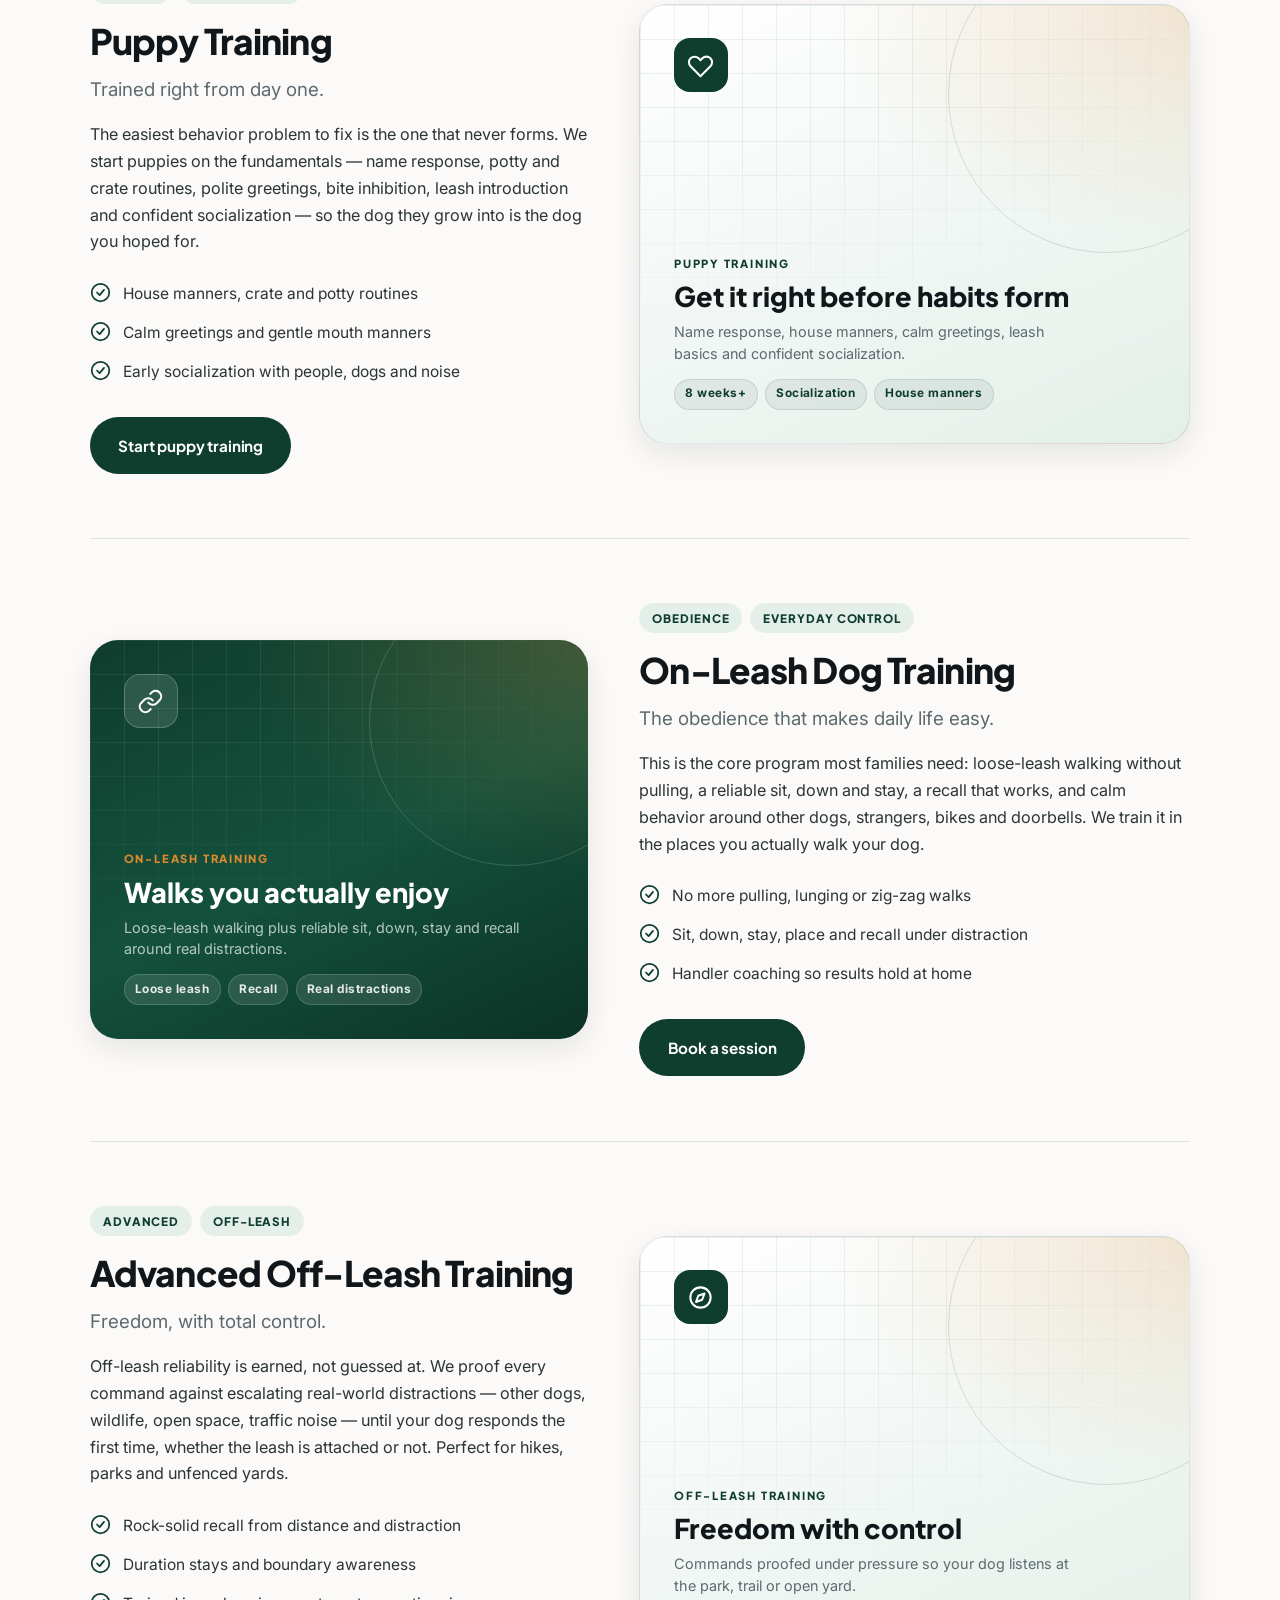
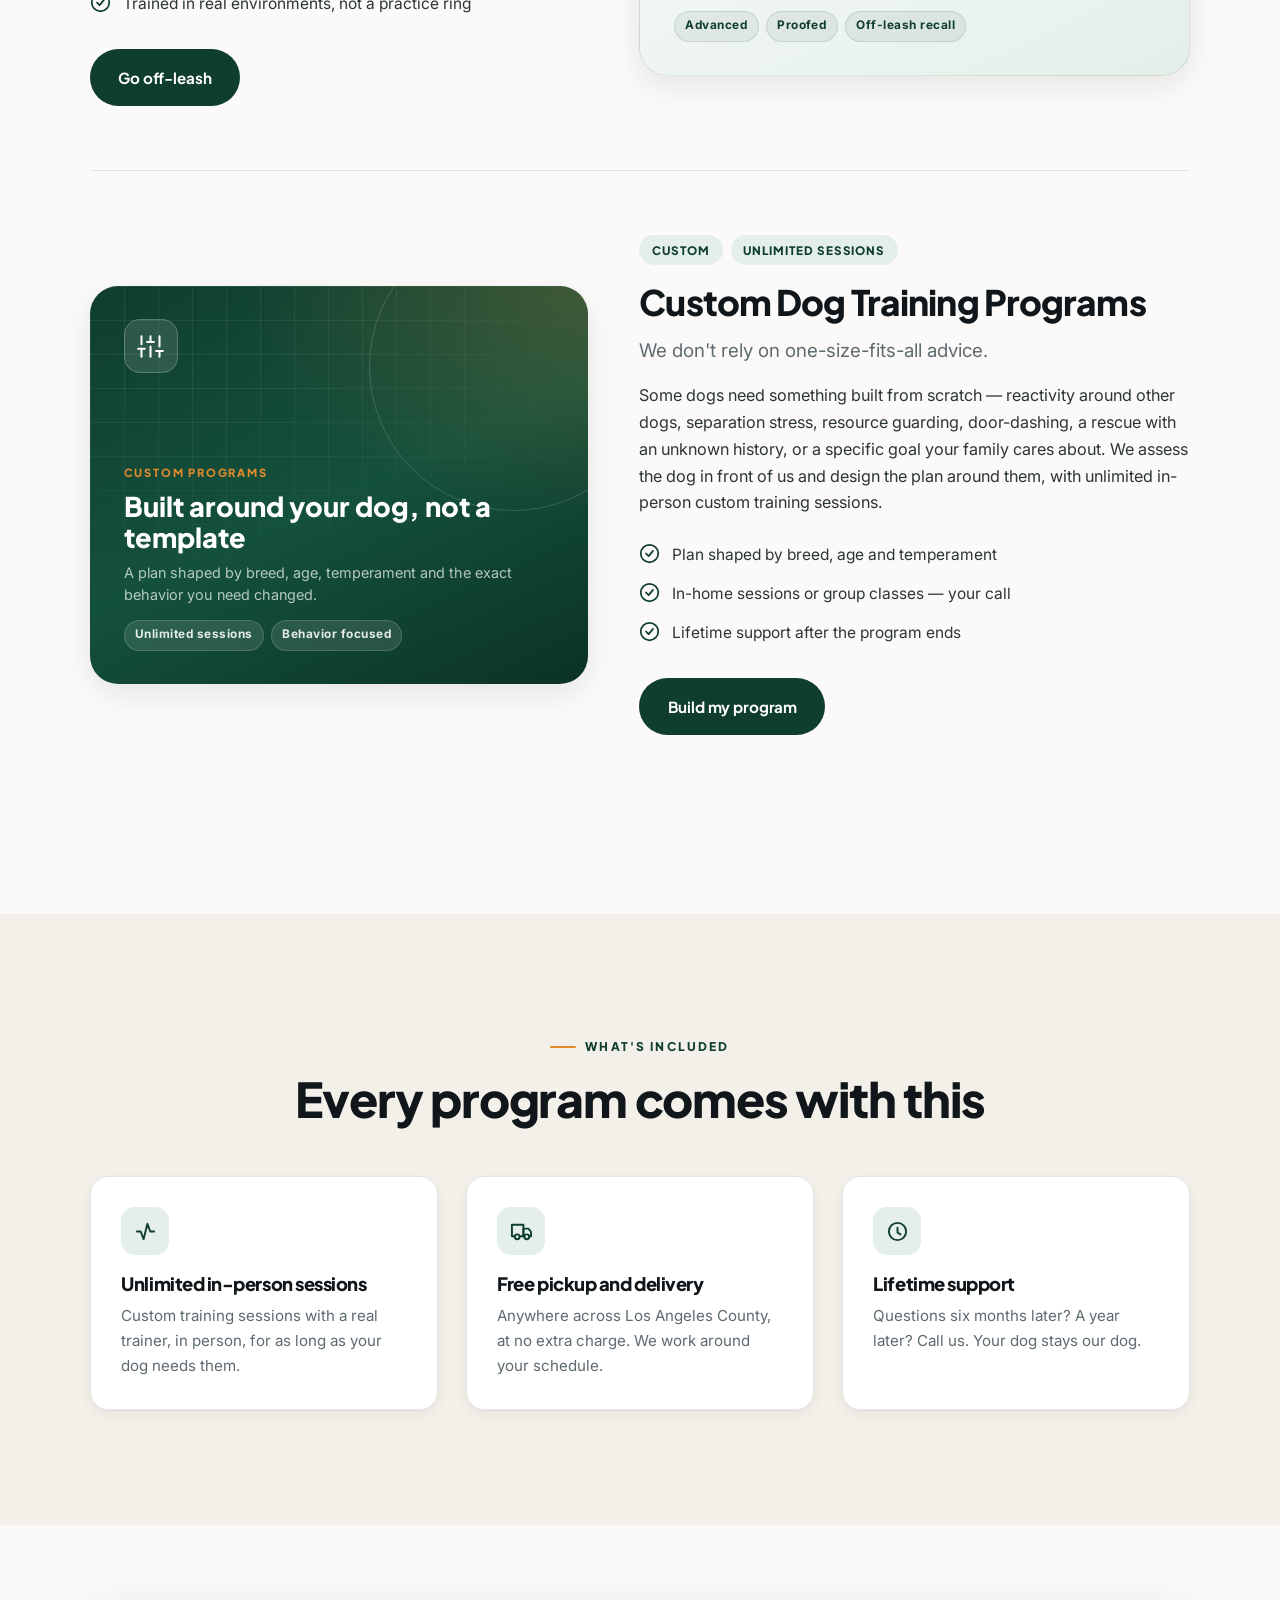
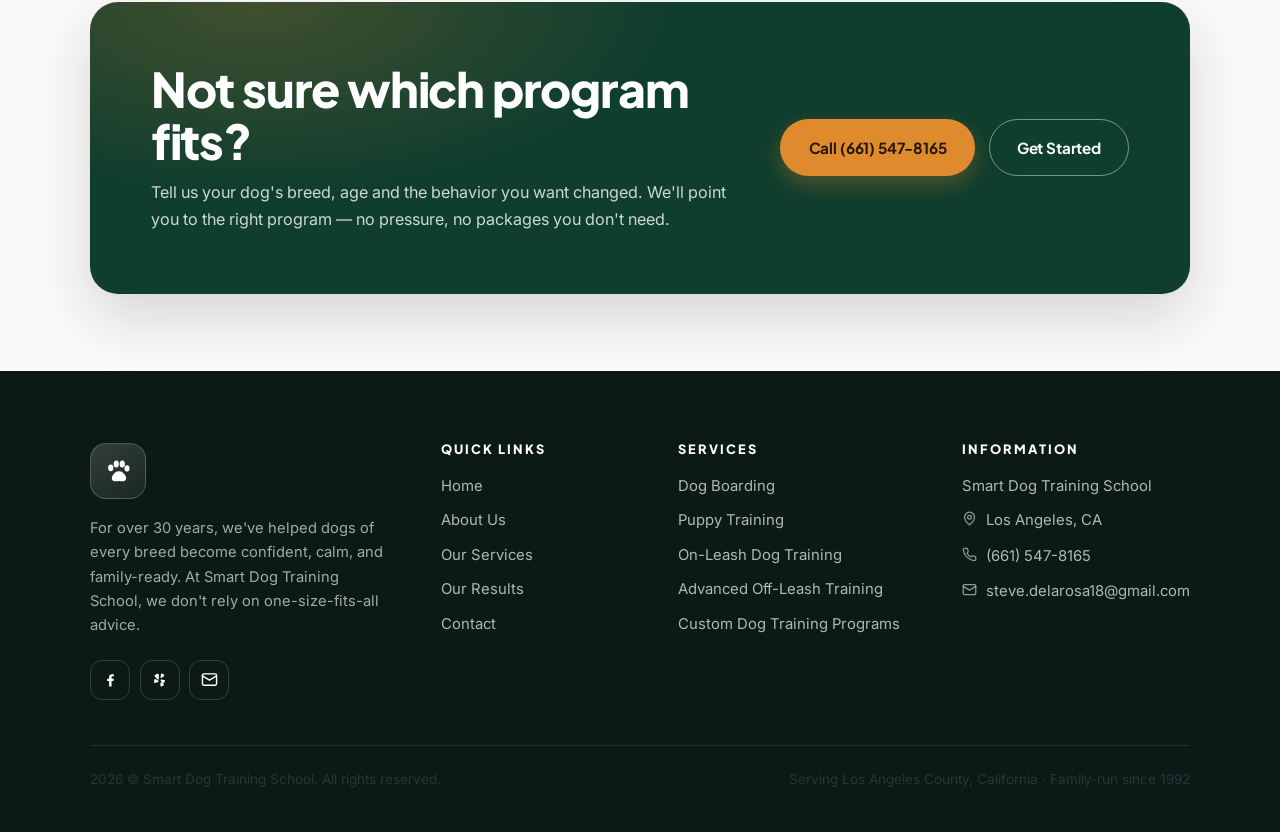
<file: services.html>
<!DOCTYPE html>
<html lang="en">
<head>
<meta charset="utf-8">
<meta name="viewport" content="width=device-width, initial-scale=1">
<title>Our Services | Dog Training &amp; Boarding in Los Angeles County | Smart Dog Training School</title>
<meta name="description" content="Dog boarding, puppy training, on-leash obedience, advanced off-leash training and custom dog training programs across Los Angeles County, CA. Free pickup and delivery. Call (661) 547-8165.">
<meta name="theme-color" content="#0f3d2e">
<link rel="canonical" href="https://smartdogtrainingschool.com/our-services/">
<meta property="og:type" content="website">
<meta property="og:site_name" content="Smart Dog Training School">
<meta property="og:title" content="Our Services | Smart Dog Training School">
<meta property="og:description" content="Boarding, puppy training, on-leash obedience, advanced off-leash work and fully custom programs across Los Angeles County.">
<meta property="og:image" content="favicon.svg">
<meta name="twitter:card" content="summary_large_image">
<link rel="icon" href="favicon.svg" type="image/svg+xml">
<link rel="apple-touch-icon" href="favicon.svg">
<link rel="preconnect" href="https://fonts.googleapis.com">
<link rel="preconnect" href="https://fonts.gstatic.com" crossorigin>
<link href="https://fonts.googleapis.com/css2?family=Inter:wght@400;500;600;700&family=Plus+Jakarta+Sans:wght@600;700;800&display=swap" rel="stylesheet">
<link rel="stylesheet" href="assets/css/styles.css">
</head>
<body>
<a class="skip-link" href="#content">Skip to content</a>

<div class="topbar">
  <div class="wrap topbar__inner">
    <ul class="topbar__list">
      <li>
        <a href="tel:+16615478165">
          <svg viewBox="0 0 24 24" fill="none" stroke="currentColor" stroke-width="2" stroke-linecap="round" stroke-linejoin="round" aria-hidden="true"><path d="M22 16.92v3a2 2 0 0 1-2.18 2 19.79 19.79 0 0 1-8.63-3.07 19.5 19.5 0 0 1-6-6A19.79 19.79 0 0 1 2.12 4.18 2 2 0 0 1 4.11 2h3a2 2 0 0 1 2 1.72c.13.96.36 1.9.7 2.81a2 2 0 0 1-.45 2.11L8.09 9.91a16 16 0 0 0 6 6l1.27-1.27a2 2 0 0 1 2.11-.45c.9.34 1.85.57 2.81.7A2 2 0 0 1 22 16.92z"/></svg>
          (661) 547-8165
        </a>
      </li>
      <li>
        <a href="mailto:steve.delarosa18@gmail.com">
          <svg viewBox="0 0 24 24" fill="none" stroke="currentColor" stroke-width="2" stroke-linecap="round" stroke-linejoin="round" aria-hidden="true"><rect x="2" y="4" width="20" height="16" rx="2"/><path d="m22 7-10 6L2 7"/></svg>
          steve.delarosa18@gmail.com
        </a>
      </li>
    </ul>
    <p class="topbar__note">Serving all of Los Angeles County &middot; Free pickup &amp; delivery</p>
  </div>
</div>

<header class="header">
  <nav class="wrap nav" aria-label="Main navigation">
    <a class="brand" href="index.html">
      <span class="brand__mark" aria-hidden="true"><svg viewBox="0 0 24 24" fill="currentColor" aria-hidden="true"><ellipse cx="6.2" cy="9.4" rx="2.1" ry="2.7"/><ellipse cx="10.6" cy="6.4" rx="2.1" ry="2.8"/><ellipse cx="15.4" cy="6.4" rx="2.1" ry="2.8"/><ellipse cx="19.2" cy="9.9" rx="2" ry="2.5"/><path d="M12.8 12.2c2.4 0 4 1.7 5.1 3.3 1.3 1.9.6 4.4-1.7 4.7-1.2.2-2.3-.2-3.4-.2s-2.2.4-3.4.2c-2.3-.3-3-2.8-1.7-4.7 1.1-1.6 2.7-3.3 5.1-3.3z"/></svg></span>
      <span class="brand__text">
        <span class="brand__name">Smart Dog Training School</span>
        <span class="brand__tag">Est. 1992 &middot; Los Angeles County</span>
      </span>
    </a>

    <ul class="nav__menu" id="primary-menu">
      <li><a class="nav__link" href="index.html">Home</a></li>
      <li><a class="nav__link" href="about.html">About Us</a></li>
      <li class="has-dropdown">
        <a class="nav__link" href="services.html" aria-current="page">Our Services
          <svg viewBox="0 0 24 24" fill="none" stroke="currentColor" stroke-width="3" stroke-linecap="round" stroke-linejoin="round" aria-hidden="true"><path d="m6 9 6 6 6-6"/></svg>
        </a>
        <div class="dropdown">
          <a href="services.html#dog-boarding">Dog Boarding</a>
          <a href="services.html#puppy-training">Puppy Training</a>
          <a href="services.html#on-leash">On-Leash Dog Training</a>
          <a href="services.html#off-leash">Advanced Off-Leash Training</a>
          <a href="services.html#custom">Custom Dog Training Programs</a>
        </div>
      </li>
      <li><a class="nav__link" href="gallery.html">Our Results</a></li>
      <li><a class="nav__link" href="contact.html">Contact Us</a></li>
      <li><a class="btn btn--primary" href="contact.html">Get Started</a></li>
    </ul>

    <div class="nav__cta">
      <a class="btn btn--dark" href="tel:+16615478165">
        <svg viewBox="0 0 24 24" fill="none" stroke="currentColor" stroke-width="2" stroke-linecap="round" stroke-linejoin="round" aria-hidden="true"><path d="M22 16.92v3a2 2 0 0 1-2.18 2 19.79 19.79 0 0 1-8.63-3.07 19.5 19.5 0 0 1-6-6A19.79 19.79 0 0 1 2.12 4.18 2 2 0 0 1 4.11 2h3a2 2 0 0 1 2 1.72c.13.96.36 1.9.7 2.81a2 2 0 0 1-.45 2.11L8.09 9.91a16 16 0 0 0 6 6l1.27-1.27a2 2 0 0 1 2.11-.45c.9.34 1.85.57 2.81.7A2 2 0 0 1 22 16.92z"/></svg>
        Call Now
      </a>
      <button class="nav__toggle" type="button" aria-label="Toggle navigation menu" aria-expanded="false" aria-controls="primary-menu">
        <span></span><span></span><span></span>
      </button>
    </div>
  </nav>
</header>

<main id="content">

  <section class="page-hero">
    <div class="wrap">
      <nav class="crumbs" aria-label="Breadcrumb">
        <a href="index.html">Home</a><span aria-hidden="true">/</span><span>Our Services</span>
      </nav>
      <span class="eyebrow">Our Services</span>
      <h1>Training and boarding for every dog in LA County</h1>
      <p class="lead">Five programs, one standard: in-person work with a real trainer, built around your dog's breed, age and temperament — backed by lifetime support.</p>
      <div class="btn-row" style="margin-top:1.8rem;">
        <a class="btn btn--primary" href="contact.html">Get Started</a>
        <a class="btn btn--ghost" href="tel:+16615478165">Call (661) 547-8165</a>
      </div>
    </div>
  </section>

  <section class="section section--tight">
    <div class="wrap">
      <div class="stats reveal">
        <div class="stat">
          <div class="stat__num"><span data-count="30" data-suffix="+">30+</span></div>
          <p class="stat__label">Years of training experience</p>
        </div>
        <div class="stat">
          <div class="stat__num">Unlimited</div>
          <p class="stat__label">In-person custom training sessions</p>
        </div>
        <div class="stat">
          <div class="stat__num">Free</div>
          <p class="stat__label">Pickup and delivery across LA County</p>
        </div>
      </div>
    </div>
  </section>

  <section class="section" style="padding-top:0;">
    <div class="wrap">

      <article class="detail reveal" id="dog-boarding">
        <div class="detail__media">
          <div class="mpanel">
            <span class="mpanel__icon" aria-hidden="true"><svg viewBox="0 0 24 24" fill="none" stroke="currentColor" stroke-width="1.8" stroke-linecap="round" stroke-linejoin="round" aria-hidden="true"><path d="M3 21V10l9-7 9 7v11"/><path d="M9 21v-6h6v6"/></svg></span>
            <span class="mpanel__eyebrow">Dog Boarding</span>
            <p class="mpanel__title">Structure that survives your vacation</p>
            <p class="mpanel__text">Supervised routine, reinforced training and free pickup and delivery across LA County.</p>
            <div class="mpanel__meta"><span>All breeds</span><span>Free transport</span><span>Daily routine</span></div>
          </div>
        </div>
        <div>
          <div class="pill-row"><span class="pill">Boarding</span><span class="pill">All Breeds</span></div>
          <h2>Dog Boarding</h2>
          <p class="lead">Best dog boarding services in Los Angeles County, CA.</p>
          <p>Boarding with us isn't a kennel holding pattern. Your dog stays in a structured, supervised routine where the habits you've worked on keep getting reinforced — feeding schedules, calm crate time, leash manners and daily handling — so you don't come home to a dog that's forgotten everything.</p>
          <ul class="check-list">
            <li><svg viewBox="0 0 24 24" fill="none" stroke="currentColor" stroke-width="2" stroke-linecap="round" stroke-linejoin="round" aria-hidden="true"><circle cx="12" cy="12" r="10"/><path d="m8 12 3 3 5-6"/></svg><span>Supervised care with a consistent daily routine</span></li>
            <li><svg viewBox="0 0 24 24" fill="none" stroke="currentColor" stroke-width="2" stroke-linecap="round" stroke-linejoin="round" aria-hidden="true"><circle cx="12" cy="12" r="10"/><path d="m8 12 3 3 5-6"/></svg><span>Training reinforced every day of the stay</span></li>
            <li><svg viewBox="0 0 24 24" fill="none" stroke="currentColor" stroke-width="2" stroke-linecap="round" stroke-linejoin="round" aria-hidden="true"><circle cx="12" cy="12" r="10"/><path d="m8 12 3 3 5-6"/></svg><span>Free pickup and delivery anywhere in LA County</span></li>
          </ul>
          <a class="btn btn--dark" href="contact.html">Check availability</a>
        </div>
      </article>

      <article class="detail reveal" id="puppy-training">
        <div class="detail__media">
          <div class="mpanel mpanel--light">
            <span class="mpanel__icon" aria-hidden="true"><svg viewBox="0 0 24 24" fill="none" stroke="currentColor" stroke-width="1.8" stroke-linecap="round" stroke-linejoin="round" aria-hidden="true"><path d="M20.8 5.6a5 5 0 0 0-7.1 0L12 7.3l-1.7-1.7a5 5 0 1 0-7.1 7.1l8.8 8.8 8.8-8.8a5 5 0 0 0 0-7.1z"/></svg></span>
            <span class="mpanel__eyebrow">Puppy Training</span>
            <p class="mpanel__title">Get it right before habits form</p>
            <p class="mpanel__text">Name response, house manners, calm greetings, leash basics and confident socialization.</p>
            <div class="mpanel__meta"><span>8 weeks+</span><span>Socialization</span><span>House manners</span></div>
          </div>
        </div>
        <div>
          <div class="pill-row"><span class="pill">Puppies</span><span class="pill">Foundations</span></div>
          <h2>Puppy Training</h2>
          <p class="lead">Trained right from day one.</p>
          <p>The easiest behavior problem to fix is the one that never forms. We start puppies on the fundamentals — name response, potty and crate routines, polite greetings, bite inhibition, leash introduction and confident socialization — so the dog they grow into is the dog you hoped for.</p>
          <ul class="check-list">
            <li><svg viewBox="0 0 24 24" fill="none" stroke="currentColor" stroke-width="2" stroke-linecap="round" stroke-linejoin="round" aria-hidden="true"><circle cx="12" cy="12" r="10"/><path d="m8 12 3 3 5-6"/></svg><span>House manners, crate and potty routines</span></li>
            <li><svg viewBox="0 0 24 24" fill="none" stroke="currentColor" stroke-width="2" stroke-linecap="round" stroke-linejoin="round" aria-hidden="true"><circle cx="12" cy="12" r="10"/><path d="m8 12 3 3 5-6"/></svg><span>Calm greetings and gentle mouth manners</span></li>
            <li><svg viewBox="0 0 24 24" fill="none" stroke="currentColor" stroke-width="2" stroke-linecap="round" stroke-linejoin="round" aria-hidden="true"><circle cx="12" cy="12" r="10"/><path d="m8 12 3 3 5-6"/></svg><span>Early socialization with people, dogs and noise</span></li>
          </ul>
          <a class="btn btn--dark" href="contact.html">Start puppy training</a>
        </div>
      </article>

      <article class="detail reveal" id="on-leash">
        <div class="detail__media">
          <div class="mpanel">
            <span class="mpanel__icon" aria-hidden="true"><svg viewBox="0 0 24 24" fill="none" stroke="currentColor" stroke-width="1.8" stroke-linecap="round" stroke-linejoin="round" aria-hidden="true"><path d="M10 13a5 5 0 0 0 7.5.5l3-3a5 5 0 0 0-7-7l-1.7 1.7"/><path d="M14 11a5 5 0 0 0-7.5-.5l-3 3a5 5 0 0 0 7 7l1.7-1.7"/></svg></span>
            <span class="mpanel__eyebrow">On-Leash Training</span>
            <p class="mpanel__title">Walks you actually enjoy</p>
            <p class="mpanel__text">Loose-leash walking plus reliable sit, down, stay and recall around real distractions.</p>
            <div class="mpanel__meta"><span>Loose leash</span><span>Recall</span><span>Real distractions</span></div>
          </div>
        </div>
        <div>
          <div class="pill-row"><span class="pill">Obedience</span><span class="pill">Everyday Control</span></div>
          <h2>On-Leash Dog Training</h2>
          <p class="lead">The obedience that makes daily life easy.</p>
          <p>This is the core program most families need: loose-leash walking without pulling, a reliable sit, down and stay, a recall that works, and calm behavior around other dogs, strangers, bikes and doorbells. We train it in the places you actually walk your dog.</p>
          <ul class="check-list">
            <li><svg viewBox="0 0 24 24" fill="none" stroke="currentColor" stroke-width="2" stroke-linecap="round" stroke-linejoin="round" aria-hidden="true"><circle cx="12" cy="12" r="10"/><path d="m8 12 3 3 5-6"/></svg><span>No more pulling, lunging or zig-zag walks</span></li>
            <li><svg viewBox="0 0 24 24" fill="none" stroke="currentColor" stroke-width="2" stroke-linecap="round" stroke-linejoin="round" aria-hidden="true"><circle cx="12" cy="12" r="10"/><path d="m8 12 3 3 5-6"/></svg><span>Sit, down, stay, place and recall under distraction</span></li>
            <li><svg viewBox="0 0 24 24" fill="none" stroke="currentColor" stroke-width="2" stroke-linecap="round" stroke-linejoin="round" aria-hidden="true"><circle cx="12" cy="12" r="10"/><path d="m8 12 3 3 5-6"/></svg><span>Handler coaching so results hold at home</span></li>
          </ul>
          <a class="btn btn--dark" href="contact.html">Book a session</a>
        </div>
      </article>

      <article class="detail reveal" id="off-leash">
        <div class="detail__media">
          <div class="mpanel mpanel--light">
            <span class="mpanel__icon" aria-hidden="true"><svg viewBox="0 0 24 24" fill="none" stroke="currentColor" stroke-width="1.8" stroke-linecap="round" stroke-linejoin="round" aria-hidden="true"><circle cx="12" cy="12" r="9"/><path d="m15.5 8.5-2 5.5-5.5 2 2-5.5z"/></svg></span>
            <span class="mpanel__eyebrow">Off-Leash Training</span>
            <p class="mpanel__title">Freedom with control</p>
            <p class="mpanel__text">Commands proofed under pressure so your dog listens at the park, trail or open yard.</p>
            <div class="mpanel__meta"><span>Advanced</span><span>Proofed</span><span>Off-leash recall</span></div>
          </div>
        </div>
        <div>
          <div class="pill-row"><span class="pill">Advanced</span><span class="pill">Off-Leash</span></div>
          <h2>Advanced Off-Leash Training</h2>
          <p class="lead">Freedom, with total control.</p>
          <p>Off-leash reliability is earned, not guessed at. We proof every command against escalating real-world distractions — other dogs, wildlife, open space, traffic noise — until your dog responds the first time, whether the leash is attached or not. Perfect for hikes, parks and unfenced yards.</p>
          <ul class="check-list">
            <li><svg viewBox="0 0 24 24" fill="none" stroke="currentColor" stroke-width="2" stroke-linecap="round" stroke-linejoin="round" aria-hidden="true"><circle cx="12" cy="12" r="10"/><path d="m8 12 3 3 5-6"/></svg><span>Rock-solid recall from distance and distraction</span></li>
            <li><svg viewBox="0 0 24 24" fill="none" stroke="currentColor" stroke-width="2" stroke-linecap="round" stroke-linejoin="round" aria-hidden="true"><circle cx="12" cy="12" r="10"/><path d="m8 12 3 3 5-6"/></svg><span>Duration stays and boundary awareness</span></li>
            <li><svg viewBox="0 0 24 24" fill="none" stroke="currentColor" stroke-width="2" stroke-linecap="round" stroke-linejoin="round" aria-hidden="true"><circle cx="12" cy="12" r="10"/><path d="m8 12 3 3 5-6"/></svg><span>Trained in real environments, not a practice ring</span></li>
          </ul>
          <a class="btn btn--dark" href="contact.html">Go off-leash</a>
        </div>
      </article>

      <article class="detail reveal" id="custom">
        <div class="detail__media">
          <div class="mpanel">
            <span class="mpanel__icon" aria-hidden="true"><svg viewBox="0 0 24 24" fill="none" stroke="currentColor" stroke-width="1.8" stroke-linecap="round" stroke-linejoin="round" aria-hidden="true"><path d="M4 21v-7M4 10V3M12 21v-9M12 8V3M20 21v-5M20 12V3"/><path d="M1 14h6M9 8h6M17 16h6"/></svg></span>
            <span class="mpanel__eyebrow">Custom Programs</span>
            <p class="mpanel__title">Built around your dog, not a template</p>
            <p class="mpanel__text">A plan shaped by breed, age, temperament and the exact behavior you need changed.</p>
            <div class="mpanel__meta"><span>Unlimited sessions</span><span>Behavior focused</span></div>
          </div>
        </div>
        <div>
          <div class="pill-row"><span class="pill">Custom</span><span class="pill">Unlimited Sessions</span></div>
          <h2>Custom Dog Training Programs</h2>
          <p class="lead">We don't rely on one-size-fits-all advice.</p>
          <p>Some dogs need something built from scratch — reactivity around other dogs, separation stress, resource guarding, door-dashing, a rescue with an unknown history, or a specific goal your family cares about. We assess the dog in front of us and design the plan around them, with unlimited in-person custom training sessions.</p>
          <ul class="check-list">
            <li><svg viewBox="0 0 24 24" fill="none" stroke="currentColor" stroke-width="2" stroke-linecap="round" stroke-linejoin="round" aria-hidden="true"><circle cx="12" cy="12" r="10"/><path d="m8 12 3 3 5-6"/></svg><span>Plan shaped by breed, age and temperament</span></li>
            <li><svg viewBox="0 0 24 24" fill="none" stroke="currentColor" stroke-width="2" stroke-linecap="round" stroke-linejoin="round" aria-hidden="true"><circle cx="12" cy="12" r="10"/><path d="m8 12 3 3 5-6"/></svg><span>In-home sessions or group classes — your call</span></li>
            <li><svg viewBox="0 0 24 24" fill="none" stroke="currentColor" stroke-width="2" stroke-linecap="round" stroke-linejoin="round" aria-hidden="true"><circle cx="12" cy="12" r="10"/><path d="m8 12 3 3 5-6"/></svg><span>Lifetime support after the program ends</span></li>
          </ul>
          <a class="btn btn--dark" href="contact.html">Build my program</a>
        </div>
      </article>

    </div>
  </section>

  <section class="section section--alt">
    <div class="wrap">
      <div class="section-head center reveal">
        <span class="eyebrow">What's Included</span>
        <h2>Every program comes with this</h2>
      </div>
      <div class="card-grid">
        <div class="feature reveal">
          <div class="feature__icon">
            <svg viewBox="0 0 24 24" fill="none" stroke="currentColor" stroke-width="2" stroke-linecap="round" stroke-linejoin="round" aria-hidden="true"><path d="M3 12h4l3 8 4-16 3 8h4"/></svg>
          </div>
          <h3>Unlimited in-person sessions</h3>
          <p>Custom training sessions with a real trainer, in person, for as long as your dog needs them.</p>
        </div>
        <div class="feature reveal" data-delay="80">
          <div class="feature__icon">
            <svg viewBox="0 0 24 24" fill="none" stroke="currentColor" stroke-width="2" stroke-linecap="round" stroke-linejoin="round" aria-hidden="true"><path d="M10 17h4V5H2v12h3"/><path d="M20 17h2v-3.34a4 4 0 0 0-1.17-2.83L19 9h-5v8h1"/><circle cx="7.5" cy="17.5" r="2.5"/><circle cx="17.5" cy="17.5" r="2.5"/></svg>
          </div>
          <h3>Free pickup and delivery</h3>
          <p>Anywhere across Los Angeles County, at no extra charge. We work around your schedule.</p>
        </div>
        <div class="feature reveal" data-delay="160">
          <div class="feature__icon">
            <svg viewBox="0 0 24 24" fill="none" stroke="currentColor" stroke-width="2" stroke-linecap="round" stroke-linejoin="round" aria-hidden="true"><path d="M12 8v5l3 2"/><circle cx="12" cy="12" r="9"/></svg>
          </div>
          <h3>Lifetime support</h3>
          <p>Questions six months later? A year later? Call us. Your dog stays our dog.</p>
        </div>
      </div>
    </div>
  </section>

  <section class="section section--tight">
    <div class="wrap">
      <div class="cta reveal">
        <div>
          <h2>Not sure which program fits?</h2>
          <p>Tell us your dog's breed, age and the behavior you want changed. We'll point you to the right program — no pressure, no packages you don't need.</p>
        </div>
        <div class="btn-row">
          <a class="btn btn--primary" href="tel:+16615478165">Call (661) 547-8165</a>
          <a class="btn btn--outline-light" href="contact.html">Get Started</a>
        </div>
      </div>
    </div>
  </section>

</main>

<footer class="footer">
  <div class="wrap">
    <div class="footer__grid">
      <div class="footer__brand">
        <span class="brand__mark" aria-hidden="true"><svg viewBox="0 0 24 24" fill="currentColor" aria-hidden="true"><ellipse cx="6.2" cy="9.4" rx="2.1" ry="2.7"/><ellipse cx="10.6" cy="6.4" rx="2.1" ry="2.8"/><ellipse cx="15.4" cy="6.4" rx="2.1" ry="2.8"/><ellipse cx="19.2" cy="9.9" rx="2" ry="2.5"/><path d="M12.8 12.2c2.4 0 4 1.7 5.1 3.3 1.3 1.9.6 4.4-1.7 4.7-1.2.2-2.3-.2-3.4-.2s-2.2.4-3.4.2c-2.3-.3-3-2.8-1.7-4.7 1.1-1.6 2.7-3.3 5.1-3.3z"/></svg></span>
        <p>For over 30 years, we've helped dogs of every breed become confident, calm, and family-ready. At Smart Dog Training School, we don't rely on one-size-fits-all advice.</p>
        <div class="socials">
          <a href="https://www.facebook.com/p/Smart-Dog-Training-School-100063574960527/" target="_blank" rel="noopener" aria-label="Smart Dog Training School on Facebook">
            <svg viewBox="0 0 24 24" fill="currentColor" aria-hidden="true"><path d="M13.5 22v-8h2.7l.4-3.1h-3.1V8.9c0-.9.25-1.5 1.55-1.5H16.7V4.6c-.3 0-1.3-.1-2.5-.1-2.5 0-4.2 1.5-4.2 4.3v2.1H7.3V14h2.7v8z"/></svg>
          </a>
          <a href="https://www.yelp.com/biz/smart-dog-training-school-palmdale" target="_blank" rel="noopener" aria-label="Smart Dog Training School on Yelp">
            <svg viewBox="0 0 24 24" fill="currentColor" aria-hidden="true"><path d="M11 3.2v8.2c0 .8-1 1.2-1.5.6L5.1 7.3c-.4-.4-.3-1.1.2-1.4a11 11 0 0 1 4.3-1.9c.7-.1 1.4.4 1.4 1.1zM10.4 13.9c.6.4.5 1.3-.2 1.5l-4.4 1.5c-.6.2-1.2-.2-1.3-.8a10.9 10.9 0 0 1 .2-4.2c.2-.6.9-.9 1.4-.5zM13.6 13.3c-.4-.6.1-1.4.8-1.3l4.6.6c.6.1 1 .7.8 1.3a10.9 10.9 0 0 1-2.1 3.5c-.4.5-1.2.4-1.5-.2zM13.3 16.9c0-.7.8-1.1 1.4-.7l3.3 2.4c.5.4.5 1.1 0 1.5a11 11 0 0 1-3.5 1.7c-.6.2-1.2-.3-1.2-.9zM14.6 9.9c-.6.3-1.3-.2-1.2-.9l.7-4.5c.1-.6.7-1 1.3-.8 1.2.4 2.3 1 3.2 1.9.4.4.4 1.1-.1 1.4z"/></svg>
          </a>
          <a href="mailto:steve.delarosa18@gmail.com" aria-label="Email Smart Dog Training School">
            <svg viewBox="0 0 24 24" fill="none" stroke="currentColor" stroke-width="2" stroke-linecap="round" stroke-linejoin="round" aria-hidden="true"><rect x="2" y="4" width="20" height="16" rx="2"/><path d="m22 7-10 6L2 7"/></svg>
          </a>
        </div>
      </div>

      <div>
        <h4>Quick Links</h4>
        <ul class="footer__links">
          <li><a href="index.html">Home</a></li>
          <li><a href="about.html">About Us</a></li>
          <li><a href="services.html">Our Services</a></li>
          <li><a href="gallery.html">Our Results</a></li>
          <li><a href="contact.html">Contact</a></li>
        </ul>
      </div>

      <div>
        <h4>Services</h4>
        <ul class="footer__links">
          <li><a href="services.html#dog-boarding">Dog Boarding</a></li>
          <li><a href="services.html#puppy-training">Puppy Training</a></li>
          <li><a href="services.html#on-leash">On-Leash Dog Training</a></li>
          <li><a href="services.html#off-leash">Advanced Off-Leash Training</a></li>
          <li><a href="services.html#custom">Custom Dog Training Programs</a></li>
        </ul>
      </div>

      <div>
        <h4>Information</h4>
        <ul class="footer__links">
          <li><span>Smart Dog Training School</span></li>
          <li>
            <span>
              <svg viewBox="0 0 24 24" fill="none" stroke="currentColor" stroke-width="2" stroke-linecap="round" stroke-linejoin="round" aria-hidden="true"><path d="M20 10c0 6-8 12-8 12s-8-6-8-12a8 8 0 0 1 16 0z"/><circle cx="12" cy="10" r="3"/></svg>
              Los Angeles, CA
            </span>
          </li>
          <li>
            <a href="tel:+16615478165">
              <svg viewBox="0 0 24 24" fill="none" stroke="currentColor" stroke-width="2" stroke-linecap="round" stroke-linejoin="round" aria-hidden="true"><path d="M22 16.92v3a2 2 0 0 1-2.18 2 19.79 19.79 0 0 1-8.63-3.07 19.5 19.5 0 0 1-6-6A19.79 19.79 0 0 1 2.12 4.18 2 2 0 0 1 4.11 2h3a2 2 0 0 1 2 1.72c.13.96.36 1.9.7 2.81a2 2 0 0 1-.45 2.11L8.09 9.91a16 16 0 0 0 6 6l1.27-1.27a2 2 0 0 1 2.11-.45c.9.34 1.85.57 2.81.7A2 2 0 0 1 22 16.92z"/></svg>
              (661) 547-8165
            </a>
          </li>
          <li>
            <a href="mailto:steve.delarosa18@gmail.com">
              <svg viewBox="0 0 24 24" fill="none" stroke="currentColor" stroke-width="2" stroke-linecap="round" stroke-linejoin="round" aria-hidden="true"><rect x="2" y="4" width="20" height="16" rx="2"/><path d="m22 7-10 6L2 7"/></svg>
              steve.delarosa18@gmail.com
            </a>
          </li>
        </ul>
      </div>
    </div>

    <div class="footer__bottom">
      <p><span data-year>2026</span> &copy; Smart Dog Training School. All rights reserved.</p>
      <p>Serving Los Angeles County, California &middot; Family-run since 1992</p>
    </div>
  </div>
</footer>

<button class="to-top" type="button" aria-label="Back to top">
  <svg viewBox="0 0 24 24" fill="none" stroke="currentColor" stroke-width="2.4" stroke-linecap="round" stroke-linejoin="round" aria-hidden="true"><path d="m18 15-6-6-6 6"/></svg>
</button>

<script src="assets/js/main.js" defer></script>
<script defer src="https://static.cloudflareinsights.com/beacon.min.js" data-cf-beacon='{"token": "0a932598fc5b4cc9baf156d875620bd1"}'></script>
<script defer data-lv-track src="https://vision.leadrai.com/api/forms/85f86c6d66e079e90e5a630f7edb3034/t.js"></script>
<script src="https://vision.leadrai.com/widget/loader.js" data-lv-widget data-kind="voice" data-widget="0236d7a4-0615-4714-b0d4-6fa4b2a1f5a7" async></script>
<script src="https://vision.leadrai.com/widget/loader.js" data-lv-widget data-kind="chatbot" data-widget="9fc933a8-4810-4088-bc43-236e242a3e79" async></script>
</body>
</html>
</file>
<file: assets/css/styles.css>
/* =========================================================
   Smart Dog Training School — Design System
   ========================================================= */

:root {
  --bg: #fbfaf8;
  --surface: #ffffff;
  --surface-alt: #f3f0ea;
  --ink: #101619;
  --ink-soft: #2b3438;
  --muted: #5d6a70;
  --brand: #0f3d2e;
  --brand-600: #14513d;
  --brand-100: #e4efe9;
  --accent: #e08a2e;
  --accent-soft: #fbead6;
  --line: rgba(16, 22, 25, 0.1);
  --line-strong: rgba(16, 22, 25, 0.18);

  --radius-sm: 10px;
  --radius: 18px;
  --radius-lg: 28px;
  --radius-pill: 999px;

  --shadow-sm: 0 1px 2px rgba(16, 22, 25, 0.06), 0 4px 14px rgba(16, 22, 25, 0.05);
  --shadow: 0 10px 30px rgba(16, 22, 25, 0.09);
  --shadow-lg: 0 24px 60px rgba(16, 22, 25, 0.16);

  --font-display: "Plus Jakarta Sans", "Segoe UI", system-ui, -apple-system, sans-serif;
  --font-body: "Inter", "Segoe UI", system-ui, -apple-system, sans-serif;

  --maxw: 1180px;
  --gutter: clamp(1.15rem, 4vw, 2.5rem);
  --section-y: clamp(4rem, 9vw, 7.5rem);
  --header-h: 78px;
}

/* ---------- Reset ---------- */
*,
*::before,
*::after { box-sizing: border-box; }

html {
  -webkit-text-size-adjust: 100%;
  scroll-behavior: smooth;
  scroll-padding-top: calc(var(--header-h) + 16px);
}

body {
  margin: 0;
  background: var(--bg);
  color: var(--ink);
  font-family: var(--font-body);
  font-size: 1.0125rem;
  line-height: 1.65;
  -webkit-font-smoothing: antialiased;
  text-rendering: optimizeLegibility;
  overflow-x: hidden;
}

img { max-width: 100%; display: block; }
a { color: inherit; text-decoration: none; }
button { font: inherit; cursor: pointer; }
ul, ol { margin: 0; padding: 0; list-style: none; }

h1, h2, h3, h4 {
  font-family: var(--font-display);
  font-weight: 800;
  line-height: 1.08;
  letter-spacing: -0.025em;
  margin: 0;
  color: var(--ink);
}

h1 { font-size: clamp(2.5rem, 6vw, 4.2rem); }
h2 { font-size: clamp(1.95rem, 4.2vw, 3rem); }
h3 { font-size: clamp(1.2rem, 2.1vw, 1.5rem); line-height: 1.2; }
h4 { font-size: 1.0625rem; letter-spacing: -0.01em; }
p  { margin: 0 0 1rem; color: var(--ink-soft); }
p:last-child { margin-bottom: 0; }

:focus-visible {
  outline: 3px solid var(--accent);
  outline-offset: 3px;
  border-radius: 4px;
}

.skip-link {
  position: absolute;
  left: 50%;
  top: -100px;
  transform: translateX(-50%);
  z-index: 200;
  background: var(--brand);
  color: #fff;
  padding: 0.75rem 1.4rem;
  border-radius: 0 0 var(--radius-sm) var(--radius-sm);
  font-weight: 700;
  transition: top 0.2s ease;
}
.skip-link:focus { top: 0; }

.sr-only {
  position: absolute;
  width: 1px; height: 1px;
  padding: 0; margin: -1px;
  overflow: hidden;
  clip: rect(0 0 0 0);
  white-space: nowrap; border: 0;
}

/* ---------- Layout helpers ---------- */
.wrap {
  width: 100%;
  max-width: var(--maxw);
  margin-inline: auto;
  padding-inline: var(--gutter);
}

.section { padding-block: var(--section-y); }
.section--tight { padding-block: clamp(3rem, 6vw, 5rem); }
.section--alt { background: var(--surface-alt); }
.section--ink { background: var(--brand); color: #f2f6f3; }
.section--ink h2, .section--ink h3 { color: #fff; }
.section--ink p { color: rgba(238, 245, 241, 0.82); }

.eyebrow {
  display: inline-flex;
  align-items: center;
  gap: 0.55rem;
  font-family: var(--font-display);
  font-size: 0.75rem;
  font-weight: 800;
  letter-spacing: 0.18em;
  text-transform: uppercase;
  color: var(--brand);
  margin-bottom: 1rem;
}
.eyebrow::before {
  content: "";
  width: 26px;
  height: 2px;
  background: var(--accent);
  border-radius: 2px;
}
.section--ink .eyebrow { color: var(--accent); }
.section--ink .eyebrow::before { background: rgba(255, 255, 255, 0.5); }

.section-head { max-width: 46rem; margin-bottom: clamp(2.2rem, 4vw, 3.4rem); }
.section-head.center { margin-inline: auto; text-align: center; }
.section-head.center .eyebrow { justify-content: center; }
.lead { font-size: clamp(1.03rem, 1.6vw, 1.175rem); color: var(--muted); }
.section--ink .lead { color: rgba(238, 245, 241, 0.8); }

/* ---------- Buttons ---------- */
.btn {
  display: inline-flex;
  align-items: center;
  justify-content: center;
  gap: 0.55rem;
  padding: 0.95rem 1.7rem;
  border-radius: var(--radius-pill);
  border: 1.5px solid transparent;
  font-family: var(--font-display);
  font-weight: 700;
  font-size: 0.95rem;
  letter-spacing: -0.01em;
  transition: transform 0.18s ease, box-shadow 0.18s ease, background 0.18s ease,
    color 0.18s ease, border-color 0.18s ease;
  white-space: nowrap;
}
.btn svg { width: 17px; height: 17px; flex: none; }
.btn:hover { transform: translateY(-2px); }
.btn:active { transform: translateY(0); }

.btn--primary { background: var(--accent); color: #23160a; box-shadow: 0 8px 22px rgba(224, 138, 46, 0.32); }
.btn--primary:hover { background: #f09a3d; box-shadow: 0 14px 30px rgba(224, 138, 46, 0.4); }

.btn--dark { background: var(--brand); color: #fff; }
.btn--dark:hover { background: var(--brand-600); box-shadow: var(--shadow); }

.btn--ghost { border-color: var(--line-strong); color: var(--ink); background: transparent; }
.btn--ghost:hover { border-color: var(--brand); background: var(--brand-100); color: var(--brand); }

.btn--light { background: #fff; color: var(--brand); }
.btn--light:hover { box-shadow: var(--shadow); }

.btn--outline-light { border-color: rgba(255, 255, 255, 0.45); color: #fff; }
.btn--outline-light:hover { background: rgba(255, 255, 255, 0.12); border-color: #fff; }

.btn-row { display: flex; flex-wrap: wrap; gap: 0.85rem; }

.text-link {
  display: inline-flex;
  align-items: center;
  gap: 0.45rem;
  font-family: var(--font-display);
  font-weight: 700;
  color: var(--brand);
  font-size: 0.95rem;
}
.text-link span { transition: transform 0.2s ease; }
.text-link:hover span { transform: translateX(4px); }

/* ---------- Top bar ---------- */
.topbar {
  background: var(--brand);
  color: rgba(255, 255, 255, 0.88);
  font-size: 0.83rem;
}
.topbar__inner {
  display: flex;
  flex-wrap: wrap;
  align-items: center;
  justify-content: space-between;
  gap: 0.5rem 1.4rem;
  padding-block: 0.6rem;
}
.topbar__list { display: flex; flex-wrap: wrap; gap: 0.4rem 1.4rem; }
.topbar a { display: inline-flex; align-items: center; gap: 0.45rem; }
.topbar a:hover { color: var(--accent); }
.topbar svg { width: 14px; height: 14px; opacity: 0.85; }
.topbar__note { display: none; letter-spacing: 0.04em; }

/* ---------- Header ---------- */
.header {
  position: sticky;
  top: 0;
  z-index: 100;
  background: rgba(251, 250, 248, 0.88);
  backdrop-filter: saturate(180%) blur(14px);
  -webkit-backdrop-filter: saturate(180%) blur(14px);
  border-bottom: 1px solid var(--line);
}
.header.is-scrolled { box-shadow: var(--shadow-sm); }

.nav {
  display: flex;
  align-items: center;
  justify-content: space-between;
  gap: 1.2rem;
  min-height: var(--header-h);
}

.brand { display: inline-flex; align-items: center; gap: 0.7rem; flex: none; }
.brand img { width: 46px; height: 46px; object-fit: contain; }
.brand__text { display: flex; flex-direction: column; line-height: 1.12; }
.brand__name {
  font-family: var(--font-display);
  font-weight: 800;
  font-size: 1.02rem;
  letter-spacing: -0.03em;
  color: var(--ink);
}
.brand__tag {
  font-size: 0.68rem;
  letter-spacing: 0.15em;
  text-transform: uppercase;
  color: var(--muted);
  font-weight: 600;
}

.nav__menu { display: flex; align-items: center; gap: 0.2rem; }
.nav__link {
  display: inline-flex;
  align-items: center;
  gap: 0.3rem;
  padding: 0.6rem 0.85rem;
  border-radius: var(--radius-pill);
  font-family: var(--font-display);
  font-weight: 600;
  font-size: 0.93rem;
  color: var(--ink-soft);
  transition: color 0.16s ease, background 0.16s ease;
}
.nav__link:hover { color: var(--brand); background: var(--brand-100); }
.nav__link[aria-current="page"] { color: var(--brand); font-weight: 800; }
.nav__link svg { width: 11px; height: 11px; transition: transform 0.2s ease; }

.has-dropdown { position: relative; }
.dropdown {
  position: absolute;
  top: calc(100% + 8px);
  left: 0;
  min-width: 268px;
  background: var(--surface);
  border: 1px solid var(--line);
  border-radius: var(--radius);
  box-shadow: var(--shadow-lg);
  padding: 0.5rem;
  opacity: 0;
  visibility: hidden;
  transform: translateY(8px);
  transition: opacity 0.18s ease, transform 0.18s ease, visibility 0.18s;
}
.has-dropdown:hover .dropdown,
.has-dropdown:focus-within .dropdown {
  opacity: 1;
  visibility: visible;
  transform: translateY(0);
}
.has-dropdown:hover .nav__link svg { transform: rotate(180deg); }
.dropdown a {
  display: block;
  padding: 0.6rem 0.8rem;
  border-radius: var(--radius-sm);
  font-size: 0.9rem;
  font-weight: 600;
  color: var(--ink-soft);
  transition: background 0.15s ease, color 0.15s ease;
}
.dropdown a:hover { background: var(--brand-100); color: var(--brand); }

.nav__cta { display: flex; align-items: center; gap: 0.6rem; }

.nav__toggle {
  display: none;
  width: 46px;
  height: 46px;
  border: 1px solid var(--line-strong);
  border-radius: 12px;
  background: var(--surface);
  padding: 0;
  place-items: center;
}
.nav__toggle span {
  display: block;
  width: 19px;
  height: 2px;
  background: var(--ink);
  border-radius: 2px;
  transition: transform 0.25s ease, opacity 0.2s ease;
}
.nav__toggle span + span { margin-top: 4.5px; }
.nav__toggle[aria-expanded="true"] span:nth-child(1) { transform: translateY(6.5px) rotate(45deg); }
.nav__toggle[aria-expanded="true"] span:nth-child(2) { opacity: 0; }
.nav__toggle[aria-expanded="true"] span:nth-child(3) { transform: translateY(-6.5px) rotate(-45deg); }

/* ---------- Hero ---------- */
.hero {
  position: relative;
  overflow: hidden;
  padding-block: clamp(3rem, 7vw, 5.5rem) clamp(3.5rem, 8vw, 6rem);
  background:
    radial-gradient(900px 480px at 88% -10%, rgba(224, 138, 46, 0.16), transparent 62%),
    radial-gradient(760px 430px at 0% 0%, rgba(15, 61, 46, 0.1), transparent 58%),
    var(--bg);
}
.hero__grid {
  display: grid;
  grid-template-columns: 1.06fr 0.94fr;
  gap: clamp(2rem, 5vw, 4rem);
  align-items: center;
}
.hero__badge {
  display: inline-flex;
  align-items: center;
  gap: 0.6rem;
  padding: 0.45rem 0.95rem 0.45rem 0.5rem;
  background: var(--surface);
  border: 1px solid var(--line);
  border-radius: var(--radius-pill);
  box-shadow: var(--shadow-sm);
  font-size: 0.8rem;
  font-weight: 600;
  color: var(--ink-soft);
  margin-bottom: 1.4rem;
}
.hero__badge b {
  background: var(--brand);
  color: #fff;
  padding: 0.2rem 0.65rem;
  border-radius: var(--radius-pill);
  font-family: var(--font-display);
  font-size: 0.72rem;
  letter-spacing: 0.06em;
}
.hero h1 { margin-bottom: 1.2rem; }
.hero h1 em {
  font-style: normal;
  color: var(--brand);
  position: relative;
  z-index: 0; /* own stacking context so the highlight sits above the hero background */
  white-space: nowrap;
}
.hero h1 em::after {
  content: "";
  position: absolute;
  left: 0; right: 0; bottom: 0.06em;
  height: 0.28em;
  background: var(--accent);
  opacity: 0.32;
  border-radius: 4px;
  z-index: -1;
}
.hero__copy p.lead { max-width: 34rem; margin-bottom: 1.9rem; }

.hero__proof {
  display: flex;
  flex-wrap: wrap;
  gap: 0.5rem 1.6rem;
  margin-top: 2.2rem;
  padding-top: 1.7rem;
  border-top: 1px solid var(--line);
}
.hero__proof li {
  display: flex;
  align-items: center;
  gap: 0.5rem;
  font-size: 0.9rem;
  font-weight: 600;
  color: var(--ink-soft);
}
.hero__proof svg { width: 17px; height: 17px; color: var(--brand); flex: none; }

.hero__media { position: relative; }
.hero__media img {
  width: 100%;
  border-radius: var(--radius-lg);
  box-shadow: var(--shadow-lg);
  object-fit: cover;
  aspect-ratio: 4 / 4.4;
  background: var(--surface-alt);
}
.hero__card {
  position: absolute;
  left: -14px;
  bottom: 26px;
  display: flex;
  align-items: center;
  gap: 0.85rem;
  background: var(--surface);
  border-radius: var(--radius);
  padding: 0.95rem 1.3rem 0.95rem 1rem;
  box-shadow: var(--shadow-lg);
  border: 1px solid var(--line);
  max-width: 17rem;
}
.hero__card-num {
  font-family: var(--font-display);
  font-size: 2rem;
  font-weight: 800;
  color: var(--brand);
  line-height: 1;
  letter-spacing: -0.04em;
}
.hero__card-txt { font-size: 0.82rem; font-weight: 600; color: var(--muted); line-height: 1.3; }

/* ---------- Marquee ---------- */
.marquee {
  background: var(--brand);
  color: rgba(255, 255, 255, 0.92);
  padding-block: 0.95rem;
  overflow: hidden;
  border-block: 1px solid rgba(255, 255, 255, 0.08);
}
.marquee__track {
  display: flex;
  width: max-content;
  gap: 2.6rem;
  animation: marquee 32s linear infinite;
}
.marquee__track span {
  display: inline-flex;
  align-items: center;
  gap: 2.6rem;
  font-family: var(--font-display);
  font-weight: 700;
  font-size: 0.95rem;
  letter-spacing: 0.02em;
  white-space: nowrap;
}
.marquee__track span::after {
  content: "";
  width: 7px; height: 7px;
  border-radius: 50%;
  background: var(--accent);
}
@keyframes marquee {
  from { transform: translateX(0); }
  to { transform: translateX(-50%); }
}
@media (prefers-reduced-motion: reduce) {
  .marquee__track { animation: none; }
}

/* ---------- Stat band ---------- */
.stats {
  display: grid;
  grid-template-columns: repeat(auto-fit, minmax(210px, 1fr));
  gap: 1px;
  background: var(--line);
  border: 1px solid var(--line);
  border-radius: var(--radius-lg);
  overflow: hidden;
  box-shadow: var(--shadow-sm);
}
.stat { background: var(--surface); padding: clamp(1.6rem, 3vw, 2.3rem); }
.stat__num {
  font-family: var(--font-display);
  font-size: clamp(2.1rem, 4vw, 2.9rem);
  font-weight: 800;
  letter-spacing: -0.045em;
  color: var(--brand);
  line-height: 1;
  margin-bottom: 0.55rem;
}
.stat__label { font-size: 0.92rem; color: var(--muted); font-weight: 600; }

/* ---------- Split (about) ---------- */
.split {
  display: grid;
  grid-template-columns: 1fr 1fr;
  gap: clamp(2rem, 5vw, 4.5rem);
  align-items: center;
}
.split--reverse .split__media { order: 2; }
.split__media { position: relative; }
.split__media img {
  width: 100%;
  border-radius: var(--radius-lg);
  object-fit: cover;
  aspect-ratio: 1 / 1;
  box-shadow: var(--shadow);
  background: var(--surface-alt);
}
.split__media--stack {
  display: grid;
  grid-template-columns: 1fr 1fr;
  grid-template-rows: auto auto;
  gap: 1rem;
}
.split__media--stack img { aspect-ratio: 1 / 1.08; box-shadow: var(--shadow-sm); border-radius: var(--radius); }
.split__media--stack img:first-child { grid-row: span 2; aspect-ratio: 1 / 2.2; }

.check-list { display: grid; gap: 0.85rem; margin: 1.6rem 0 2rem; }
.check-list li {
  display: flex;
  gap: 0.75rem;
  align-items: flex-start;
  font-size: 0.97rem;
  color: var(--ink-soft);
}
.check-list svg { width: 21px; height: 21px; flex: none; color: var(--brand); margin-top: 1px; }
.check-list b { color: var(--ink); font-family: var(--font-display); }

/* ---------- Cards / services ---------- */
.card-grid {
  display: grid;
  grid-template-columns: repeat(auto-fit, minmax(290px, 1fr));
  gap: clamp(1.1rem, 2.2vw, 1.75rem);
}

.service {
  display: flex;
  flex-direction: column;
  background: var(--surface);
  border: 1px solid var(--line);
  border-radius: var(--radius-lg);
  overflow: hidden;
  box-shadow: var(--shadow-sm);
  transition: transform 0.24s ease, box-shadow 0.24s ease, border-color 0.24s ease;
}
.service:hover {
  transform: translateY(-6px);
  box-shadow: var(--shadow-lg);
  border-color: rgba(15, 61, 46, 0.25);
}
.service__img { position: relative; overflow: hidden; background: var(--surface-alt); }
.service__img img {
  width: 100%;
  aspect-ratio: 16 / 11;
  object-fit: cover;
  transition: transform 0.6s cubic-bezier(0.2, 0.7, 0.3, 1);
}
.service:hover .service__img img { transform: scale(1.06); }
.service__tag {
  position: absolute;
  top: 0.9rem; left: 0.9rem;
  background: rgba(255, 255, 255, 0.94);
  color: var(--brand);
  font-family: var(--font-display);
  font-size: 0.7rem;
  font-weight: 800;
  letter-spacing: 0.1em;
  text-transform: uppercase;
  padding: 0.35rem 0.7rem;
  border-radius: var(--radius-pill);
}
.service__body {
  padding: clamp(1.3rem, 2.4vw, 1.7rem);
  display: flex;
  flex-direction: column;
  gap: 0.75rem;
  flex: 1;
}
.service__body p { color: var(--muted); font-size: 0.95rem; }
.service__body .text-link { margin-top: auto; padding-top: 0.4rem; }

.feature {
  background: var(--surface);
  border: 1px solid var(--line);
  border-radius: var(--radius);
  padding: clamp(1.4rem, 2.6vw, 1.9rem);
  box-shadow: var(--shadow-sm);
  transition: transform 0.22s ease, box-shadow 0.22s ease;
}
.feature:hover { transform: translateY(-4px); box-shadow: var(--shadow); }
.feature__icon {
  width: 48px; height: 48px;
  display: grid;
  place-items: center;
  border-radius: 14px;
  background: var(--brand-100);
  color: var(--brand);
  margin-bottom: 1.1rem;
}
.feature__icon svg { width: 23px; height: 23px; }
.feature h3 { margin-bottom: 0.55rem; font-size: 1.15rem; }
.feature p { color: var(--muted); font-size: 0.945rem; }

.section--ink .feature {
  background: rgba(255, 255, 255, 0.06);
  border-color: rgba(255, 255, 255, 0.14);
  box-shadow: none;
}
.section--ink .feature__icon { background: rgba(224, 138, 46, 0.18); color: var(--accent); }
.section--ink .feature p { color: rgba(238, 245, 241, 0.78); }

/* ---------- Steps ---------- */
.steps {
  display: grid;
  grid-template-columns: repeat(auto-fit, minmax(230px, 1fr));
  gap: clamp(1.1rem, 2.4vw, 2rem);
  counter-reset: step;
}
.step {
  position: relative;
  padding-top: 3.2rem;
  border-top: 2px solid var(--line-strong);
}
.step::before {
  counter-increment: step;
  content: "0" counter(step);
  position: absolute;
  top: 1.1rem; left: 0;
  font-family: var(--font-display);
  font-size: 1.9rem;
  font-weight: 800;
  letter-spacing: -0.05em;
  color: var(--accent);
  line-height: 1;
}
.step h3 { margin-bottom: 0.5rem; font-size: 1.12rem; }
.step p { color: var(--muted); font-size: 0.94rem; }

/* ---------- Breeds ---------- */
.chips { display: flex; flex-wrap: wrap; gap: 0.6rem; }
.chip {
  display: inline-flex;
  align-items: center;
  gap: 0.45rem;
  padding: 0.55rem 1.05rem;
  border-radius: var(--radius-pill);
  border: 1px solid var(--line-strong);
  background: var(--surface);
  font-family: var(--font-display);
  font-weight: 700;
  font-size: 0.88rem;
  color: var(--ink-soft);
}
.chip::before {
  content: "";
  width: 6px; height: 6px;
  border-radius: 50%;
  background: var(--accent);
}
.section--ink .chip {
  background: rgba(255, 255, 255, 0.07);
  border-color: rgba(255, 255, 255, 0.18);
  color: #fff;
}

/* ---------- Gallery ---------- */
.gallery {
  display: grid;
  grid-template-columns: repeat(auto-fit, minmax(230px, 1fr));
  gap: 1rem;
}
.gallery figure { margin: 0; }
.gallery img {
  width: 100%;
  height: 100%;
  aspect-ratio: 1 / 1;
  object-fit: cover;
  border-radius: var(--radius);
  box-shadow: var(--shadow-sm);
  background: var(--surface-alt);
  transition: transform 0.35s ease, box-shadow 0.35s ease;
}
.gallery img:hover { transform: translateY(-5px) scale(1.01); box-shadow: var(--shadow); }
.gallery--feature figure:nth-child(1),
.gallery--feature figure:nth-child(6) { grid-column: span 2; }
.gallery--feature figure:nth-child(1) img,
.gallery--feature figure:nth-child(6) img { aspect-ratio: 2 / 1; }

/* ---------- Quote / trust ---------- */
.quote {
  background: var(--surface);
  border: 1px solid var(--line);
  border-left: 4px solid var(--accent);
  border-radius: var(--radius);
  padding: clamp(1.5rem, 3vw, 2.2rem);
  box-shadow: var(--shadow-sm);
}
.quote p {
  font-family: var(--font-display);
  font-size: clamp(1.1rem, 2vw, 1.4rem);
  font-weight: 700;
  letter-spacing: -0.02em;
  line-height: 1.35;
  color: var(--ink);
}
.quote cite {
  display: block;
  margin-top: 0.9rem;
  font-style: normal;
  font-size: 0.87rem;
  font-weight: 600;
  color: var(--muted);
}

/* ---------- CTA band ---------- */
.cta {
  position: relative;
  overflow: hidden;
  background:
    radial-gradient(700px 320px at 15% 0%, rgba(224, 138, 46, 0.24), transparent 60%),
    var(--brand);
  color: #fff;
  border-radius: var(--radius-lg);
  padding: clamp(2.2rem, 5vw, 3.8rem);
  display: grid;
  grid-template-columns: 1.4fr auto;
  gap: 2rem;
  align-items: center;
  box-shadow: var(--shadow-lg);
}
.cta h2 { color: #fff; margin-bottom: 0.8rem; }
.cta p { color: rgba(238, 245, 241, 0.85); max-width: 40rem; }

/* ---------- Contact ---------- */
.contact-grid {
  display: grid;
  grid-template-columns: 1fr 1.12fr;
  gap: clamp(1.6rem, 4vw, 3rem);
  align-items: start;
}
.info-card {
  display: grid;
  gap: 1.1rem;
  background: var(--surface);
  border: 1px solid var(--line);
  border-radius: var(--radius-lg);
  padding: clamp(1.5rem, 3vw, 2.1rem);
  box-shadow: var(--shadow-sm);
}
.info-item { display: flex; gap: 0.95rem; align-items: flex-start; }
.info-item__icon {
  width: 42px; height: 42px;
  flex: none;
  display: grid;
  place-items: center;
  border-radius: 12px;
  background: var(--brand-100);
  color: var(--brand);
}
.info-item__icon svg { width: 20px; height: 20px; }
.info-item h4 {
  font-size: 0.73rem;
  letter-spacing: 0.15em;
  text-transform: uppercase;
  color: var(--muted);
  margin-bottom: 0.25rem;
  font-weight: 800;
}
.info-item a, .info-item span {
  font-family: var(--font-display);
  font-weight: 700;
  color: var(--ink);
  font-size: 1.02rem;
  word-break: break-word;
}
.info-item a:hover { color: var(--brand); }
.info-item small { display: block; font-weight: 500; color: var(--muted); font-size: 0.85rem; font-family: var(--font-body); }

.form-card {
  background: var(--surface);
  border: 1px solid var(--line);
  border-radius: var(--radius-lg);
  padding: clamp(1.5rem, 3vw, 2.4rem);
  box-shadow: var(--shadow);
}
.form-grid { display: grid; grid-template-columns: 1fr 1fr; gap: 1rem; }
.field { display: flex; flex-direction: column; gap: 0.4rem; }
.field--full { grid-column: 1 / -1; }
.field label {
  font-family: var(--font-display);
  font-size: 0.8rem;
  font-weight: 700;
  color: var(--ink-soft);
  letter-spacing: 0.01em;
}
.field input,
.field select,
.field textarea {
  width: 100%;
  padding: 0.8rem 0.95rem;
  border: 1.5px solid var(--line-strong);
  border-radius: 12px;
  background: var(--bg);
  font: inherit;
  font-size: 0.95rem;
  color: var(--ink);
  transition: border-color 0.16s ease, box-shadow 0.16s ease, background 0.16s ease;
}
.field textarea { resize: vertical; min-height: 128px; }
.field input:focus,
.field select:focus,
.field textarea:focus {
  outline: none;
  border-color: var(--brand);
  background: var(--surface);
  box-shadow: 0 0 0 4px rgba(15, 61, 46, 0.1);
}
.form-note { font-size: 0.82rem; color: var(--muted); margin-top: 0.9rem; }
.form-status {
  margin-top: 1rem;
  padding: 0.85rem 1.05rem;
  border-radius: 12px;
  font-size: 0.9rem;
  font-weight: 600;
  display: none;
}
.form-status.is-visible { display: block; }
.form-status.is-ok { background: var(--brand-100); color: var(--brand); border: 1px solid rgba(15, 61, 46, 0.2); }
.form-status.is-err { background: #fdeceb; color: #a5271d; border: 1px solid rgba(165, 39, 29, 0.24); }

/* ---------- Page hero (inner pages) ---------- */
.page-hero {
  background:
    radial-gradient(700px 340px at 85% -20%, rgba(224, 138, 46, 0.18), transparent 62%),
    var(--surface-alt);
  padding-block: clamp(2.8rem, 6vw, 4.6rem);
  border-bottom: 1px solid var(--line);
}
.page-hero h1 { font-size: clamp(2.1rem, 5vw, 3.4rem); margin-bottom: 1rem; }
.page-hero p { max-width: 44rem; }
.crumbs {
  display: flex;
  flex-wrap: wrap;
  gap: 0.45rem;
  font-size: 0.82rem;
  color: var(--muted);
  margin-bottom: 1.1rem;
  font-weight: 600;
}
.crumbs a:hover { color: var(--brand); }
.crumbs span[aria-hidden] { opacity: 0.5; }

/* ---------- Service detail rows ---------- */
.detail {
  display: grid;
  grid-template-columns: 0.95fr 1.05fr;
  gap: clamp(1.8rem, 4vw, 3.4rem);
  align-items: center;
  padding-block: clamp(2.4rem, 5vw, 4rem);
  border-top: 1px solid var(--line);
}
.detail:first-of-type { border-top: 0; padding-top: 0; }
.detail__media img {
  width: 100%;
  aspect-ratio: 4 / 3;
  object-fit: cover;
  border-radius: var(--radius-lg);
  box-shadow: var(--shadow);
  background: var(--surface-alt);
}
.detail:nth-child(even) .detail__media { order: 2; }
.detail h2 { font-size: clamp(1.6rem, 3vw, 2.2rem); margin-bottom: 0.9rem; }
.detail .pill-row { display: flex; flex-wrap: wrap; gap: 0.5rem; margin-bottom: 1.1rem; }
.pill {
  font-family: var(--font-display);
  font-size: 0.73rem;
  font-weight: 800;
  letter-spacing: 0.08em;
  text-transform: uppercase;
  color: var(--brand);
  background: var(--brand-100);
  padding: 0.35rem 0.8rem;
  border-radius: var(--radius-pill);
}

/* ---------- Footer ---------- */
.footer {
  background: #0b1a15;
  color: rgba(233, 240, 236, 0.74);
  padding-top: clamp(3rem, 6vw, 4.5rem);
  font-size: 0.93rem;
}
.footer__grid {
  display: grid;
  grid-template-columns: 1.6fr 1fr 1.25fr 1.2fr;
  gap: clamp(1.8rem, 4vw, 3rem);
  padding-bottom: 2.8rem;
}
.footer h4 {
  color: #fff;
  font-size: 0.8rem;
  letter-spacing: 0.16em;
  text-transform: uppercase;
  margin-bottom: 1.1rem;
}
.footer a:hover { color: var(--accent); }
.footer__brand img { width: 62px; height: auto; margin-bottom: 1.1rem; }
.footer__brand p { color: rgba(233, 240, 236, 0.68); font-size: 0.92rem; max-width: 28rem; }
.footer__links { display: grid; gap: 0.62rem; }
.footer__links a, .footer__links span { display: inline-flex; align-items: flex-start; gap: 0.55rem; }
.footer__links svg { width: 15px; height: 15px; margin-top: 3px; flex: none; opacity: 0.8; }
.socials { display: flex; gap: 0.6rem; margin-top: 1.4rem; }
.socials a {
  width: 40px; height: 40px;
  display: grid;
  place-items: center;
  border-radius: 12px;
  border: 1px solid rgba(255, 255, 255, 0.16);
  color: #fff;
  transition: background 0.18s ease, border-color 0.18s ease, transform 0.18s ease;
}
.socials a:hover { background: var(--accent); border-color: var(--accent); color: #23160a; transform: translateY(-2px); }
.socials svg { width: 17px; height: 17px; }
.footer__bottom {
  border-top: 1px solid rgba(255, 255, 255, 0.1);
  padding-block: 1.4rem 1.6rem;
  display: flex;
  flex-wrap: wrap;
  gap: 0.5rem 1.4rem;
  justify-content: space-between;
  font-size: 0.85rem;
  color: rgba(233, 240, 236, 0.55);
}

/* ---------- Back to top ---------- */
.to-top {
  position: fixed;
  right: 1.1rem;
  bottom: 1.1rem;
  width: 46px; height: 46px;
  display: grid;
  place-items: center;
  border-radius: 50%;
  border: none;
  background: var(--brand);
  color: #fff;
  box-shadow: var(--shadow);
  opacity: 0;
  visibility: hidden;
  transform: translateY(10px);
  transition: opacity 0.25s ease, transform 0.25s ease, visibility 0.25s;
  z-index: 90;
}
.to-top.is-visible { opacity: 1; visibility: visible; transform: translateY(0); }
.to-top svg { width: 19px; height: 19px; }

/* ---------- Reveal animation ---------- */
.reveal {
  opacity: 0;
  transform: translateY(22px);
  transition: opacity 0.6s cubic-bezier(0.2, 0.7, 0.3, 1), transform 0.6s cubic-bezier(0.2, 0.7, 0.3, 1);
  will-change: opacity, transform;
}
.reveal.is-in { opacity: 1; transform: none; }
@media (prefers-reduced-motion: reduce) {
  .reveal { opacity: 1; transform: none; transition: none; }
  html { scroll-behavior: auto; }
}

/* ---------- Responsive ---------- */
@media (min-width: 900px) {
  .topbar__note { display: inline-flex; }
}

@media (max-width: 1040px) {
  .footer__grid { grid-template-columns: 1fr 1fr; }
}

@media (max-width: 960px) {
  .hero__grid,
  .split,
  .contact-grid,
  .detail { grid-template-columns: 1fr; }
  .split--reverse .split__media,
  .detail:nth-child(even) .detail__media { order: 0; }
  .hero__media img { aspect-ratio: 4 / 3.2; }
  .cta { grid-template-columns: 1fr; }
  .gallery--feature figure:nth-child(1) img,
  .gallery--feature figure:nth-child(6) img { aspect-ratio: 16 / 9; }
}

/* Tighten the desktop nav on narrower laptops so nothing wraps */
@media (min-width: 881px) and (max-width: 1099px) {
  .nav__menu > li:last-child { display: none; } /* in-menu "Get Started" — Call Now stays */
  .brand__tag { display: none; }
  .brand img { width: 40px; height: 40px; }
  .nav__link { padding: 0.55rem 0.6rem; font-size: 0.88rem; }
}

@media (max-width: 880px) {
  .nav__toggle { display: grid; }
  .nav__cta .btn { display: none; }
  .nav__menu {
    position: fixed;
    inset: var(--header-h) 0 auto 0;
    flex-direction: column;
    align-items: stretch;
    gap: 0.15rem;
    background: var(--surface);
    border-bottom: 1px solid var(--line);
    box-shadow: var(--shadow-lg);
    padding: 1rem var(--gutter) 1.6rem;
    max-height: calc(100dvh - var(--header-h));
    overflow-y: auto;
    transform: translateY(-14px);
    opacity: 0;
    visibility: hidden;
    transition: opacity 0.22s ease, transform 0.22s ease, visibility 0.22s;
  }
  .nav__menu.is-open { opacity: 1; visibility: visible; transform: translateY(0); }
  .nav__link { padding: 0.85rem 0.6rem; font-size: 1rem; justify-content: space-between; border-radius: 12px; }
  .dropdown {
    position: static;
    opacity: 1;
    visibility: visible;
    transform: none;
    box-shadow: none;
    border: 0;
    border-left: 2px solid var(--line);
    border-radius: 0;
    margin: 0.2rem 0 0.5rem 0.75rem;
    padding: 0 0 0 0.35rem;
    display: none;
  }
  .has-dropdown.is-open .dropdown { display: block; }
  .has-dropdown.is-open .nav__link svg { transform: rotate(180deg); }
  .nav__menu .btn { display: inline-flex; margin-top: 0.9rem; }
}

@media (max-width: 640px) {
  .form-grid { grid-template-columns: 1fr; }
  .footer__grid { grid-template-columns: 1fr; }
  .hero__card { left: 0; bottom: -14px; }
  .split__media--stack img:first-child { grid-row: auto; aspect-ratio: 1 / 1; }
  .split__media--stack { grid-template-columns: 1fr 1fr; }
  .gallery--feature figure:nth-child(1),
  .gallery--feature figure:nth-child(6) { grid-column: span 1; }
  .gallery--feature figure:nth-child(1) img,
  .gallery--feature figure:nth-child(6) img { aspect-ratio: 1 / 1; }
  .btn { width: 100%; }
  .btn-row { flex-direction: column; align-items: stretch; }
  .hero__badge { width: auto; }
}

/* =========================================================
   Imageless media panels
   Decorative, self-contained visuals built from gradients,
   type and inline SVG — no external image dependencies.
   ========================================================= */

/* ---------- Brand mark (header + footer) ---------- */
.brand__mark {
  width: 46px;
  height: 46px;
  flex: none;
  border-radius: 13px;
  background: linear-gradient(145deg, var(--brand-600), var(--brand));
  color: #fff;
  display: grid;
  place-items: center;
  box-shadow: 0 6px 16px rgba(15, 61, 46, 0.24);
}
.brand__mark svg { width: 26px; height: 26px; }
.footer__brand .brand__mark {
  width: 56px;
  height: 56px;
  border-radius: 16px;
  margin-bottom: 1.1rem;
  background: linear-gradient(145deg, rgba(255, 255, 255, 0.16), rgba(255, 255, 255, 0.06));
  border: 1px solid rgba(255, 255, 255, 0.2);
  box-shadow: none;
}
.footer__brand .brand__mark svg { width: 30px; height: 30px; }

/* ---------- Core panel ---------- */
.mpanel {
  position: relative;
  overflow: hidden;
  border-radius: var(--radius-lg);
  background:
    radial-gradient(120% 100% at 100% 0%, rgba(224, 138, 46, 0.22), transparent 58%),
    linear-gradient(155deg, var(--brand) 0%, var(--brand-600) 52%, #0b3225 100%);
  color: #eef4f1;
  box-shadow: var(--shadow);
  display: flex;
  flex-direction: column;
  justify-content: flex-end;
  gap: 0.55rem;
  padding: clamp(1.4rem, 3vw, 2.1rem);
  aspect-ratio: 1 / 1;
  isolation: isolate;
}
.mpanel::before {
  content: "";
  position: absolute;
  inset: 0;
  z-index: -1;
  background-image:
    linear-gradient(rgba(255, 255, 255, 0.07) 1px, transparent 1px),
    linear-gradient(90deg, rgba(255, 255, 255, 0.07) 1px, transparent 1px);
  background-size: 34px 34px;
  mask-image: radial-gradient(120% 90% at 20% 10%, #000 20%, transparent 78%);
  -webkit-mask-image: radial-gradient(120% 90% at 20% 10%, #000 20%, transparent 78%);
}
.mpanel::after {
  content: "";
  position: absolute;
  z-index: -1;
  width: 58%;
  aspect-ratio: 1;
  right: -14%;
  top: -16%;
  border-radius: 50%;
  border: 1px solid rgba(255, 255, 255, 0.16);
}
.mpanel__icon {
  width: 54px;
  height: 54px;
  border-radius: 16px;
  display: grid;
  place-items: center;
  background: rgba(255, 255, 255, 0.12);
  border: 1px solid rgba(255, 255, 255, 0.2);
  color: #fff;
  margin-bottom: auto;
}
.mpanel__icon svg { width: 27px; height: 27px; }
.mpanel__eyebrow {
  font-family: var(--font-display);
  font-size: 0.7rem;
  font-weight: 800;
  letter-spacing: 0.16em;
  text-transform: uppercase;
  color: var(--accent);
}
.mpanel__title {
  font-family: var(--font-display);
  font-size: clamp(1.25rem, 2.4vw, 1.7rem);
  font-weight: 800;
  line-height: 1.15;
  color: #fff;
  margin: 0;
}
.mpanel__text {
  font-size: 0.9rem;
  line-height: 1.5;
  color: rgba(238, 244, 241, 0.74);
  margin: 0;
  max-width: 26rem;
}
.mpanel__meta {
  display: flex;
  flex-wrap: wrap;
  gap: 0.45rem;
  margin-top: 0.35rem;
}
.mpanel__meta span {
  font-size: 0.74rem;
  font-weight: 700;
  letter-spacing: 0.04em;
  padding: 0.3rem 0.65rem;
  border-radius: var(--radius-pill);
  background: rgba(255, 255, 255, 0.11);
  border: 1px solid rgba(255, 255, 255, 0.16);
  color: rgba(255, 255, 255, 0.88);
}

/* Light variant for alternating sections */
.mpanel--light {
  background:
    radial-gradient(110% 90% at 100% 0%, rgba(224, 138, 46, 0.18), transparent 60%),
    linear-gradient(155deg, #ffffff 0%, var(--brand-100) 100%);
  color: var(--ink);
  border: 1px solid var(--line);
}
.mpanel--light::before {
  background-image:
    linear-gradient(rgba(15, 61, 46, 0.07) 1px, transparent 1px),
    linear-gradient(90deg, rgba(15, 61, 46, 0.07) 1px, transparent 1px);
}
.mpanel--light::after { border-color: rgba(15, 61, 46, 0.14); }
.mpanel--light .mpanel__icon {
  background: var(--brand);
  border-color: transparent;
  color: #fff;
}
.mpanel--light .mpanel__title { color: var(--ink); }
.mpanel--light .mpanel__text { color: var(--muted); }
.mpanel--light .mpanel__eyebrow { color: var(--brand); }
.mpanel--light .mpanel__meta span {
  background: rgba(15, 61, 46, 0.07);
  border-color: rgba(15, 61, 46, 0.12);
  color: var(--brand);
}

/* Aspect variants */
.mpanel--tall { aspect-ratio: 4 / 4.4; }
.mpanel--wide { aspect-ratio: 16 / 10; }
.mpanel--short { aspect-ratio: 16 / 7; }

/* ---------- Hero panel ---------- */
.hero__panel {
  border-radius: var(--radius-lg);
  box-shadow: var(--shadow-lg);
}
.hero__panel .mpanel__title { font-size: clamp(1.5rem, 2.8vw, 2rem); }
.hero__figures {
  display: grid;
  grid-template-columns: repeat(3, 1fr);
  gap: 0.6rem;
  margin-top: 0.9rem;
  padding-top: 1.1rem;
  border-top: 1px solid rgba(255, 255, 255, 0.16);
}
.hero__figure b {
  display: block;
  font-family: var(--font-display);
  font-size: clamp(1.05rem, 2vw, 1.35rem);
  font-weight: 800;
  color: #fff;
  line-height: 1.1;
}
.hero__figure span {
  font-size: 0.7rem;
  line-height: 1.3;
  color: rgba(238, 244, 241, 0.66);
}

/* ---------- Stacked panel group ---------- */
.panel-stack {
  display: grid;
  grid-template-columns: 1fr 1fr;
  gap: 1rem;
}
.panel-stack .mpanel {
  aspect-ratio: 1 / 1.08;
  border-radius: var(--radius);
  box-shadow: var(--shadow-sm);
  padding: 1.15rem;
}
.panel-stack .mpanel:first-child { grid-row: span 2; aspect-ratio: 1 / 2.2; }
.panel-stack .mpanel__icon { width: 42px; height: 42px; border-radius: 12px; }
.panel-stack .mpanel__icon svg { width: 21px; height: 21px; }
.panel-stack .mpanel__title { font-size: 1.05rem; }
.panel-stack .mpanel__text { font-size: 0.8rem; }

/* ---------- Service card header (replaces card photo) ---------- */
.service__banner {
  position: relative;
  aspect-ratio: 16 / 7;
  display: grid;
  place-items: center;
  overflow: hidden;
  background:
    radial-gradient(110% 130% at 90% 0%, rgba(224, 138, 46, 0.26), transparent 60%),
    linear-gradient(150deg, var(--brand) 0%, var(--brand-600) 100%);
  color: #fff;
}
.service__banner::before {
  content: "";
  position: absolute;
  inset: 0;
  background-image:
    linear-gradient(rgba(255, 255, 255, 0.08) 1px, transparent 1px),
    linear-gradient(90deg, rgba(255, 255, 255, 0.08) 1px, transparent 1px);
  background-size: 28px 28px;
  mask-image: radial-gradient(100% 100% at 30% 0%, #000 10%, transparent 75%);
  -webkit-mask-image: radial-gradient(100% 100% at 30% 0%, #000 10%, transparent 75%);
}
.service__banner svg {
  width: 44px;
  height: 44px;
  position: relative;
  transition: transform 0.5s cubic-bezier(0.2, 0.7, 0.3, 1);
}
.service:hover .service__banner svg { transform: scale(1.12) translateY(-2px); }
.service__banner .service__tag { background: rgba(255, 255, 255, 0.95); }

/* ---------- Service detail panel ---------- */
.detail__media .mpanel { aspect-ratio: 4 / 3.2; }

/* ---------- Gallery tiles (imageless) ---------- */
.tile-grid {
  display: grid;
  grid-template-columns: repeat(auto-fit, minmax(240px, 1fr));
  gap: 1rem;
}
.tile {
  position: relative;
  overflow: hidden;
  display: flex;
  flex-direction: column;
  justify-content: flex-end;
  gap: 0.4rem;
  min-height: 268px;
  padding: 1.35rem;
  border-radius: var(--radius);
  background:
    radial-gradient(110% 100% at 100% 0%, rgba(224, 138, 46, 0.2), transparent 58%),
    linear-gradient(155deg, var(--brand) 0%, #0b3225 100%);
  color: #fff;
  box-shadow: var(--shadow-sm);
  transition: transform 0.35s ease, box-shadow 0.35s ease;
}
.tile:hover { transform: translateY(-5px); box-shadow: var(--shadow); }
.tile::before {
  content: "";
  position: absolute;
  inset: 0;
  background-image:
    linear-gradient(rgba(255, 255, 255, 0.07) 1px, transparent 1px),
    linear-gradient(90deg, rgba(255, 255, 255, 0.07) 1px, transparent 1px);
  background-size: 30px 30px;
  mask-image: radial-gradient(110% 90% at 15% 5%, #000 15%, transparent 78%);
  -webkit-mask-image: radial-gradient(110% 90% at 15% 5%, #000 15%, transparent 78%);
}
.tile > * { position: relative; }
.tile--alt {
  background:
    radial-gradient(110% 100% at 0% 0%, rgba(15, 61, 46, 0.12), transparent 58%),
    linear-gradient(155deg, #ffffff 0%, var(--brand-100) 100%);
  color: var(--ink);
  border: 1px solid var(--line);
}
.tile--alt::before {
  background-image:
    linear-gradient(rgba(15, 61, 46, 0.07) 1px, transparent 1px),
    linear-gradient(90deg, rgba(15, 61, 46, 0.07) 1px, transparent 1px);
}
.tile--alt .tile__icon { background: var(--brand); border-color: transparent; color: #fff; }
.tile--alt .tile__label { color: var(--brand); }
.tile--alt .tile__text { color: var(--muted); }
.tile__icon {
  width: 44px;
  height: 44px;
  border-radius: 13px;
  display: grid;
  place-items: center;
  background: rgba(255, 255, 255, 0.13);
  border: 1px solid rgba(255, 255, 255, 0.2);
  margin-bottom: auto;
}
.tile__icon svg { width: 22px; height: 22px; }
.tile__label {
  font-family: var(--font-display);
  font-size: 0.68rem;
  font-weight: 800;
  letter-spacing: 0.15em;
  text-transform: uppercase;
  color: var(--accent);
}
.tile__title {
  font-family: var(--font-display);
  font-size: 1.1rem;
  font-weight: 800;
  line-height: 1.2;
  margin: 0;
  color: #fff;
}
.tile--alt .tile__title { color: var(--ink); }
.tile__text {
  font-size: 0.85rem;
  line-height: 1.45;
  color: rgba(255, 255, 255, 0.74);
  margin: 0;
}
.tile--wide { grid-column: span 2; }

@media (max-width: 960px) {
  .hero__panel { aspect-ratio: 4 / 3.2; }
}

@media (max-width: 680px) {
  .panel-stack { grid-template-columns: 1fr 1fr; }
  .panel-stack .mpanel:first-child { grid-row: auto; aspect-ratio: 1 / 1; }
  .tile--wide { grid-column: span 1; }
  .hero__figures { grid-template-columns: 1fr; gap: 0.75rem; }
  .hero__figure { display: flex; align-items: baseline; gap: 0.5rem; }
}
</file>
